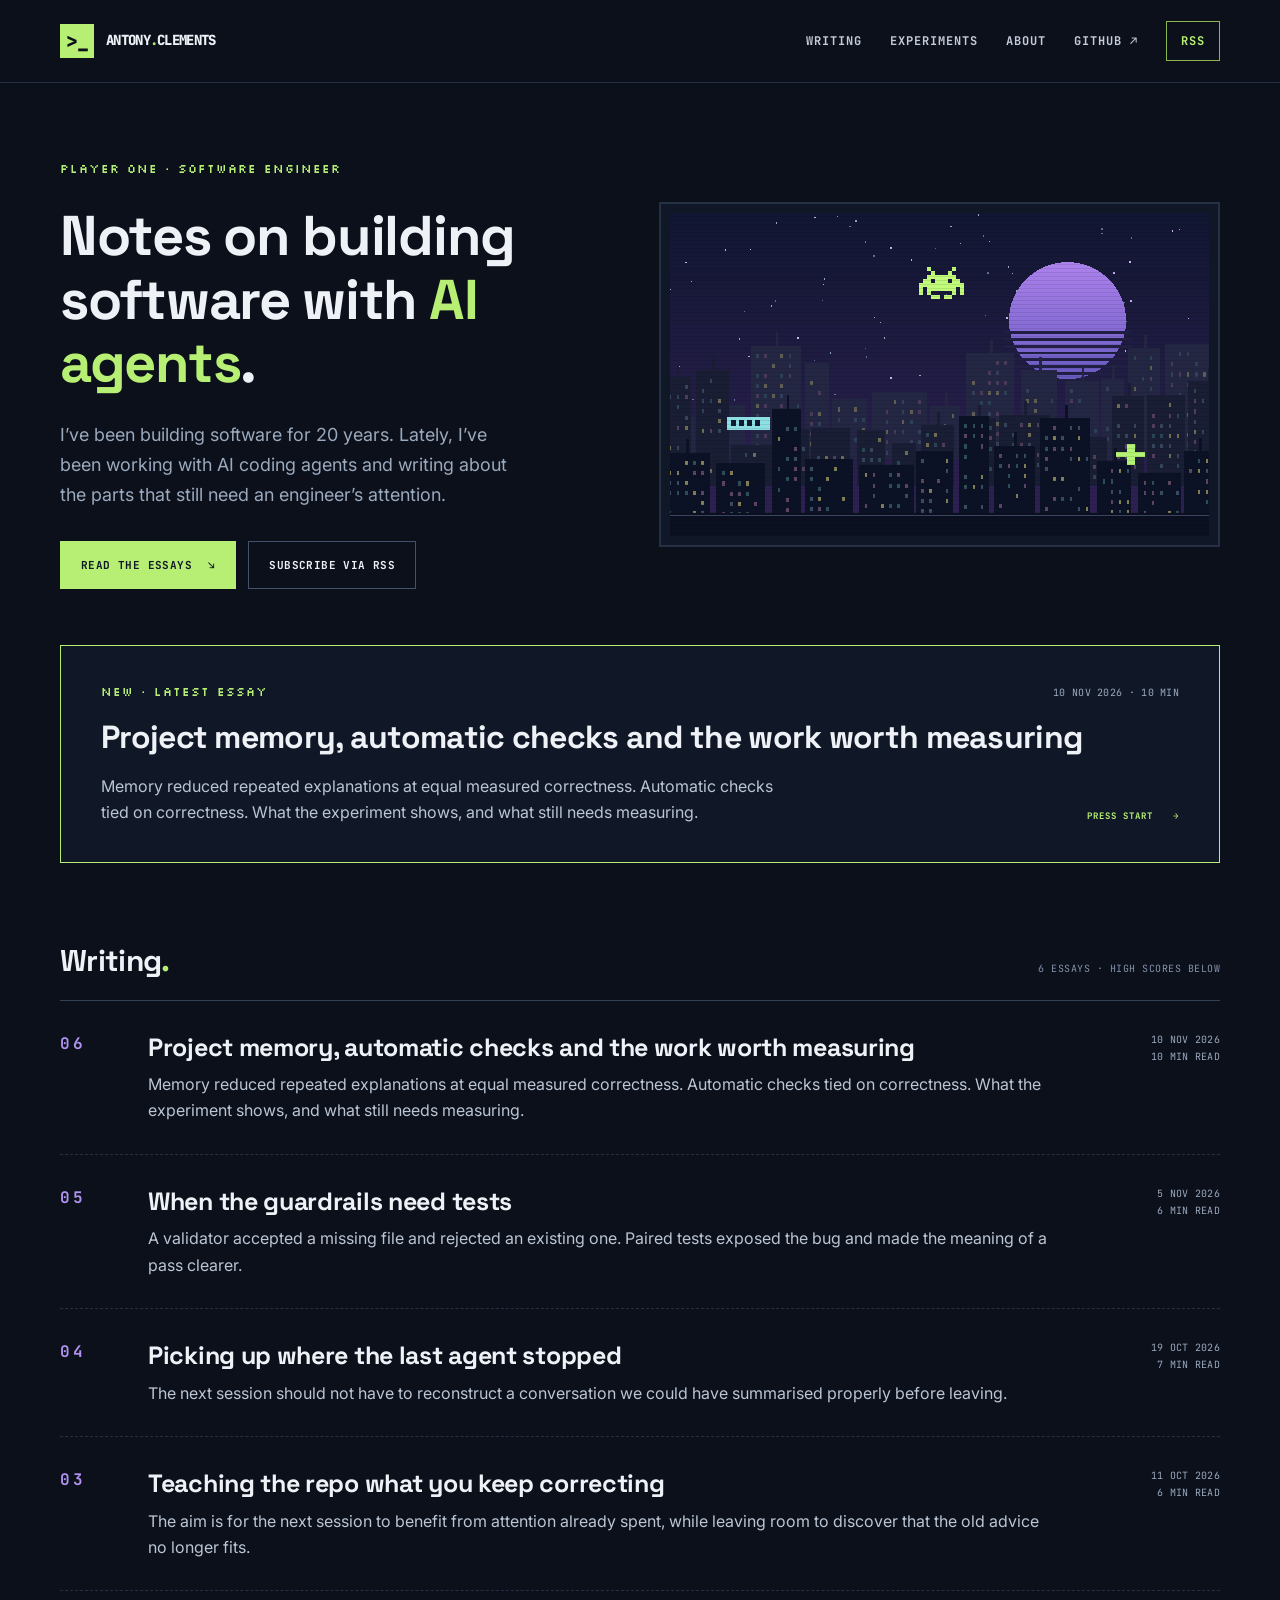
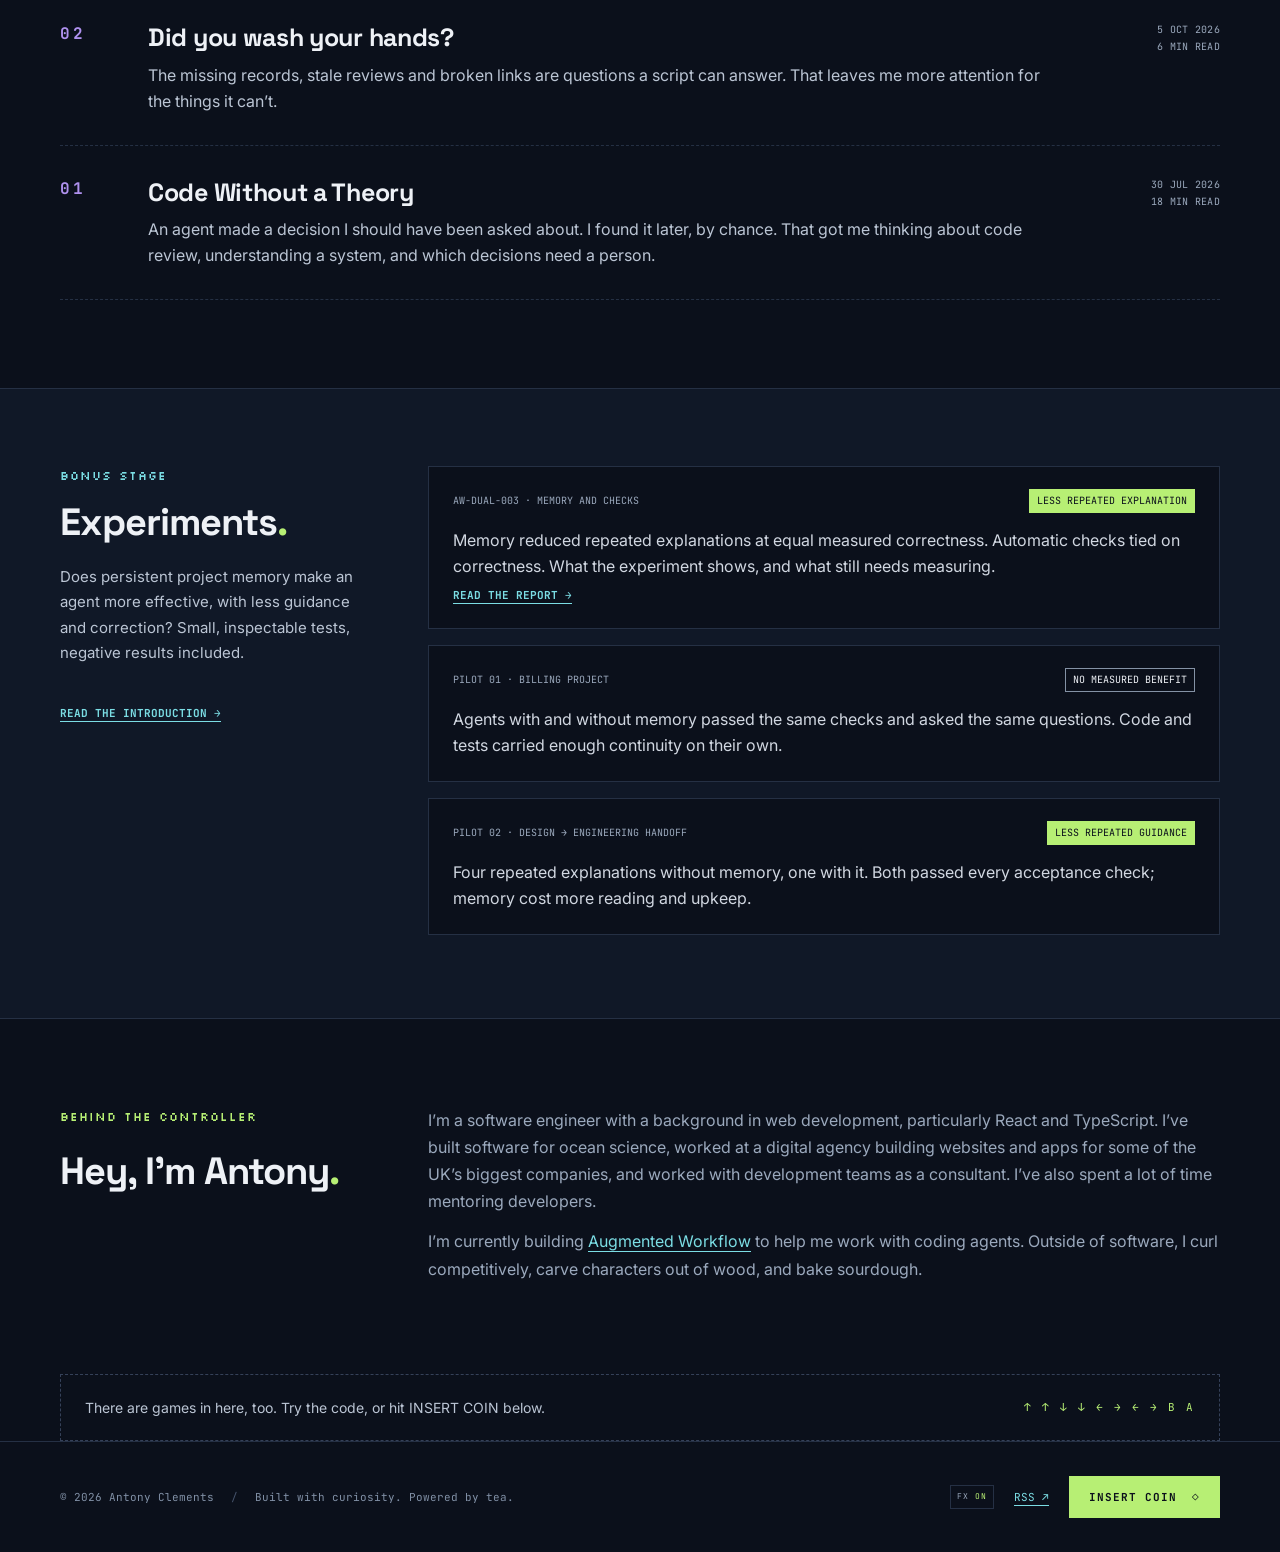
<file: index.html>
<!DOCTYPE html>
<html lang="en"><head><meta charset="utf-8"><meta name="viewport" content="width=device-width, initial-scale=1">
<title>Antony Clements — Notes on building software</title>
<link rel="canonical" href="https://antonyjclements.github.io/">
<meta name="description" content="Notes on building software by Antony Clements, a software engineer with 20 years of experience. Web development, AI coding agents, and what I learn using them.">
<meta name="theme-color" content="#0b101b"><link rel="preconnect" href="https://fonts.googleapis.com">
<link rel="preconnect" href="https://fonts.gstatic.com" crossorigin>
<link rel="stylesheet" href="https://fonts.googleapis.com/css2?family=Inter:ital,wght@0,400;0,500;0,600;0,700;0,800;1,400;1,700&amp;family=Literata:ital,opsz,wght@0,7..72,400..700;1,7..72,400..700&amp;family=JetBrains+Mono:wght@400;500;700&amp;family=Silkscreen&amp;family=Space+Grotesk:wght@400;500;600;700&amp;display=swap">
<link rel="stylesheet" href="/styles.css"><link rel="icon" href="/assets/favicon.svg" type="image/svg+xml"><link rel="alternate" type="application/rss+xml" title="Antony Clements" href="/feed.xml"><script src="/arcade.js" defer></script>  <meta property="og:type" content="website">
  <meta property="og:site_name" content="Antony Clements">
  <meta property="og:title" content="Antony Clements — Notes on building software">
  <meta property="og:description" content="Notes on building software by Antony Clements, a software engineer with 20 years of experience. Web development, AI coding agents, and what I learn using them.">
  <meta property="og:url" content="https://antonyjclements.github.io/">
  <meta property="og:image" content="https://antonyjclements.github.io/assets/social-preview.png">
  <meta property="og:image:width" content="1200">
  <meta property="og:image:height" content="630">
  <meta property="og:image:alt" content="Antony Clements — Notes on building software, in the site’s dark arcade theme.">
  <meta name="twitter:card" content="summary_large_image">
  <meta name="twitter:title" content="Antony Clements — Notes on building software">
  <meta name="twitter:description" content="Notes on building software by Antony Clements, a software engineer with 20 years of experience. Web development, AI coding agents, and what I learn using them.">
  <meta name="twitter:image" content="https://antonyjclements.github.io/assets/social-preview.png">
  <meta name="twitter:image:alt" content="Antony Clements — Notes on building software, in the site’s dark arcade theme.">
</head>
<body><a class="skip-link" href="#main">Skip to content</a><header class="site-header"><div class="inner header-row">
  <a class="brand" href="/" aria-label="Antony Clements home"><span class="brand-icon" aria-hidden="true">&gt;_</span><span>ANTONY<span class="brand-dot">.</span>CLEMENTS</span></a>
  <nav aria-label="Main navigation"><a href="/#transmissions">Writing</a><a href="/#experiments">Experiments</a><a href="/#about">About</a><a href="https://github.com/antonyjclements">GitHub <span aria-hidden="true">↗</span></a><a class="nav-rss" href="/feed.xml">RSS</a></nav>
</div></header>
<main id="main" class="home-main">
<section class="hero" aria-labelledby="hero-title"><div class="hero-copy"><p class="eyebrow"><span class="status-dot"></span> PLAYER ONE · SOFTWARE ENGINEER</p>
<h1 id="hero-title">Notes on building software with <span>AI agents</span>.</h1>
<p class="hero-description">I’ve been building software for 20 years. Lately, I’ve been working with AI coding agents and writing about the parts that still need an engineer’s attention.</p>
<div class="hero-actions"><a class="button primary" href="#transmissions">READ THE ESSAYS <span aria-hidden="true">↘</span></a><a class="button secondary" href="/feed.xml">SUBSCRIBE VIA RSS</a></div>
</div>
<div class="scene-frame"><div class="city-scene"><img src="/assets/pixel-city.svg" alt="Original pixel art: a neon city beneath a violet moon, with a green arcade invader overhead." width="800" height="480"></div></div></section>

<a class="featured-essay" href="/posts/project-memory-automatic-checks/"><div class="featured-top"><span class="eyebrow">NEW · LATEST ESSAY</span><span class="listing-date">10 NOV 2026 · 10 MIN</span></div><h2>Project memory, automatic checks and the work worth measuring</h2><div class="featured-bottom"><p>Memory reduced repeated explanations at equal measured correctness. Automatic checks tied on correctness. What the experiment shows, and what still needs measuring.</p><span class="read-link">PRESS START <span aria-hidden="true">→</span></span></div></a><section id="transmissions" class="transmissions"><div class="section-heading"><h2>Writing<span class="brand-dot">.</span></h2><span class="section-count">6 ESSAYS · HIGH SCORES BELOW</span></div><div class="writing-list"><a class="writing-row" href="/posts/project-memory-automatic-checks/"><span class="essay-number" aria-hidden="true">06</span><div class="writing-copy"><h3>Project memory, automatic checks and the work worth measuring</h3><p>Memory reduced repeated explanations at equal measured correctness. Automatic checks tied on correctness. What the experiment shows, and what still needs measuring.</p></div><div class="listing-date"><time datetime="2026-11-10">10 NOV 2026</time><span>10 MIN READ</span></div></a><a class="writing-row" href="/posts/when-the-guardrails-need-tests/"><span class="essay-number" aria-hidden="true">05</span><div class="writing-copy"><h3>When the guardrails need tests</h3><p>A validator accepted a missing file and rejected an existing one. Paired tests exposed the bug and made the meaning of a pass clearer.</p></div><div class="listing-date"><time datetime="2026-11-05">5 NOV 2026</time><span>6 MIN READ</span></div></a><a class="writing-row" href="/posts/picking-up-where-the-last-agent-stopped/"><span class="essay-number" aria-hidden="true">04</span><div class="writing-copy"><h3>Picking up where the last agent stopped</h3><p>The next session should not have to reconstruct a conversation we could have summarised properly before leaving.</p></div><div class="listing-date"><time datetime="2026-10-19">19 OCT 2026</time><span>7 MIN READ</span></div></a><a class="writing-row" href="/posts/teaching-the-repo-what-you-keep-correcting/"><span class="essay-number" aria-hidden="true">03</span><div class="writing-copy"><h3>Teaching the repo what you keep correcting</h3><p>The aim is for the next session to benefit from attention already spent, while leaving room to discover that the old advice no longer fits.</p></div><div class="listing-date"><time datetime="2026-10-11">11 OCT 2026</time><span>6 MIN READ</span></div></a><a class="writing-row" href="/posts/did-you-wash-your-hands/"><span class="essay-number" aria-hidden="true">02</span><div class="writing-copy"><h3>Did you wash your hands?</h3><p>The missing records, stale reviews and broken links are questions a script can answer. That leaves me more attention for the things it can’t.</p></div><div class="listing-date"><time datetime="2026-10-05">5 OCT 2026</time><span>6 MIN READ</span></div></a><a class="writing-row" href="/posts/code-without-a-theory/"><span class="essay-number" aria-hidden="true">01</span><div class="writing-copy"><h3>Code Without a Theory</h3><p>An agent made a decision I should have been asked about. I found it later, by chance. That got me thinking about code review, understanding a system, and which decisions need a person.</p></div><div class="listing-date"><time datetime="2026-07-30">30 JUL 2026</time><span>18 MIN READ</span></div></a></div></section><section id="experiments" class="experiments" aria-labelledby="experiments-title"><div class="experiments-inner"><div class="experiment-intro"><p class="eyebrow">BONUS STAGE</p><h2 id="experiments-title">Experiments<span class="brand-dot">.</span></h2><p>Does persistent project memory make an agent more effective, with less guidance and correction? Small, inspectable tests, negative results included.</p><a class="experiment-link" href="/experiments/">READ THE INTRODUCTION →</a></div><div class="pilot-list"><div class="pilot-card"><div class="pilot-meta"><span>AW-DUAL-003 · MEMORY AND CHECKS</span><span class="pilot-result positive">LESS REPEATED EXPLANATION</span></div><p>Memory reduced repeated explanations at equal measured correctness. Automatic checks tied on correctness. What the experiment shows, and what still needs measuring.</p><a class="experiment-link" href="/posts/project-memory-automatic-checks/">READ THE REPORT →</a></div><div class="pilot-card"><div class="pilot-meta"><span>PILOT 01 · BILLING PROJECT</span><span class="pilot-result">NO MEASURED BENEFIT</span></div><p>Agents with and without memory passed the same checks and asked the same questions. Code and tests carried enough continuity on their own.</p></div><div class="pilot-card"><div class="pilot-meta"><span>PILOT 02 · DESIGN → ENGINEERING HANDOFF</span><span class="pilot-result positive">LESS REPEATED GUIDANCE</span></div><p>Four repeated explanations without memory, one with it. Both passed every acceptance check; memory cost more reading and upkeep.</p></div></div></div></section><section id="about" class="about-panel"><div><p class="eyebrow">BEHIND THE CONTROLLER</p><h2>Hey, I’m Antony<span class="brand-dot">.</span></h2></div><div><p>I’m a software engineer with a background in web development, particularly React and TypeScript. I’ve built software for ocean science, worked at a digital agency building websites and apps for some of the UK’s biggest companies, and worked with development teams as a consultant. I’ve also spent a lot of time mentoring developers.</p><p>I’m currently building <a href="https://github.com/antonyjclements/augmented-workflow">Augmented Workflow</a> to help me work with coding agents. Outside of software, I curl competitively, carve characters out of wood, and bake sourdough.</p></div></section>
<div class="cheat-hint"><p>There are games in here, too. Try the code, or hit INSERT COIN below.</p><span class="cheat-keys" aria-label="Up, up, down, down, left, right, left, right, B, A">↑ ↑ ↓ ↓ ← → ← → B A</span></div>
</main><footer class="site-footer"><div class="inner footer-row"><p>© 2026 Antony Clements <span class="footer-divider">/</span> Built with curiosity. Powered by tea.</p><div><button class="motion-toggle" type="button" aria-pressed="false" aria-label="Pause visual animations">FX <span>ON</span></button><a href="/feed.xml">RSS ↗</a><button class="secret-trigger" type="button" aria-label="Enter the secret arcade">INSERT COIN <span aria-hidden="true">◇</span></button></div></div></footer></body></html>
</file>
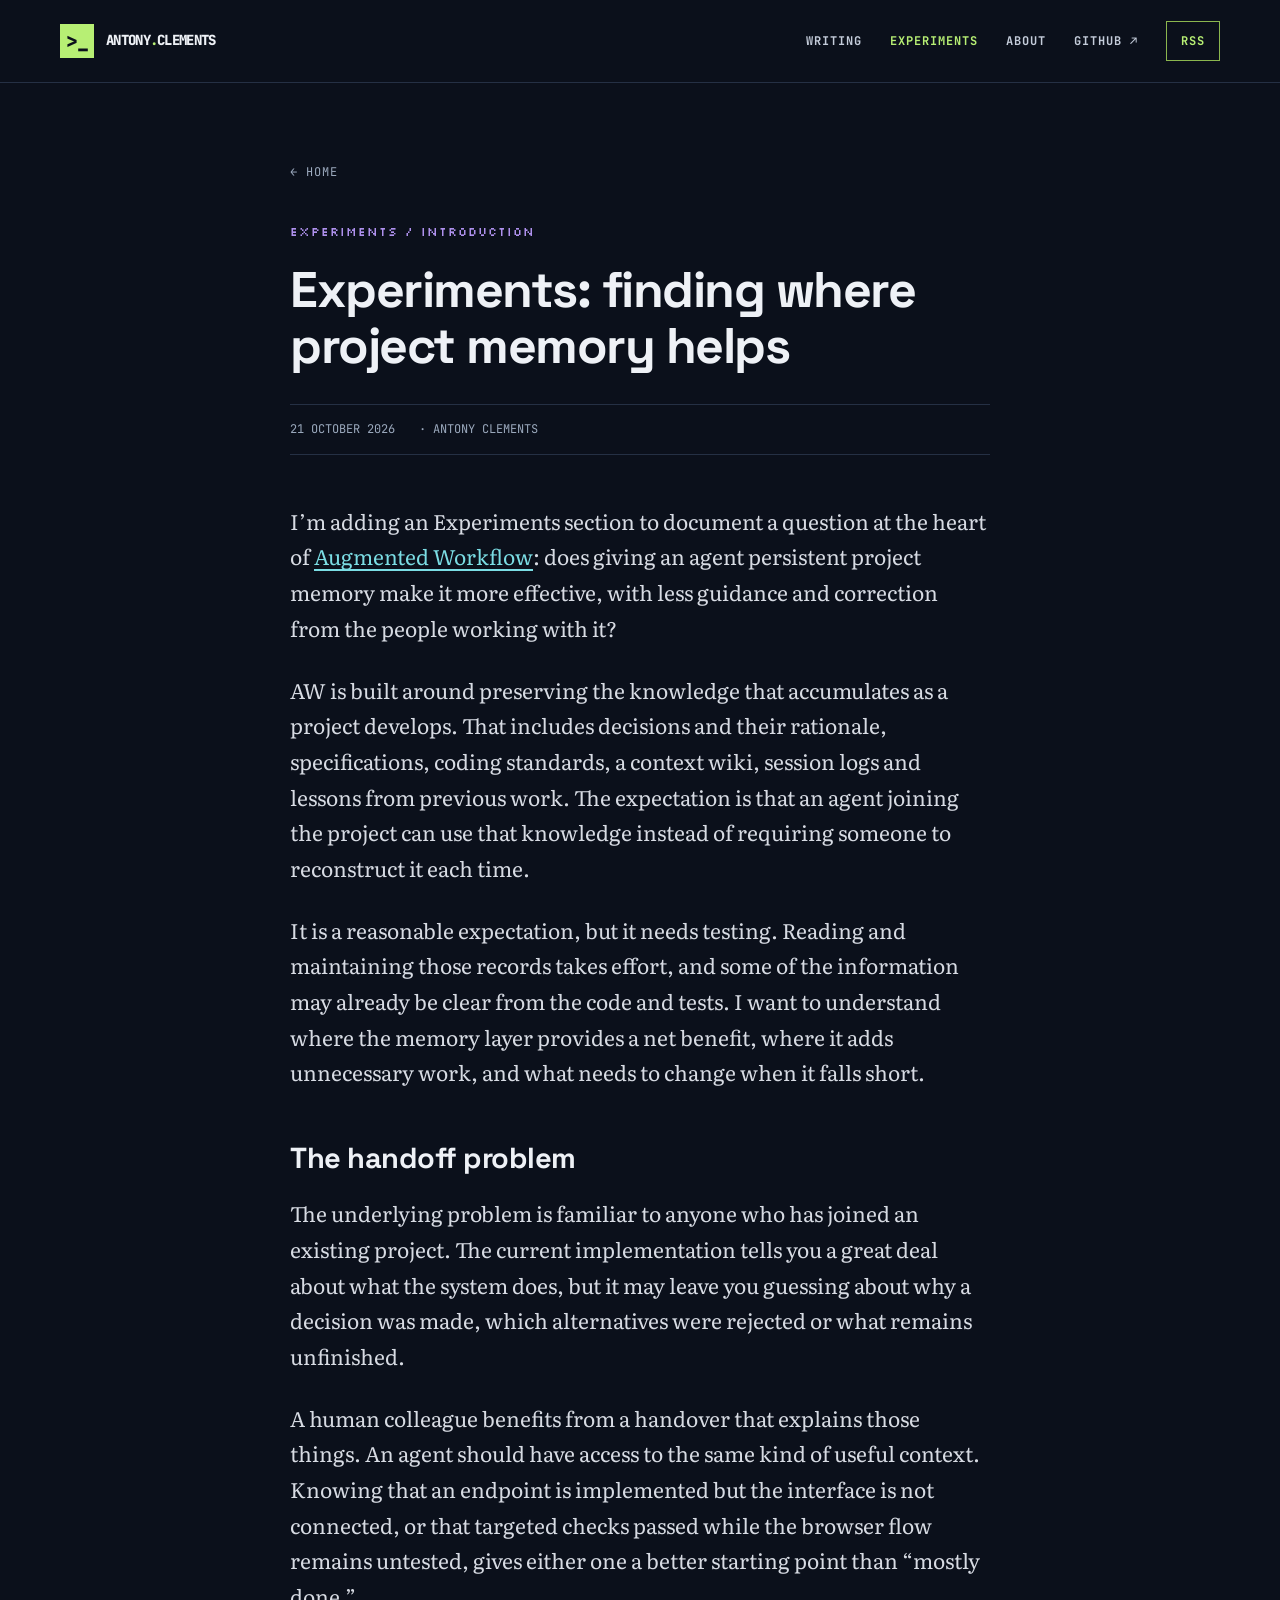
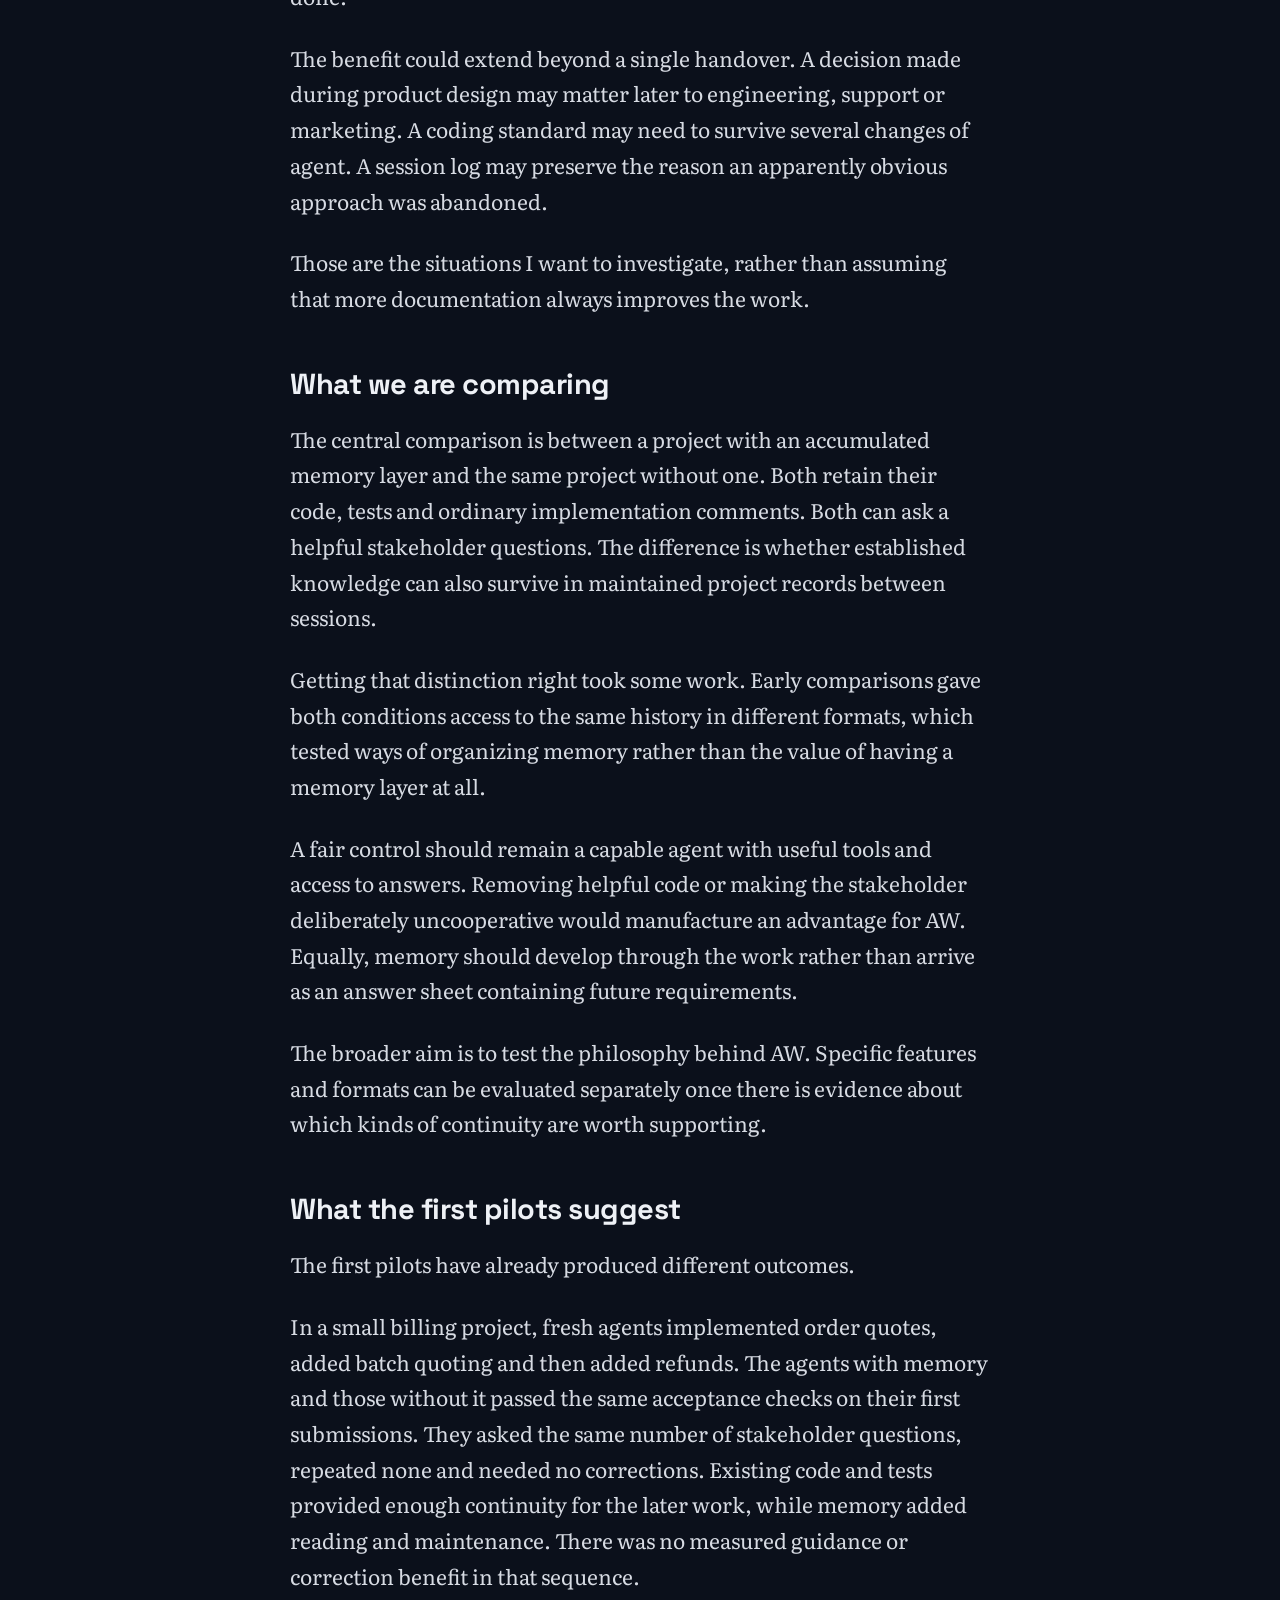
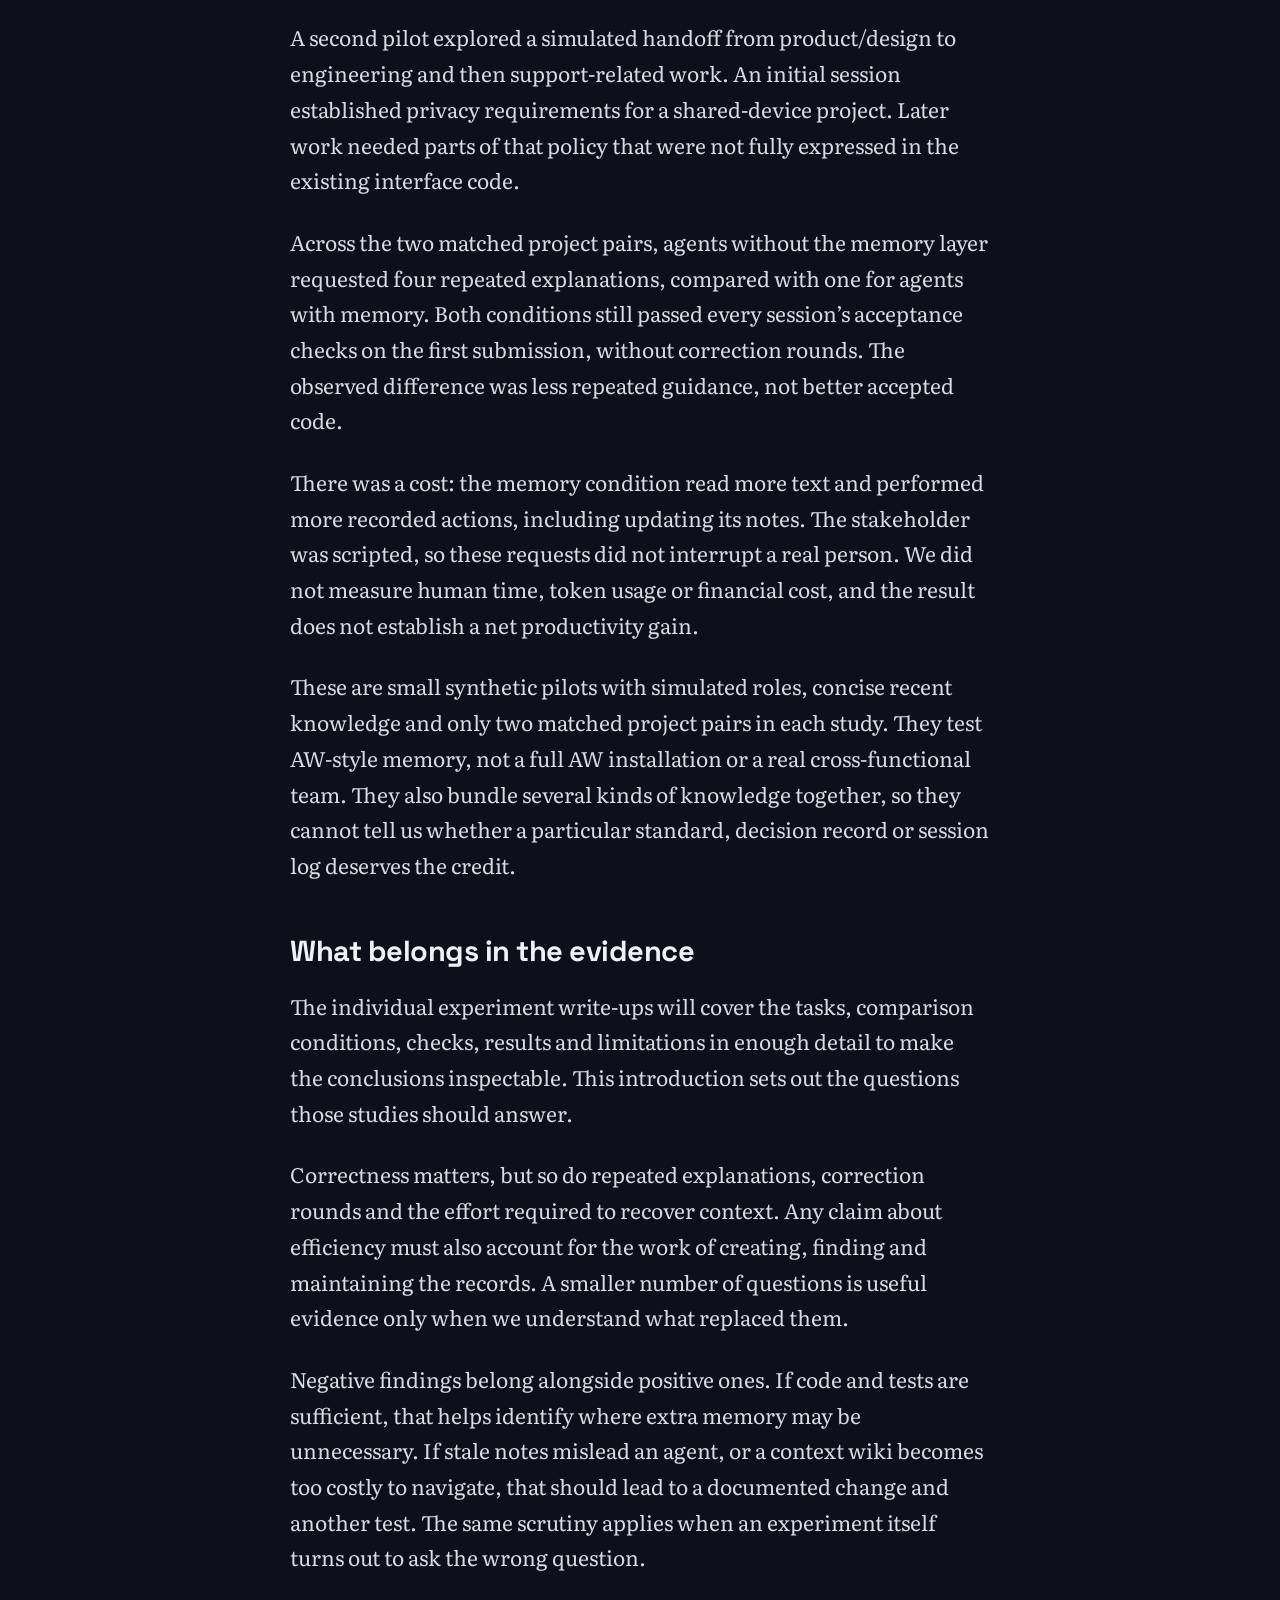
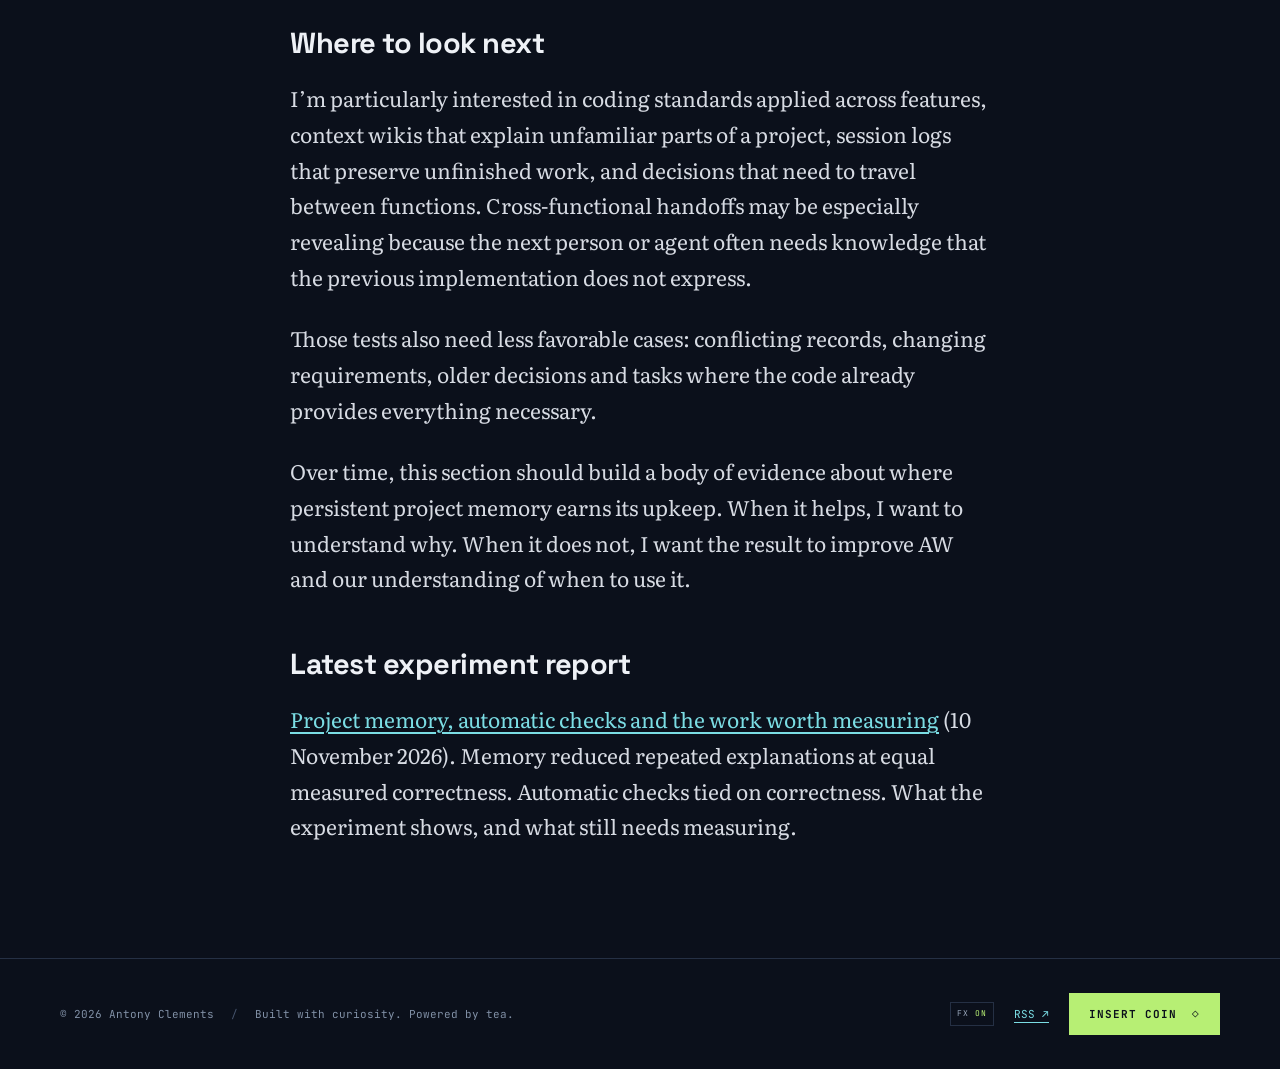
<file: experiments/index.html>
<!DOCTYPE html>
<html lang="en">
<head>
  <meta charset="utf-8">
  <meta name="viewport" content="width=device-width, initial-scale=1">
  <title>Experiments: finding where project memory helps &mdash; Antony Clements</title>
  <meta name="description" content="Testing where persistent project memory helps agents, where it adds work, and what the evidence means for Augmented Workflow.">
  <link rel="preconnect" href="https://fonts.googleapis.com">
<link rel="preconnect" href="https://fonts.gstatic.com" crossorigin>
<link rel="stylesheet" href="https://fonts.googleapis.com/css2?family=Inter:ital,wght@0,400;0,500;0,600;0,700;0,800;1,400;1,700&amp;family=Literata:ital,opsz,wght@0,7..72,400..700;1,7..72,400..700&amp;family=JetBrains+Mono:wght@400;500;700&amp;family=Silkscreen&amp;family=Space+Grotesk:wght@400;500;600;700&amp;display=swap">
<link rel="stylesheet" href="/styles.css">
  <link rel="canonical" href="https://antonyjclements.github.io/experiments/">
<meta name="theme-color" content="#0b101b"><link rel="icon" href="/assets/favicon.svg" type="image/svg+xml"><script src="/arcade.js" defer></script>
  <meta property="og:type" content="article">
  <meta property="og:site_name" content="Antony Clements">
  <meta property="og:title" content="Experiments: finding where project memory helps — Antony Clements">
  <meta property="og:description" content="Testing where persistent project memory helps agents, where it adds work, and what the evidence means for Augmented Workflow.">
  <meta property="og:url" content="https://antonyjclements.github.io/experiments/">
  <meta property="og:image" content="https://antonyjclements.github.io/assets/social-preview.png">
  <meta property="og:image:width" content="1200">
  <meta property="og:image:height" content="630">
  <meta property="og:image:alt" content="Antony Clements — Notes on building software, in the site’s dark arcade theme.">
  <meta name="twitter:card" content="summary_large_image">
  <meta name="twitter:title" content="Experiments: finding where project memory helps — Antony Clements">
  <meta name="twitter:description" content="Testing where persistent project memory helps agents, where it adds work, and what the evidence means for Augmented Workflow.">
  <meta name="twitter:image" content="https://antonyjclements.github.io/assets/social-preview.png">
  <meta name="twitter:image:alt" content="Antony Clements — Notes on building software, in the site’s dark arcade theme.">
  <meta property="article:published_time" content="2026-10-21">
</head>
<body class="article-page"><a class="skip-link" href="#main">Skip to content</a>
<header class="site-header"><div class="inner header-row">
  <a class="brand" href="/" aria-label="Antony Clements home"><span class="brand-icon" aria-hidden="true">&gt;_</span><span>ANTONY<span class="brand-dot">.</span>CLEMENTS</span></a>
  <nav aria-label="Main navigation"><a href="/#transmissions">Writing</a><a href="/experiments/" aria-current="page">Experiments</a><a href="/#about">About</a><a href="https://github.com/antonyjclements">GitHub <span aria-hidden="true">↗</span></a><a class="nav-rss" href="/feed.xml">RSS</a></nav>
</div></header>

<main id="main" class="article-main"><a class="back-link" href="/">← HOME</a>
<article><p class="eyebrow">EXPERIMENTS / INTRODUCTION</p>
<h1>Experiments: finding where project memory helps</h1>
<p class="meta"><time datetime="2026-10-21">21 October 2026</time> &middot; Antony Clements</p>
<p>I’m adding an Experiments section to document a question at the heart of <a href="https://github.com/antonyjclements/augmented-workflow">Augmented Workflow</a>: does giving an agent persistent project memory make it more effective, with less guidance and correction from the people working with it?</p>
<p>AW is built around preserving the knowledge that accumulates as a project develops. That includes decisions and their rationale, specifications, coding standards, a context wiki, session logs and lessons from previous work. The expectation is that an agent joining the project can use that knowledge instead of requiring someone to reconstruct it each time.</p>
<p>It is a reasonable expectation, but it needs testing. Reading and maintaining those records takes effort, and some of the information may already be clear from the code and tests. I want to understand where the memory layer provides a net benefit, where it adds unnecessary work, and what needs to change when it falls short.</p>
<h2>The handoff problem</h2>
<p>The underlying problem is familiar to anyone who has joined an existing project. The current implementation tells you a great deal about what the system does, but it may leave you guessing about why a decision was made, which alternatives were rejected or what remains unfinished.</p>
<p>A human colleague benefits from a handover that explains those things. An agent should have access to the same kind of useful context. Knowing that an endpoint is implemented but the interface is not connected, or that targeted checks passed while the browser flow remains untested, gives either one a better starting point than “mostly done.”</p>
<p>The benefit could extend beyond a single handover. A decision made during product design may matter later to engineering, support or marketing. A coding standard may need to survive several changes of agent. A session log may preserve the reason an apparently obvious approach was abandoned.</p>
<p>Those are the situations I want to investigate, rather than assuming that more documentation always improves the work.</p>
<h2>What we are comparing</h2>
<p>The central comparison is between a project with an accumulated memory layer and the same project without one. Both retain their code, tests and ordinary implementation comments. Both can ask a helpful stakeholder questions. The difference is whether established knowledge can also survive in maintained project records between sessions.</p>
<p>Getting that distinction right took some work. Early comparisons gave both conditions access to the same history in different formats, which tested ways of organizing memory rather than the value of having a memory layer at all.</p>
<p>A fair control should remain a capable agent with useful tools and access to answers. Removing helpful code or making the stakeholder deliberately uncooperative would manufacture an advantage for AW. Equally, memory should develop through the work rather than arrive as an answer sheet containing future requirements.</p>
<p>The broader aim is to test the philosophy behind AW. Specific features and formats can be evaluated separately once there is evidence about which kinds of continuity are worth supporting.</p>
<h2>What the first pilots suggest</h2>
<p>The first pilots have already produced different outcomes.</p>
<p>In a small billing project, fresh agents implemented order quotes, added batch quoting and then added refunds. The agents with memory and those without it passed the same acceptance checks on their first submissions. They asked the same number of stakeholder questions, repeated none and needed no corrections. Existing code and tests provided enough continuity for the later work, while memory added reading and maintenance. There was no measured guidance or correction benefit in that sequence.</p>
<p>A second pilot explored a simulated handoff from product/design to engineering and then support-related work. An initial session established privacy requirements for a shared-device project. Later work needed parts of that policy that were not fully expressed in the existing interface code.</p>
<p>Across the two matched project pairs, agents without the memory layer requested four repeated explanations, compared with one for agents with memory. Both conditions still passed every session’s acceptance checks on the first submission, without correction rounds. The observed difference was less repeated guidance, not better accepted code.</p>
<p>There was a cost: the memory condition read more text and performed more recorded actions, including updating its notes. The stakeholder was scripted, so these requests did not interrupt a real person. We did not measure human time, token usage or financial cost, and the result does not establish a net productivity gain.</p>
<p>These are small synthetic pilots with simulated roles, concise recent knowledge and only two matched project pairs in each study. They test AW-style memory, not a full AW installation or a real cross-functional team. They also bundle several kinds of knowledge together, so they cannot tell us whether a particular standard, decision record or session log deserves the credit.</p>
<h2>What belongs in the evidence</h2>
<p>The individual experiment write-ups will cover the tasks, comparison conditions, checks, results and limitations in enough detail to make the conclusions inspectable. This introduction sets out the questions those studies should answer.</p>
<p>Correctness matters, but so do repeated explanations, correction rounds and the effort required to recover context. Any claim about efficiency must also account for the work of creating, finding and maintaining the records. A smaller number of questions is useful evidence only when we understand what replaced them.</p>
<p>Negative findings belong alongside positive ones. If code and tests are sufficient, that helps identify where extra memory may be unnecessary. If stale notes mislead an agent, or a context wiki becomes too costly to navigate, that should lead to a documented change and another test. The same scrutiny applies when an experiment itself turns out to ask the wrong question.</p>
<h2>Where to look next</h2>
<p>I’m particularly interested in coding standards applied across features, context wikis that explain unfamiliar parts of a project, session logs that preserve unfinished work, and decisions that need to travel between functions. Cross-functional handoffs may be especially revealing because the next person or agent often needs knowledge that the previous implementation does not express.</p>
<p>Those tests also need less favorable cases: conflicting records, changing requirements, older decisions and tasks where the code already provides everything necessary.</p>
<p>Over time, this section should build a body of evidence about where persistent project memory earns its upkeep. When it helps, I want to understand why. When it does not, I want the result to improve AW and our understanding of when to use it.</p>
<h2>Latest experiment report</h2><p><a href="/posts/project-memory-automatic-checks/">Project memory, automatic checks and the work worth measuring</a> (10 November 2026). Memory reduced repeated explanations at equal measured correctness. Automatic checks tied on correctness. What the experiment shows, and what still needs measuring.</p>
</article></main>
<footer class="site-footer"><div class="inner footer-row"><p>© 2026 Antony Clements <span class="footer-divider">/</span> Built with curiosity. Powered by tea.</p><div><button class="motion-toggle" type="button" aria-pressed="false" aria-label="Pause visual animations">FX <span>ON</span></button><a href="/feed.xml">RSS ↗</a><button class="secret-trigger" type="button" aria-label="Enter the secret arcade">INSERT COIN <span aria-hidden="true">◇</span></button></div></div></footer>

</body>
</html>
</file>
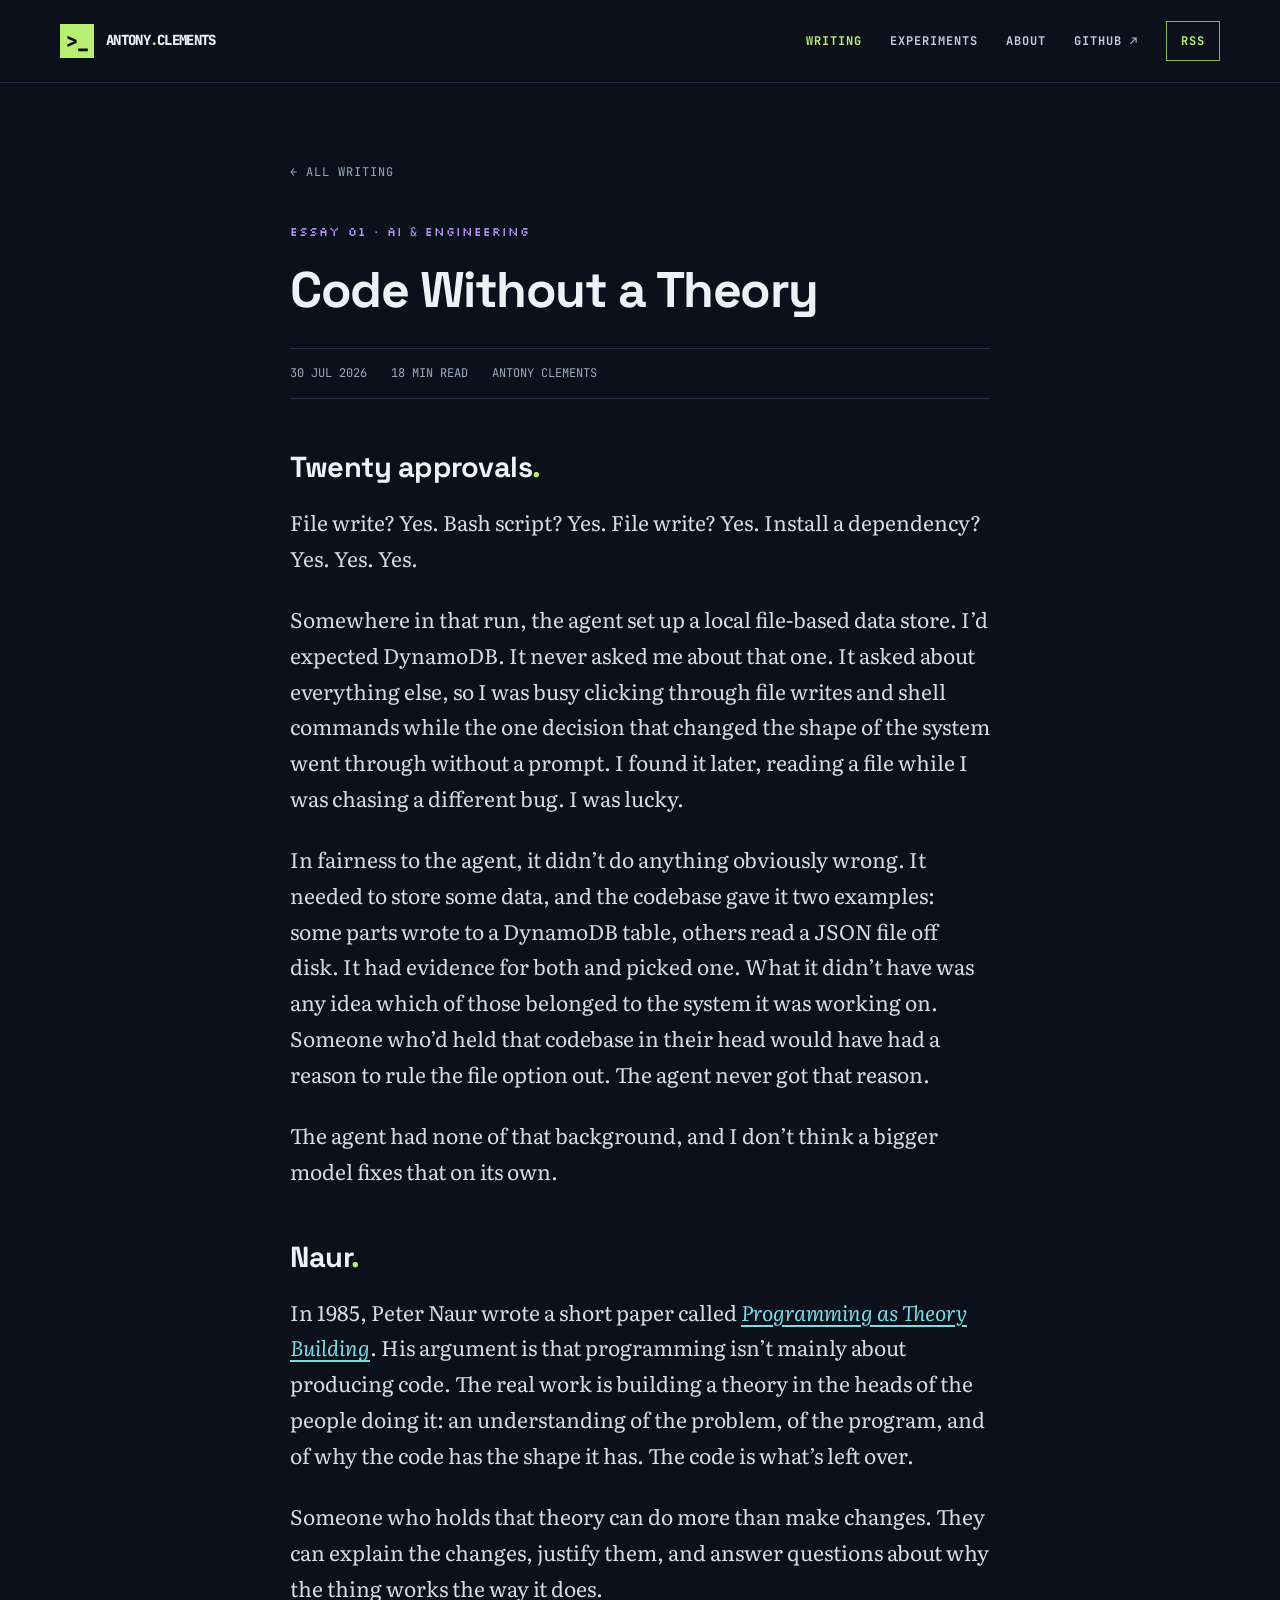
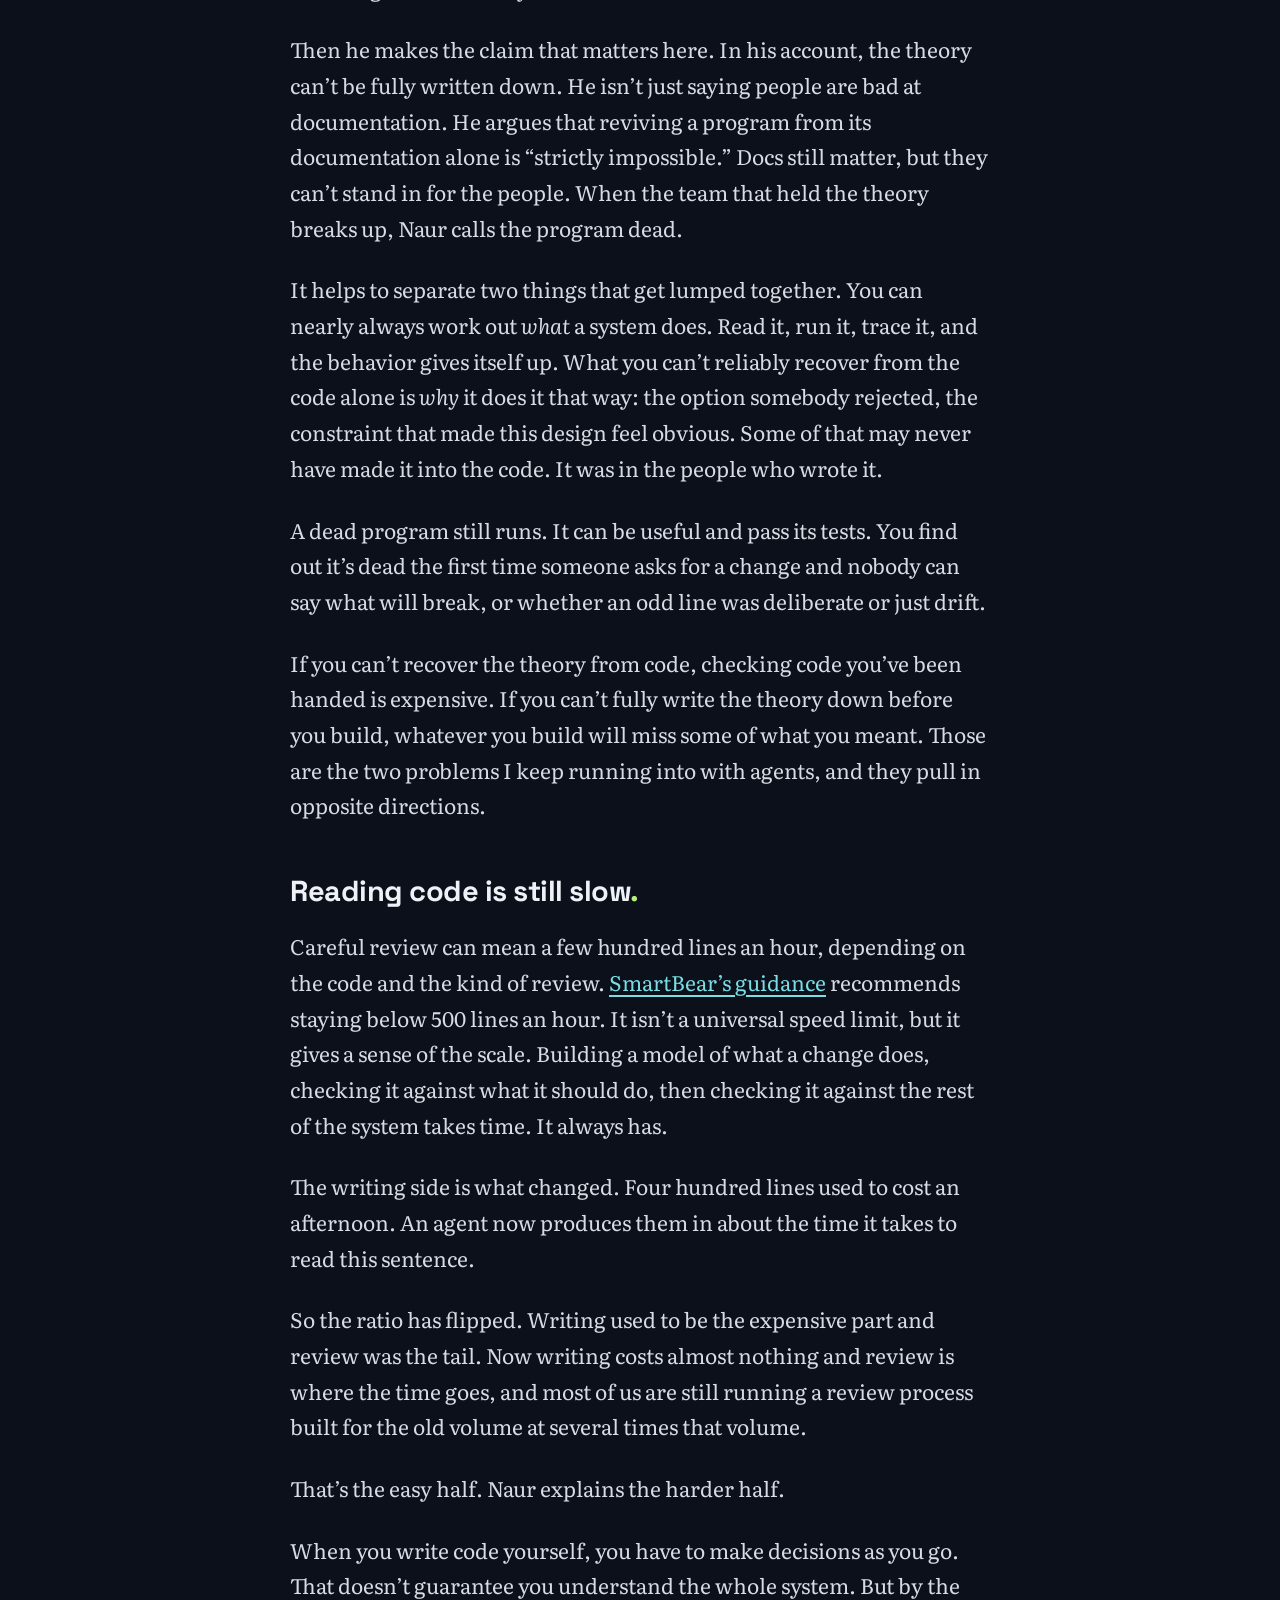
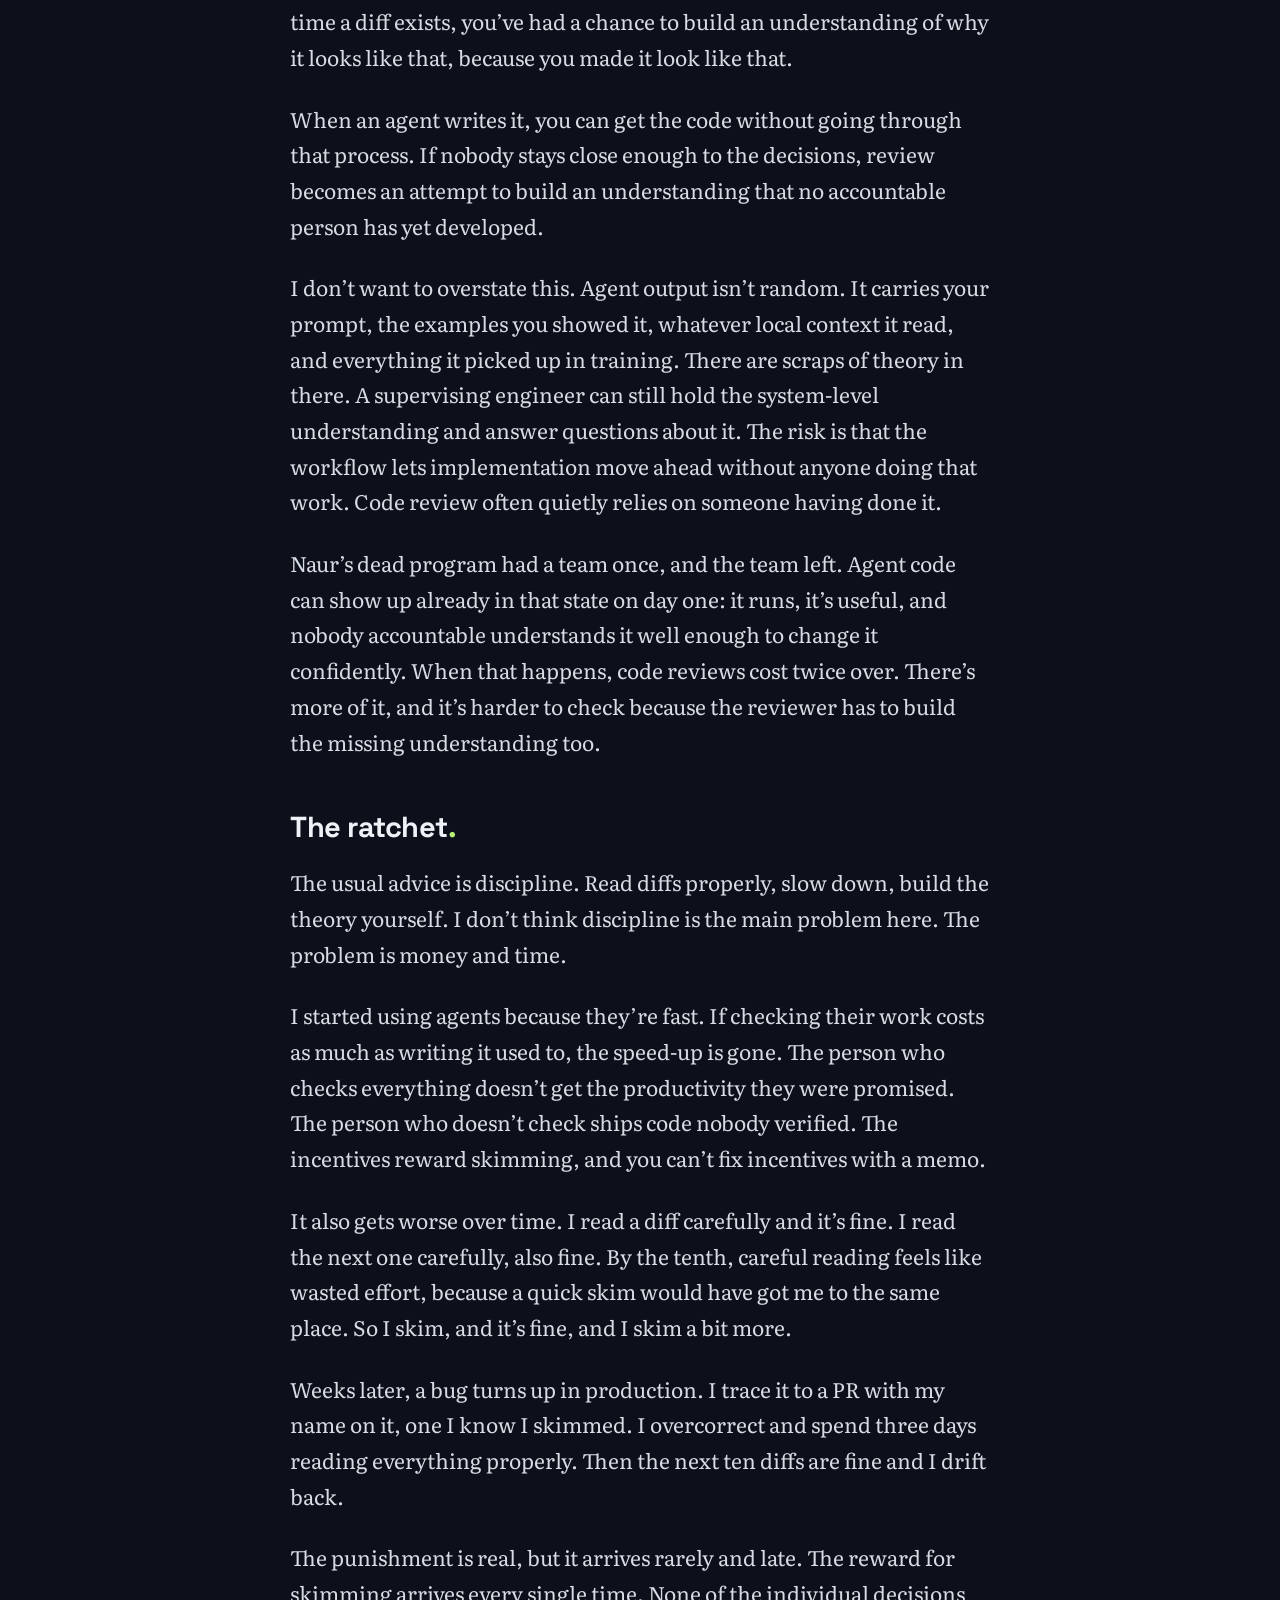
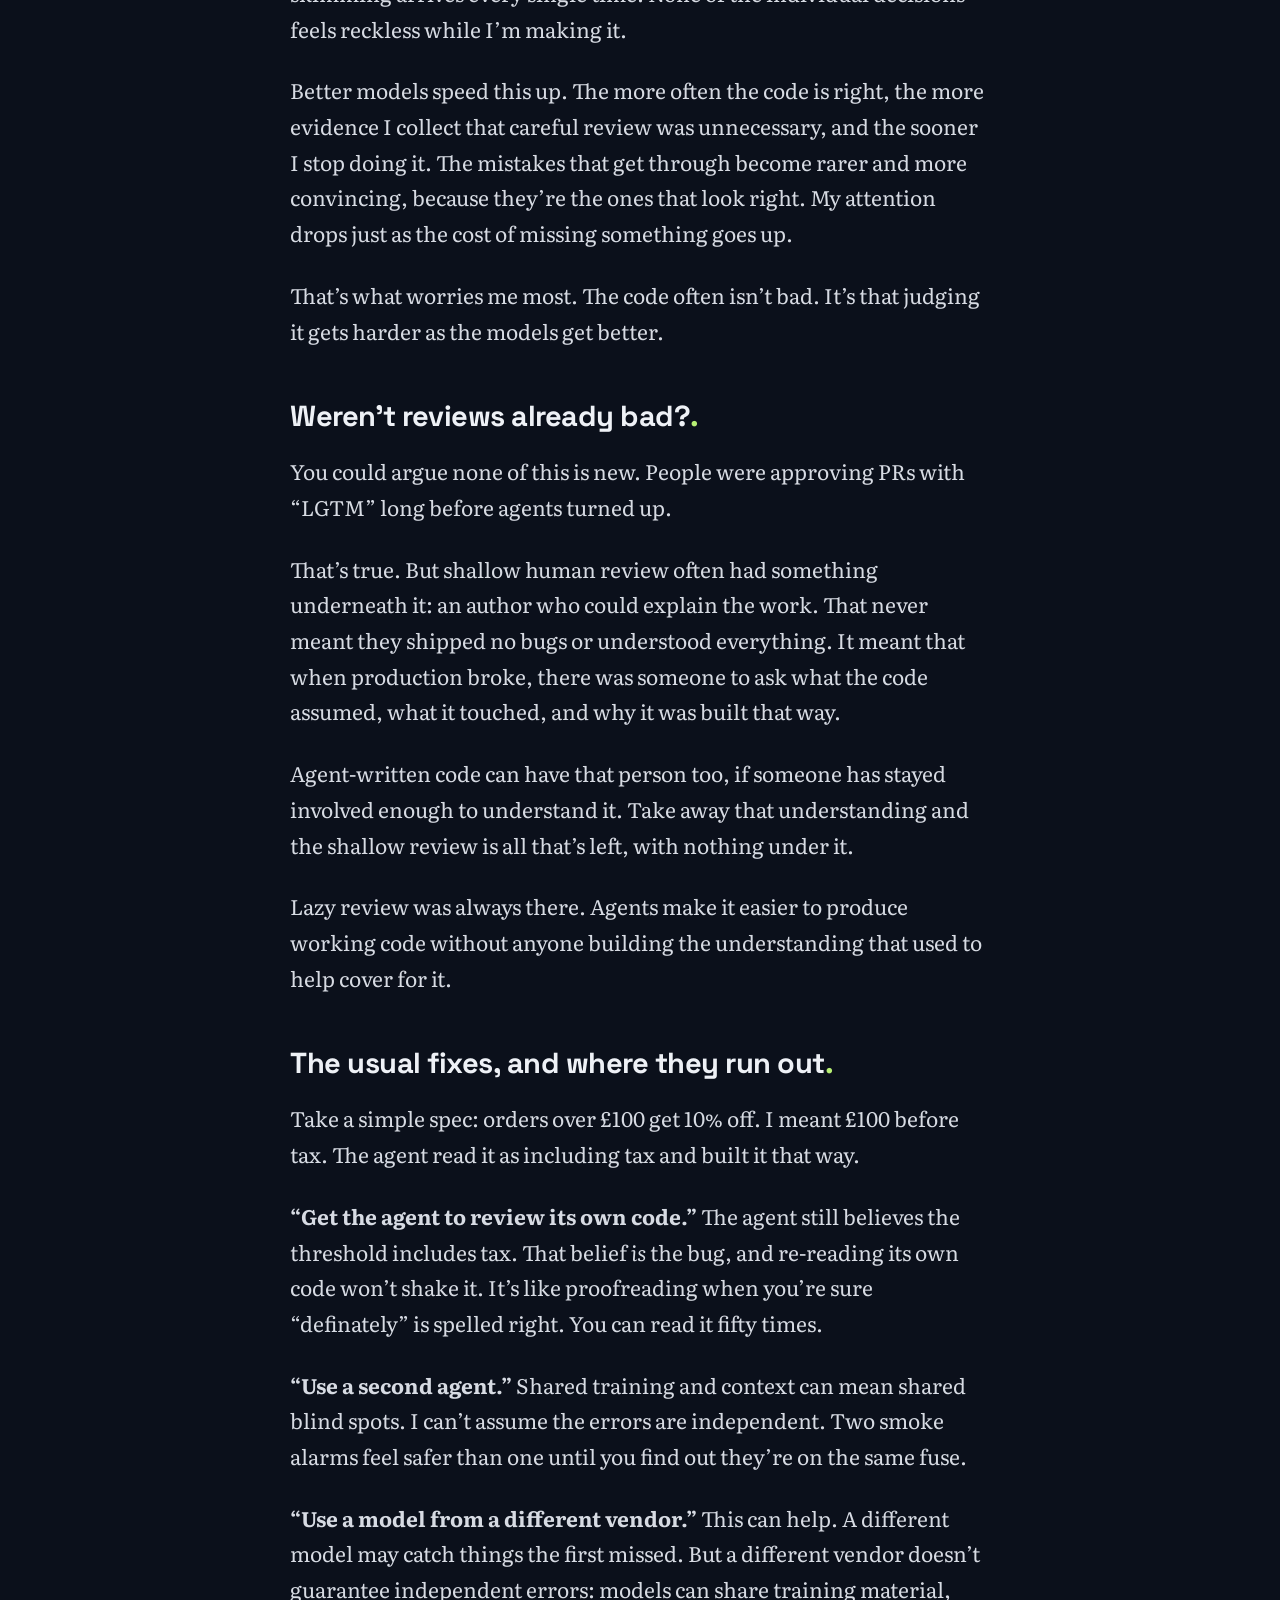
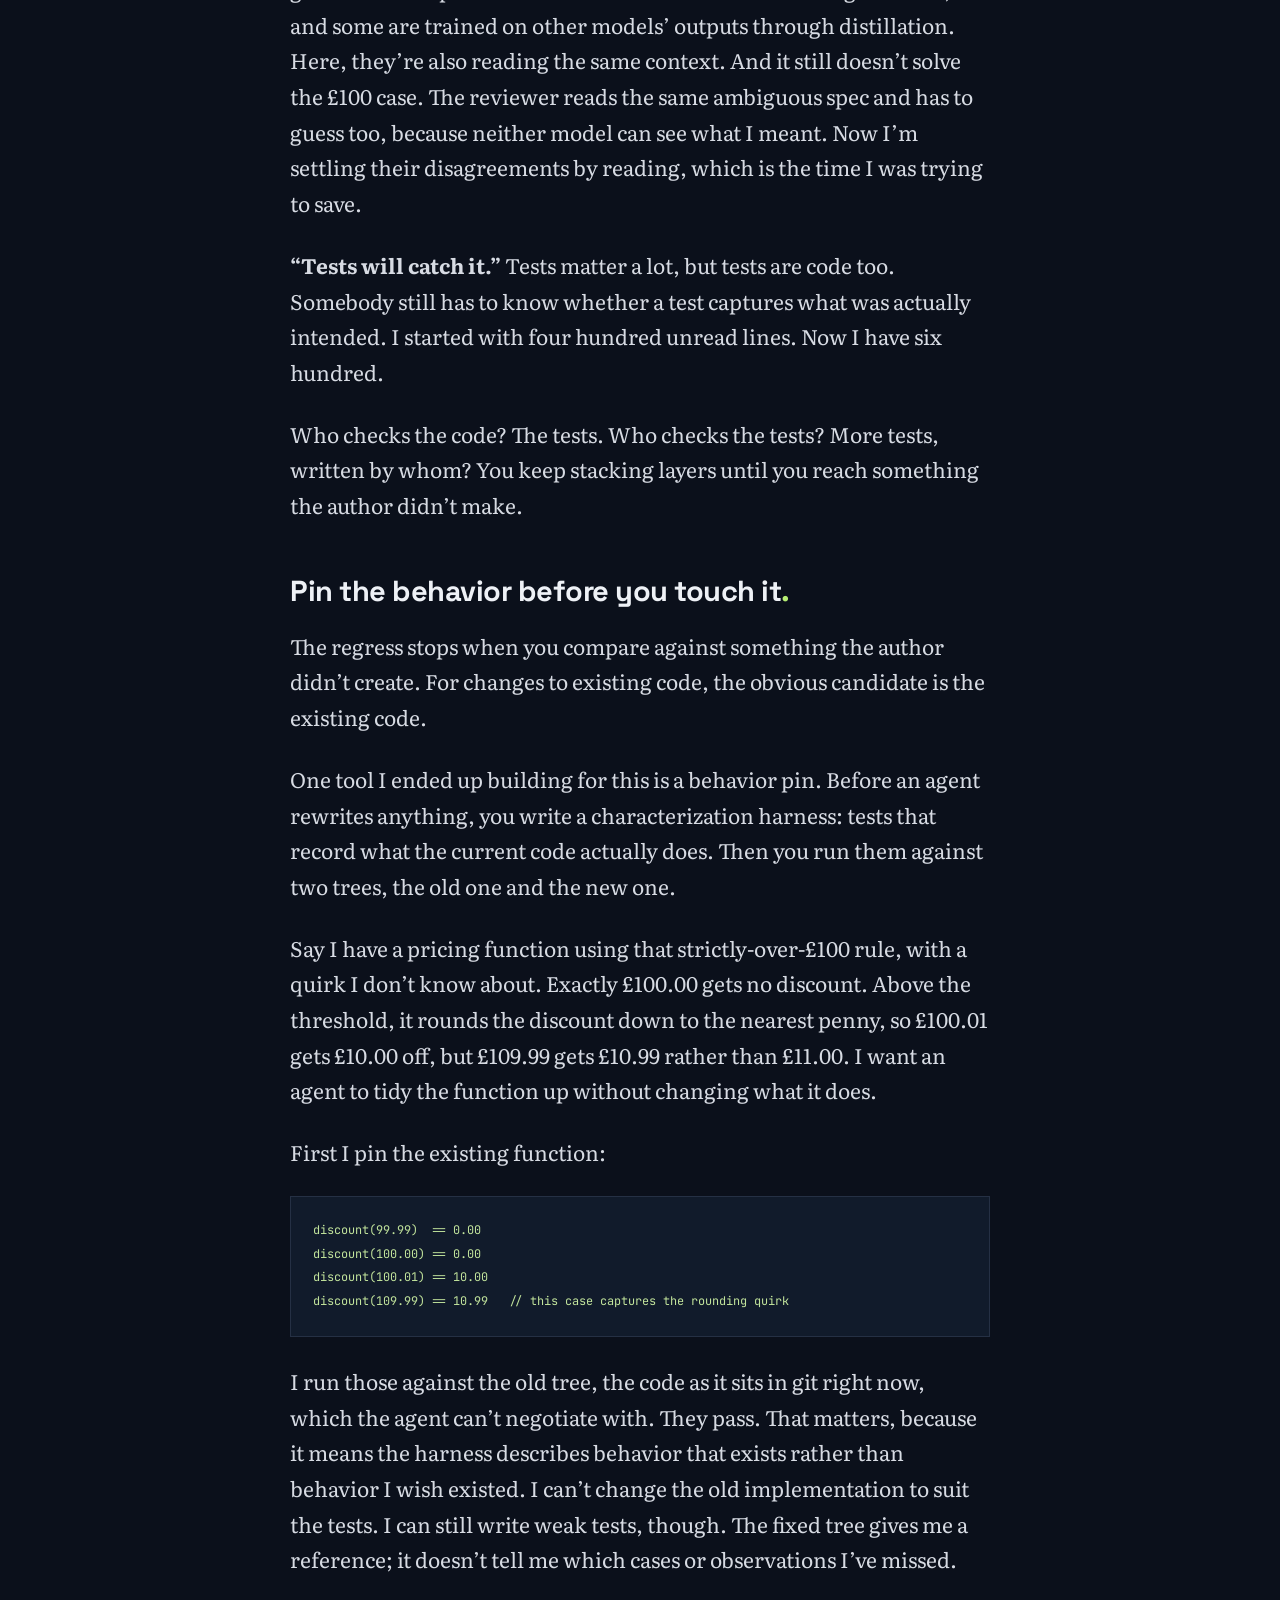
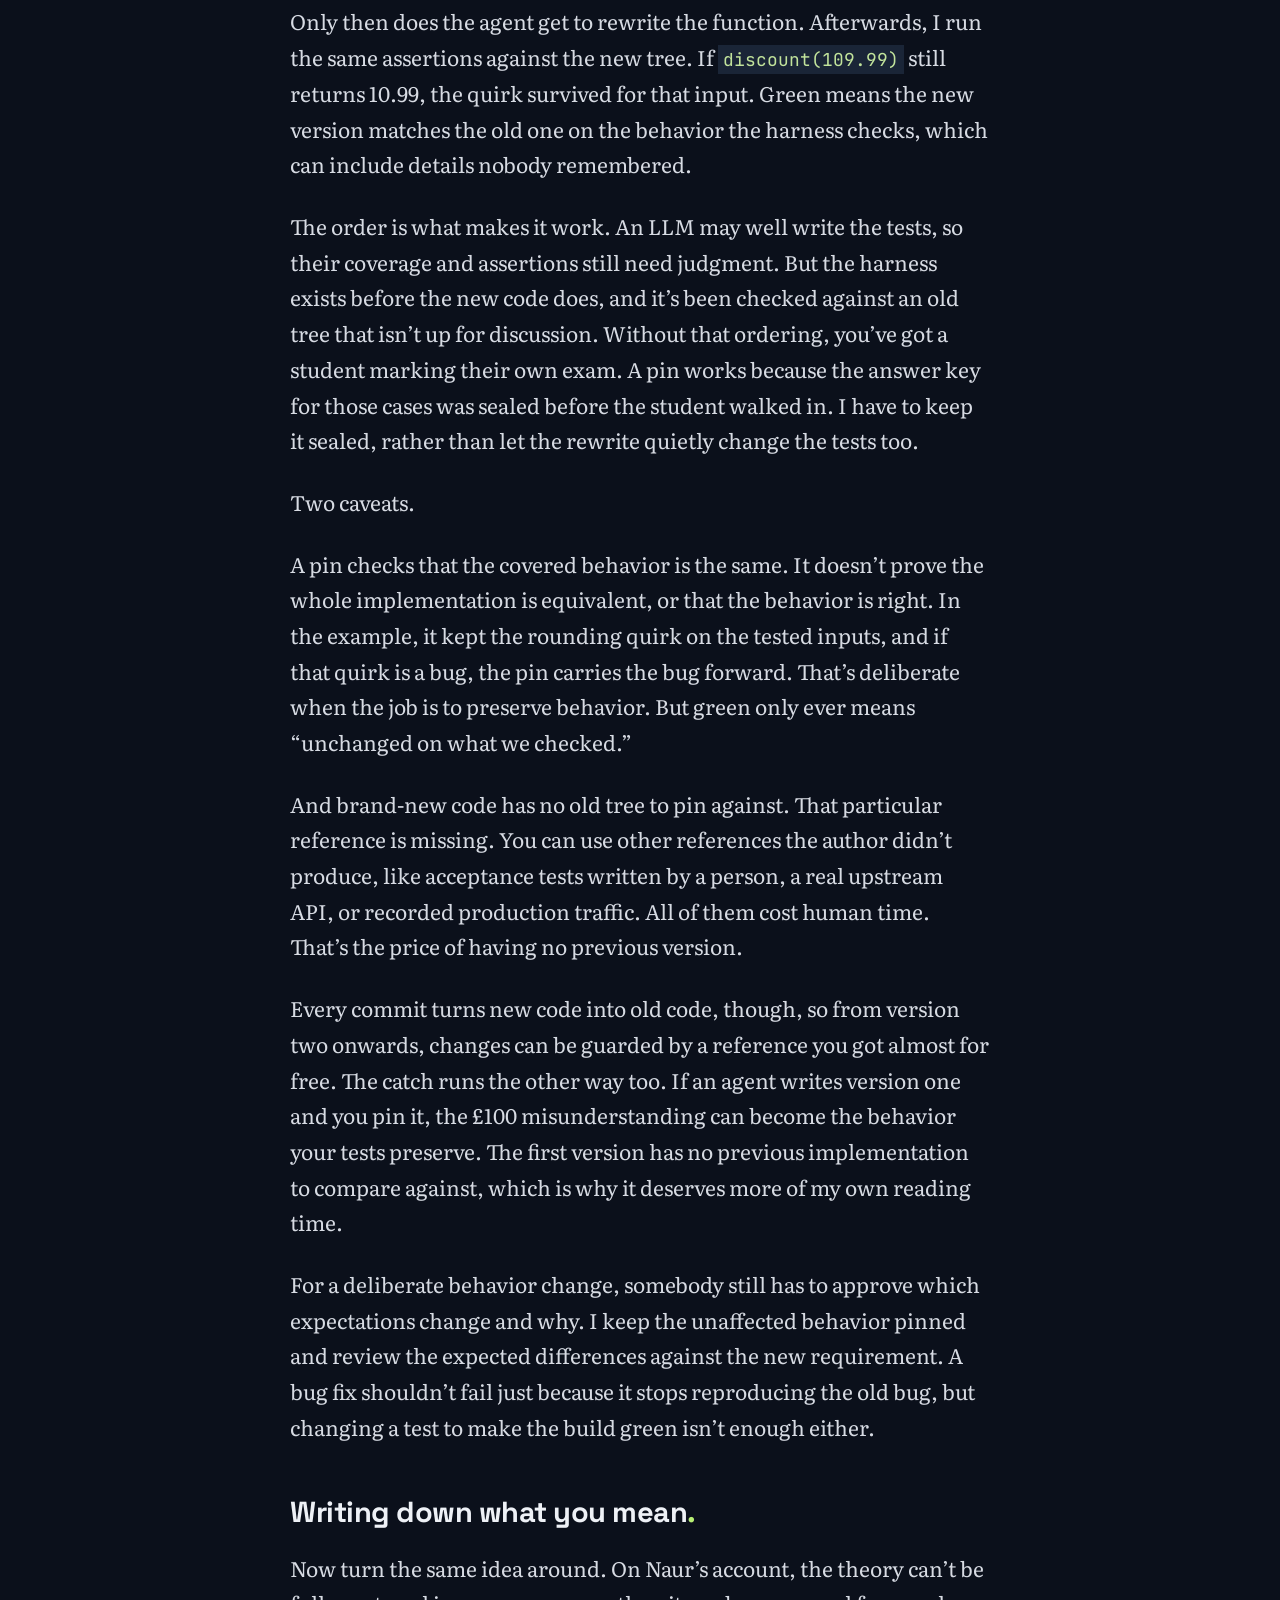
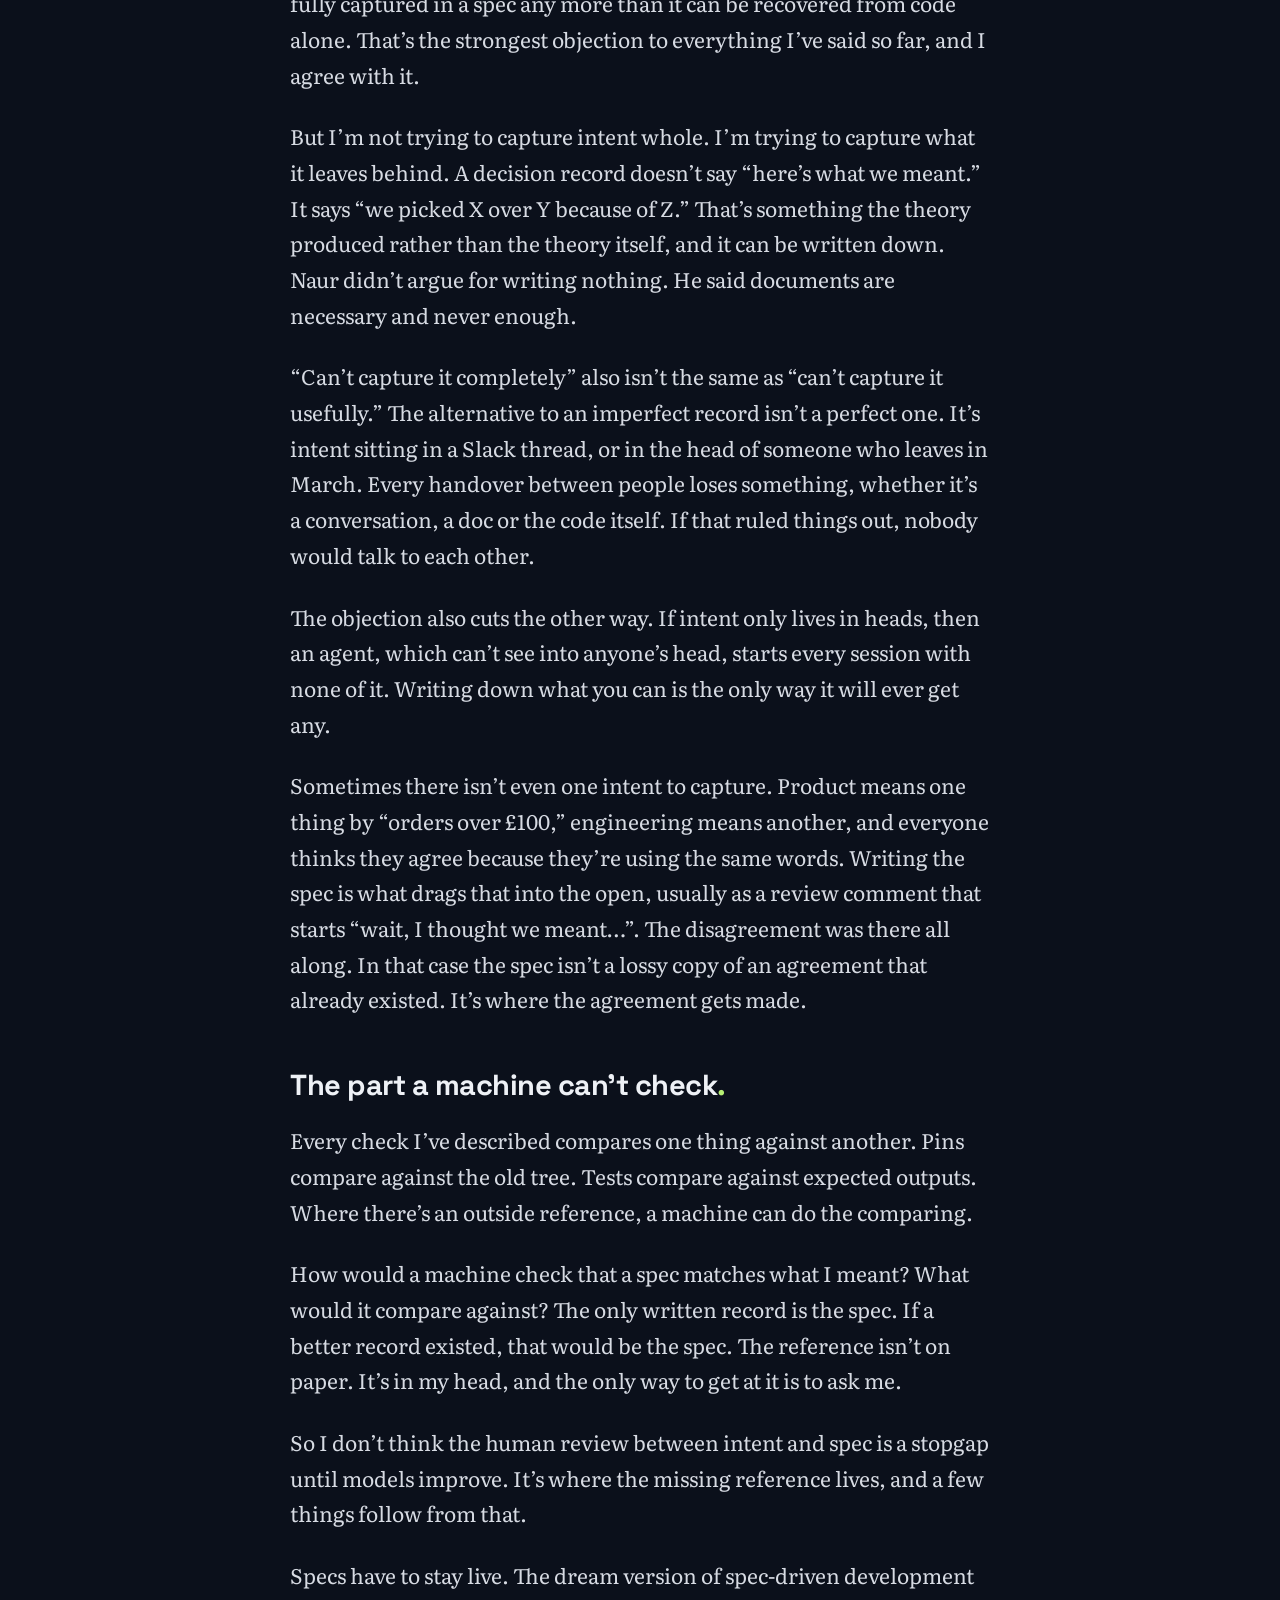
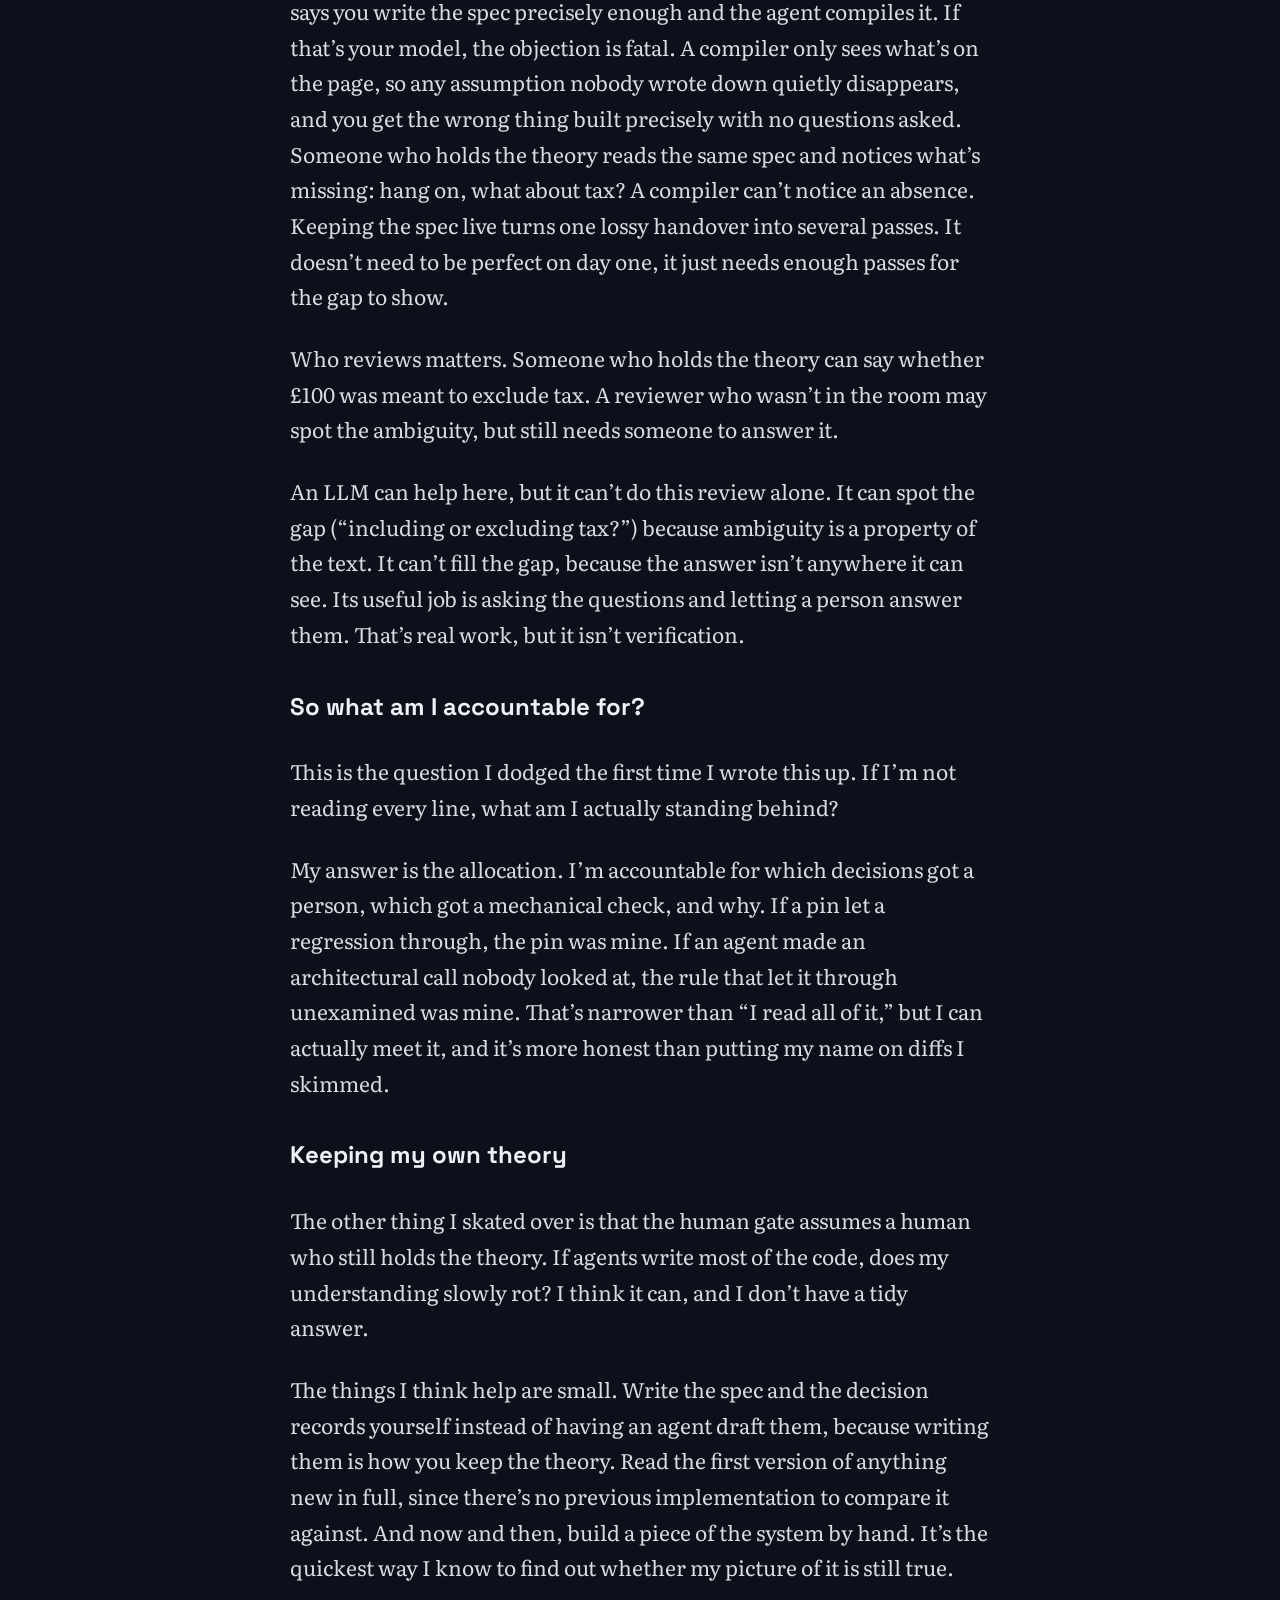
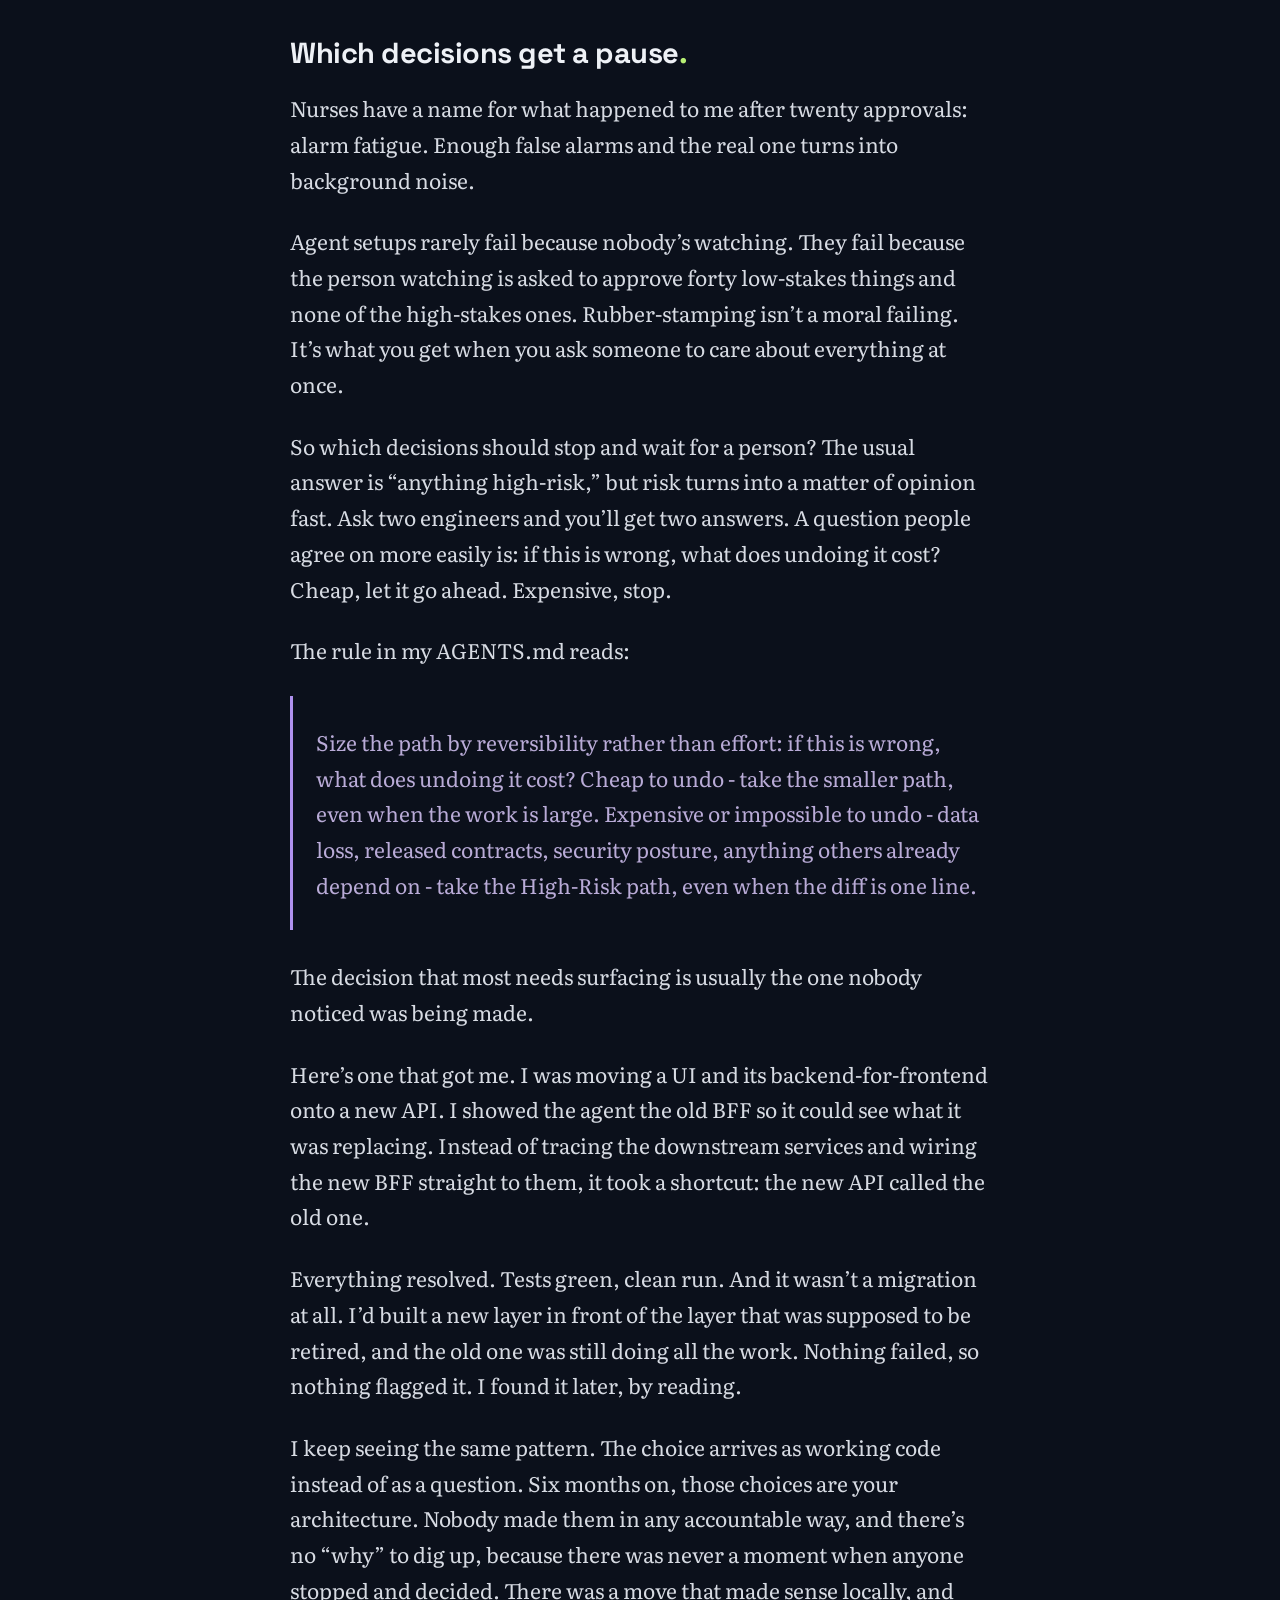
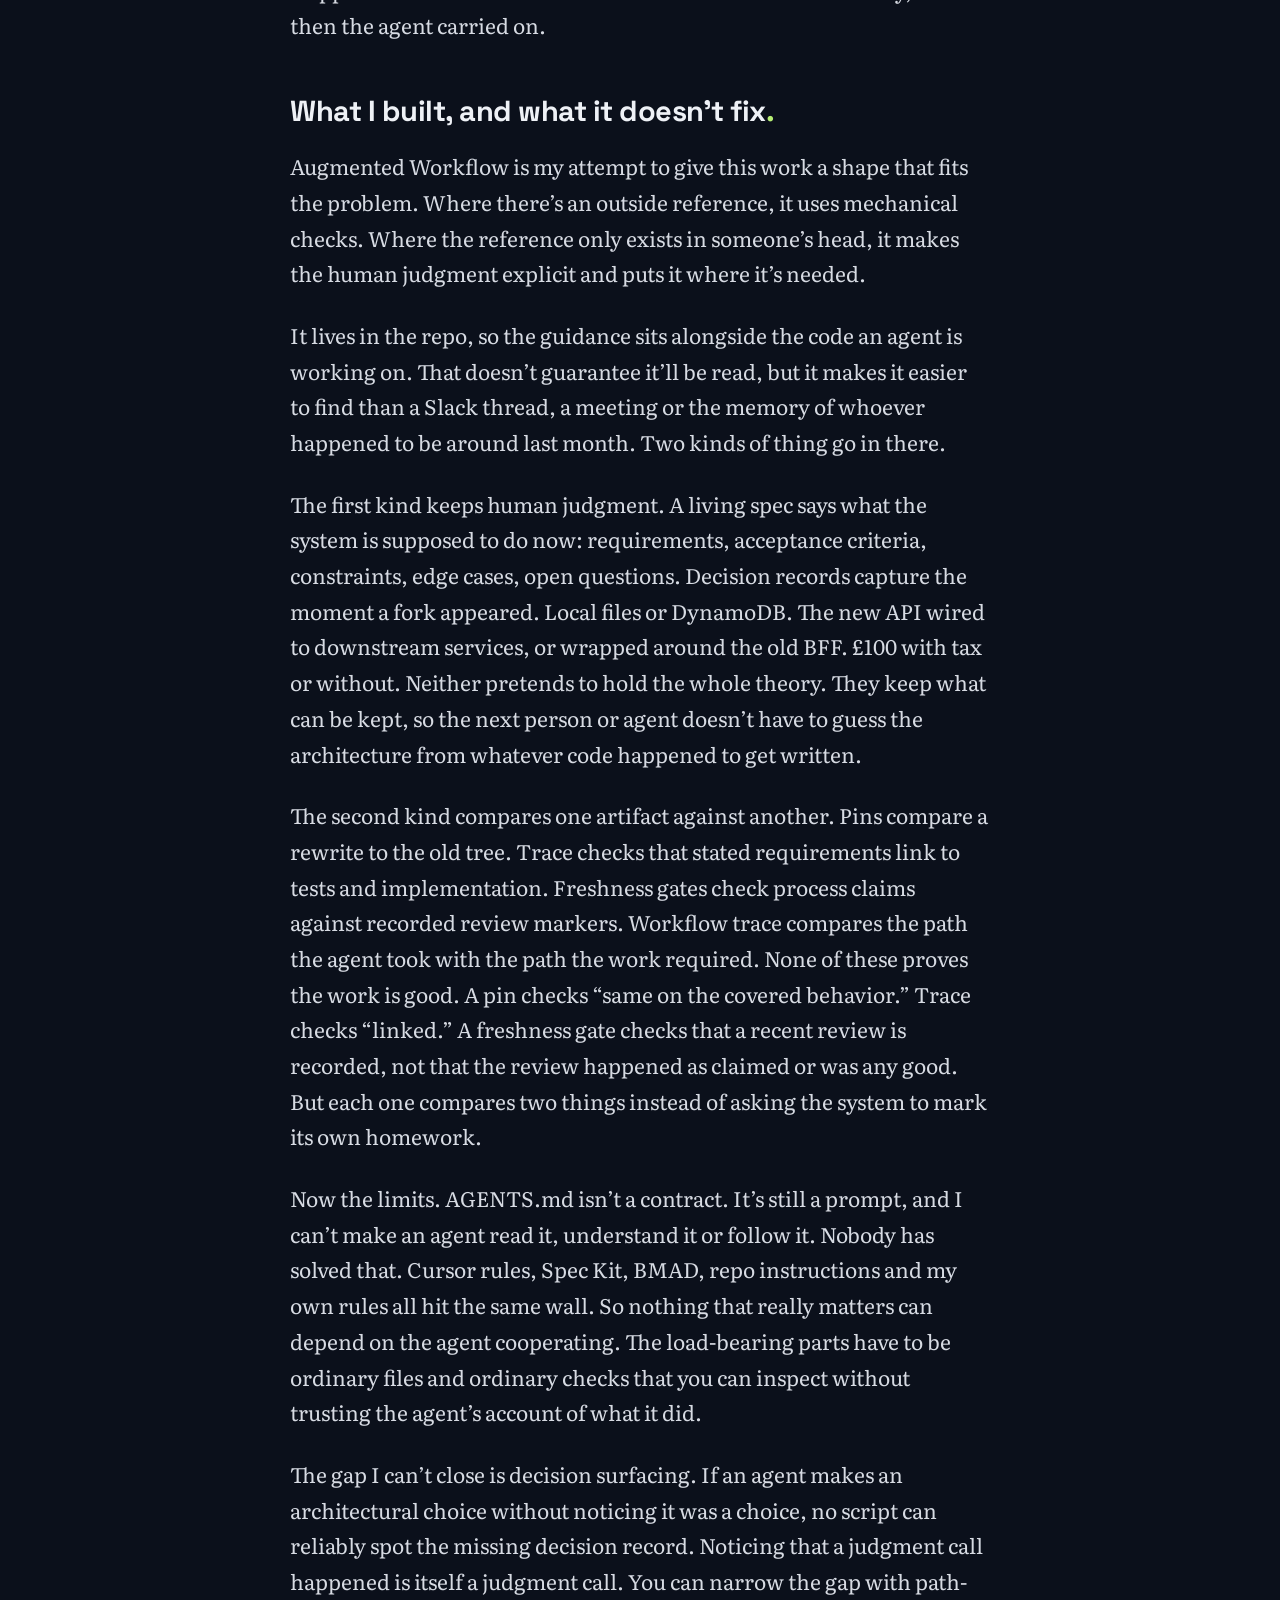
<file: posts/code-without-a-theory/index.html>
<!DOCTYPE html>
<html lang="en">
<head>
  <meta charset="utf-8">
  <meta name="viewport" content="width=device-width, initial-scale=1">
  <title>Code Without a Theory &mdash; Antony Clements</title>
  <meta name="description" content="An essay on AI agents, code review, and Peter Naur's theory building.">
  <link rel="preconnect" href="https://fonts.googleapis.com">
<link rel="preconnect" href="https://fonts.gstatic.com" crossorigin>
<link rel="stylesheet" href="https://fonts.googleapis.com/css2?family=Inter:ital,wght@0,400;0,500;0,600;0,700;0,800;1,400;1,700&amp;family=Literata:ital,opsz,wght@0,7..72,400..700;1,7..72,400..700&amp;family=JetBrains+Mono:wght@400;500;700&amp;family=Silkscreen&amp;family=Space+Grotesk:wght@400;500;600;700&amp;display=swap">
<link rel="stylesheet" href="/styles.css">
  <link rel="canonical" href="https://antonyjclements.github.io/posts/code-without-a-theory/">
<meta name="theme-color" content="#0b101b"><link rel="icon" href="/assets/favicon.svg" type="image/svg+xml"><script src="/arcade.js" defer></script>
  <meta property="og:type" content="article">
  <meta property="og:site_name" content="Antony Clements">
  <meta property="og:title" content="Code Without a Theory — Antony Clements">
  <meta property="og:description" content="An essay on AI agents, code review, and Peter Naur&#x27;s theory building.">
  <meta property="og:url" content="https://antonyjclements.github.io/posts/code-without-a-theory/">
  <meta property="og:image" content="https://antonyjclements.github.io/assets/social-preview.png">
  <meta property="og:image:width" content="1200">
  <meta property="og:image:height" content="630">
  <meta property="og:image:alt" content="Antony Clements — Notes on building software, in the site’s dark arcade theme.">
  <meta name="twitter:card" content="summary_large_image">
  <meta name="twitter:title" content="Code Without a Theory — Antony Clements">
  <meta name="twitter:description" content="An essay on AI agents, code review, and Peter Naur&#x27;s theory building.">
  <meta name="twitter:image" content="https://antonyjclements.github.io/assets/social-preview.png">
  <meta name="twitter:image:alt" content="Antony Clements — Notes on building software, in the site’s dark arcade theme.">
  <meta property="article:published_time" content="2026-07-30">
</head>
<body class="article-page"><a class="skip-link" href="#main">Skip to content</a>
<header class="site-header"><div class="inner header-row">
  <a class="brand" href="/" aria-label="Antony Clements home"><span class="brand-icon" aria-hidden="true">&gt;_</span><span>ANTONY<span class="brand-dot">.</span>CLEMENTS</span></a>
  <nav aria-label="Main navigation"><a href="/#transmissions" aria-current="location">Writing</a><a href="/experiments/">Experiments</a><a href="/#about">About</a><a href="https://github.com/antonyjclements">GitHub <span aria-hidden="true">↗</span></a><a class="nav-rss" href="/feed.xml">RSS</a></nav>
</div></header>

<main id="main" class="article-main"><a class="back-link" href="/#transmissions">← ALL WRITING</a>
  <article><p class="eyebrow">ESSAY 01 · AI <span class="mono-amp">&amp;</span> ENGINEERING</p>
    <h1>Code Without a Theory</h1>
    <p class="meta"><time datetime="2026-07-30">30 JUL 2026</time><span>18 MIN READ</span><span>ANTONY CLEMENTS</span></p>
<h2>Twenty approvals<span class="brand-dot">.</span></h2>
<p>File write? Yes. Bash script? Yes. File write? Yes. Install a dependency? Yes. Yes. Yes.</p>
<p>Somewhere in that run, the agent set up a local file-based data store. I&rsquo;d expected DynamoDB. It never asked me about that one. It asked about everything else, so I was busy clicking through file writes and shell commands while the one decision that changed the shape of the system went through without a prompt. I found it later, reading a file while I was chasing a different bug. I was lucky.</p>
<p>In fairness to the agent, it didn&rsquo;t do anything obviously wrong. It needed to store some data, and the codebase gave it two examples: some parts wrote to a DynamoDB table, others read a JSON file off disk. It had evidence for both and picked one. What it didn&rsquo;t have was any idea which of those belonged to the system it was working on. Someone who&rsquo;d held that codebase in their head would have had a reason to rule the file option out. The agent never got that reason.</p>
<p>The agent had none of that background, and I don&rsquo;t think a bigger model fixes that on its own.</p>
<h2>Naur<span class="brand-dot">.</span></h2>
<p>In 1985, Peter Naur wrote a short paper called <a href="https://ingenieria-de-software-i.github.io/assets/bibliografia/programming-as-theory-building.pdf"><em>Programming as Theory Building</em></a>. His argument is that programming isn&rsquo;t mainly about producing code. The real work is building a theory in the heads of the people doing it: an understanding of the problem, of the program, and of why the code has the shape it has. The code is what&rsquo;s left over.</p>
<p>Someone who holds that theory can do more than make changes. They can explain the changes, justify them, and answer questions about why the thing works the way it does.</p>
<p>Then he makes the claim that matters here. In his account, the theory can&rsquo;t be fully written down. He isn&rsquo;t just saying people are bad at documentation. He argues that reviving a program from its documentation alone is &ldquo;strictly impossible.&rdquo; Docs still matter, but they can&rsquo;t stand in for the people. When the team that held the theory breaks up, Naur calls the program dead.</p>
<p>It helps to separate two things that get lumped together. You can nearly always work out <em>what</em> a system does. Read it, run it, trace it, and the behavior gives itself up. What you can&rsquo;t reliably recover from the code alone is <em>why</em> it does it that way: the option somebody rejected, the constraint that made this design feel obvious. Some of that may never have made it into the code. It was in the people who wrote it.</p>
<p>A dead program still runs. It can be useful and pass its tests. You find out it&rsquo;s dead the first time someone asks for a change and nobody can say what will break, or whether an odd line was deliberate or just drift.</p>
<p>If you can&rsquo;t recover the theory from code, checking code you&rsquo;ve been handed is expensive. If you can&rsquo;t fully write the theory down before you build, whatever you build will miss some of what you meant. Those are the two problems I keep running into with agents, and they pull in opposite directions.</p>
<h2>Reading code is still slow<span class="brand-dot">.</span></h2>
<p>Careful review can mean a few hundred lines an hour, depending on the code and the kind of review. <a href="https://smartbear.com/learn/code-review/best-practices-for-peer-code-review/">SmartBear&rsquo;s guidance</a> recommends staying below 500 lines an hour. It isn&rsquo;t a universal speed limit, but it gives a sense of the scale. Building a model of what a change does, checking it against what it should do, then checking it against the rest of the system takes time. It always has.</p>
<p>The writing side is what changed. Four hundred lines used to cost an afternoon. An agent now produces them in about the time it takes to read this sentence.</p>
<p>So the ratio has flipped. Writing used to be the expensive part and review was the tail. Now writing costs almost nothing and review is where the time goes, and most of us are still running a review process built for the old volume at several times that volume.</p>
<p>That&rsquo;s the easy half. Naur explains the harder half.</p>
<p>When you write code yourself, you have to make decisions as you go. That doesn&rsquo;t guarantee you understand the whole system. But by the time a diff exists, you&rsquo;ve had a chance to build an understanding of why it looks like that, because you made it look like that.</p>
<p>When an agent writes it, you can get the code without going through that process. If nobody stays close enough to the decisions, review becomes an attempt to build an understanding that no accountable person has yet developed.</p>
<p>I don&rsquo;t want to overstate this. Agent output isn&rsquo;t random. It carries your prompt, the examples you showed it, whatever local context it read, and everything it picked up in training. There are scraps of theory in there. A supervising engineer can still hold the system-level understanding and answer questions about it. The risk is that the workflow lets implementation move ahead without anyone doing that work. Code review often quietly relies on someone having done it.</p>
<p>Naur&rsquo;s dead program had a team once, and the team left. Agent code can show up already in that state on day one: it runs, it&rsquo;s useful, and nobody accountable understands it well enough to change it confidently. When that happens, code reviews cost twice over. There&rsquo;s more of it, and it&rsquo;s harder to check because the reviewer has to build the missing understanding too.</p>
<h2>The ratchet<span class="brand-dot">.</span></h2>
<p>The usual advice is discipline. Read diffs properly, slow down, build the theory yourself. I don&rsquo;t think discipline is the main problem here. The problem is money and time.</p>
<p>I started using agents because they&rsquo;re fast. If checking their work costs as much as writing it used to, the speed-up is gone. The person who checks everything doesn&rsquo;t get the productivity they were promised. The person who doesn&rsquo;t check ships code nobody verified. The incentives reward skimming, and you can&rsquo;t fix incentives with a memo.</p>
<p>It also gets worse over time. I read a diff carefully and it&rsquo;s fine. I read the next one carefully, also fine. By the tenth, careful reading feels like wasted effort, because a quick skim would have got me to the same place. So I skim, and it&rsquo;s fine, and I skim a bit more.</p>
<p>Weeks later, a bug turns up in production. I trace it to a PR with my name on it, one I know I skimmed. I overcorrect and spend three days reading everything properly. Then the next ten diffs are fine and I drift back.</p>
<p>The punishment is real, but it arrives rarely and late. The reward for skimming arrives every single time. None of the individual decisions feels reckless while I&rsquo;m making it.</p>
<p>Better models speed this up. The more often the code is right, the more evidence I collect that careful review was unnecessary, and the sooner I stop doing it. The mistakes that get through become rarer and more convincing, because they&rsquo;re the ones that look right. My attention drops just as the cost of missing something goes up.</p>
<p>That&rsquo;s what worries me most. The code often isn&rsquo;t bad. It&rsquo;s that judging it gets harder as the models get better.</p>
<h2>Weren&rsquo;t reviews already bad?<span class="brand-dot">.</span></h2>
<p>You could argue none of this is new. People were approving PRs with &ldquo;LGTM&rdquo; long before agents turned up.</p>
<p>That&rsquo;s true. But shallow human review often had something underneath it: an author who could explain the work. That never meant they shipped no bugs or understood everything. It meant that when production broke, there was someone to ask what the code assumed, what it touched, and why it was built that way.</p>
<p>Agent-written code can have that person too, if someone has stayed involved enough to understand it. Take away that understanding and the shallow review is all that&rsquo;s left, with nothing under it.</p>
<p>Lazy review was always there. Agents make it easier to produce working code without anyone building the understanding that used to help cover for it.</p>
<h2>The usual fixes, and where they run out<span class="brand-dot">.</span></h2>
<p>Take a simple spec: orders over £100 get 10% off. I meant £100 before tax. The agent read it as including tax and built it that way.</p>
<p><strong>&ldquo;Get the agent to review its own code.&rdquo;</strong> The agent still believes the threshold includes tax. That belief <em>is</em> the bug, and re-reading its own code won&rsquo;t shake it. It&rsquo;s like proofreading when you&rsquo;re sure &ldquo;definately&rdquo; is spelled right. You can read it fifty times.</p>
<p><strong>&ldquo;Use a second agent.&rdquo;</strong> Shared training and context can mean shared blind spots. I can&rsquo;t assume the errors are independent. Two smoke alarms feel safer than one until you find out they&rsquo;re on the same fuse.</p>
<p><strong>&ldquo;Use a model from a different vendor.&rdquo;</strong> This can help. A different model may catch things the first missed. But a different vendor doesn&rsquo;t guarantee independent errors: models can share training material, and some are trained on other models&rsquo; outputs through distillation. Here, they&rsquo;re also reading the same context. And it still doesn&rsquo;t solve the £100 case. The reviewer reads the same ambiguous spec and has to guess too, because neither model can see what I meant. Now I&rsquo;m settling their disagreements by reading, which is the time I was trying to save.</p>
<p><strong>&ldquo;Tests will catch it.&rdquo;</strong> Tests matter a lot, but tests are code too. Somebody still has to know whether a test captures what was actually intended. I started with four hundred unread lines. Now I have six hundred.</p>
<p>Who checks the code? The tests. Who checks the tests? More tests, written by whom? You keep stacking layers until you reach something the author didn&rsquo;t make.</p>
<h2>Pin the behavior before you touch it<span class="brand-dot">.</span></h2>
<p>The regress stops when you compare against something the author didn&rsquo;t create. For changes to existing code, the obvious candidate is the existing code.</p>
<p>One tool I ended up building for this is a behavior pin. Before an agent rewrites anything, you write a characterization harness: tests that record what the current code actually does. Then you run them against two trees, the old one and the new one.</p>
<p>Say I have a pricing function using that strictly-over-£100 rule, with a quirk I don&rsquo;t know about. Exactly £100.00 gets no discount. Above the threshold, it rounds the discount down to the nearest penny, so £100.01 gets £10.00 off, but £109.99 gets £10.99 rather than £11.00. I want an agent to tidy the function up without changing what it does.</p>
<p>First I pin the existing function:</p>
<pre><code>discount(99.99)  == 0.00
discount(100.00) == 0.00
discount(100.01) == 10.00
discount(109.99) == 10.99   // this case captures the rounding quirk
</code></pre>
<p>I run those against the old tree, the code as it sits in git right now, which the agent can&rsquo;t negotiate with. They pass. That matters, because it means the harness describes behavior that exists rather than behavior I wish existed. I can&rsquo;t change the old implementation to suit the tests. I can still write weak tests, though. The fixed tree gives me a reference; it doesn&rsquo;t tell me which cases or observations I&rsquo;ve missed.</p>
<p>Only then does the agent get to rewrite the function. Afterwards, I run the same assertions against the new tree. If <code>discount(109.99)</code> still returns 10.99, the quirk survived for that input. Green means the new version matches the old one on the behavior the harness checks, which can include details nobody remembered.</p>
<p>The order is what makes it work. An LLM may well write the tests, so their coverage and assertions still need judgment. But the harness exists before the new code does, and it&rsquo;s been checked against an old tree that isn&rsquo;t up for discussion. Without that ordering, you&rsquo;ve got a student marking their own exam. A pin works because the answer key for those cases was sealed before the student walked in. I have to keep it sealed, rather than let the rewrite quietly change the tests too.</p>
<p>Two caveats.</p>
<p>A pin checks that the covered behavior is the same. It doesn&rsquo;t prove the whole implementation is equivalent, or that the behavior is right. In the example, it kept the rounding quirk on the tested inputs, and if that quirk is a bug, the pin carries the bug forward. That&rsquo;s deliberate when the job is to preserve behavior. But green only ever means &ldquo;unchanged on what we checked.&rdquo;</p>
<p>And brand-new code has no old tree to pin against. That particular reference is missing. You can use other references the author didn&rsquo;t produce, like acceptance tests written by a person, a real upstream API, or recorded production traffic. All of them cost human time. That&rsquo;s the price of having no previous version.</p>
<p>Every commit turns new code into old code, though, so from version two onwards, changes can be guarded by a reference you got almost for free. The catch runs the other way too. If an agent writes version one and you pin it, the £100 misunderstanding can become the behavior your tests preserve. The first version has no previous implementation to compare against, which is why it deserves more of my own reading time.</p>
<p>For a deliberate behavior change, somebody still has to approve which expectations change and why. I keep the unaffected behavior pinned and review the expected differences against the new requirement. A bug fix shouldn&rsquo;t fail just because it stops reproducing the old bug, but changing a test to make the build green isn&rsquo;t enough either.</p>
<h2>Writing down what you mean<span class="brand-dot">.</span></h2>
<p>Now turn the same idea around. On Naur&rsquo;s account, the theory can&rsquo;t be fully captured in a spec any more than it can be recovered from code alone. That&rsquo;s the strongest objection to everything I&rsquo;ve said so far, and I agree with it.</p>
<p>But I&rsquo;m not trying to capture intent whole. I&rsquo;m trying to capture what it leaves behind. A decision record doesn&rsquo;t say &ldquo;here&rsquo;s what we meant.&rdquo; It says &ldquo;we picked X over Y because of Z.&rdquo; That&rsquo;s something the theory produced rather than the theory itself, and it can be written down. Naur didn&rsquo;t argue for writing nothing. He said documents are necessary and never enough.</p>
<p>&ldquo;Can&rsquo;t capture it completely&rdquo; also isn&rsquo;t the same as &ldquo;can&rsquo;t capture it usefully.&rdquo; The alternative to an imperfect record isn&rsquo;t a perfect one. It&rsquo;s intent sitting in a Slack thread, or in the head of someone who leaves in March. Every handover between people loses something, whether it&rsquo;s a conversation, a doc or the code itself. If that ruled things out, nobody would talk to each other.</p>
<p>The objection also cuts the other way. If intent only lives in heads, then an agent, which can&rsquo;t see into anyone&rsquo;s head, starts every session with none of it. Writing down what you can is the only way it will ever get any.</p>
<p>Sometimes there isn&rsquo;t even one intent to capture. Product means one thing by &ldquo;orders over £100,&rdquo; engineering means another, and everyone thinks they agree because they&rsquo;re using the same words. Writing the spec is what drags that into the open, usually as a review comment that starts &ldquo;wait, I thought we meant…&rdquo;. The disagreement was there all along. In that case the spec isn&rsquo;t a lossy copy of an agreement that already existed. It&rsquo;s where the agreement gets made.</p>
<h2>The part a machine can&rsquo;t check<span class="brand-dot">.</span></h2>
<p>Every check I&rsquo;ve described compares one thing against another. Pins compare against the old tree. Tests compare against expected outputs. Where there&rsquo;s an outside reference, a machine can do the comparing.</p>
<p>How would a machine check that a spec matches what I meant? What would it compare against? The only written record is the spec. If a better record existed, that would be the spec. The reference isn&rsquo;t on paper. It&rsquo;s in my head, and the only way to get at it is to ask me.</p>
<p>So I don&rsquo;t think the human review between intent and spec is a stopgap until models improve. It&rsquo;s where the missing reference lives, and a few things follow from that.</p>
<p>Specs have to stay live. The dream version of spec-driven development says you write the spec precisely enough and the agent compiles it. If that&rsquo;s your model, the objection is fatal. A compiler only sees what&rsquo;s on the page, so any assumption nobody wrote down quietly disappears, and you get the wrong thing built precisely with no questions asked. Someone who holds the theory reads the same spec and notices what&rsquo;s missing: hang on, what about tax? A compiler can&rsquo;t notice an absence. Keeping the spec live turns one lossy handover into several passes. It doesn&rsquo;t need to be perfect on day one, it just needs enough passes for the gap to show.</p>
<p>Who reviews matters. Someone who holds the theory can say whether £100 was meant to exclude tax. A reviewer who wasn&rsquo;t in the room may spot the ambiguity, but still needs someone to answer it.</p>
<p>An LLM can help here, but it can&rsquo;t do this review alone. It can spot the gap (&ldquo;including or excluding tax?&rdquo;) because ambiguity is a property of the text. It can&rsquo;t fill the gap, because the answer isn&rsquo;t anywhere it can see. Its useful job is asking the questions and letting a person answer them. That&rsquo;s real work, but it isn&rsquo;t verification.</p>
<h3>So what am I accountable for?</h3>
<p>This is the question I dodged the first time I wrote this up. If I&rsquo;m not reading every line, what am I actually standing behind?</p>
<p>My answer is the allocation. I&rsquo;m accountable for which decisions got a person, which got a mechanical check, and why. If a pin let a regression through, the pin was mine. If an agent made an architectural call nobody looked at, the rule that let it through unexamined was mine. That&rsquo;s narrower than &ldquo;I read all of it,&rdquo; but I can actually meet it, and it&rsquo;s more honest than putting my name on diffs I skimmed.</p>
<h3>Keeping my own theory</h3>
<p>The other thing I skated over is that the human gate assumes a human who still holds the theory. If agents write most of the code, does my understanding slowly rot? I think it can, and I don&rsquo;t have a tidy answer.</p>
<p>The things I think help are small. Write the spec and the decision records yourself instead of having an agent draft them, because writing them is how you keep the theory. Read the first version of anything new in full, since there&rsquo;s no previous implementation to compare it against. And now and then, build a piece of the system by hand. It&rsquo;s the quickest way I know to find out whether my picture of it is still true.</p>
<h2>Which decisions get a pause<span class="brand-dot">.</span></h2>
<p>Nurses have a name for what happened to me after twenty approvals: alarm fatigue. Enough false alarms and the real one turns into background noise.</p>
<p>Agent setups rarely fail because nobody&rsquo;s watching. They fail because the person watching is asked to approve forty low-stakes things and none of the high-stakes ones. Rubber-stamping isn&rsquo;t a moral failing. It&rsquo;s what you get when you ask someone to care about everything at once.</p>
<p>So which decisions should stop and wait for a person? The usual answer is &ldquo;anything high-risk,&rdquo; but risk turns into a matter of opinion fast. Ask two engineers and you&rsquo;ll get two answers. A question people agree on more easily is: if this is wrong, what does undoing it cost? Cheap, let it go ahead. Expensive, stop.</p>
<p>The rule in my AGENTS.md reads:</p>
<blockquote>
<p>Size the path by reversibility rather than effort: if this is wrong, what does undoing it cost? Cheap to undo - take the smaller path, even when the work is large. Expensive or impossible to undo - data loss, released contracts, security posture, anything others already depend on - take the High-Risk path, even when the diff is one line.</p>
</blockquote>
<p>The decision that most needs surfacing is usually the one nobody noticed was being made.</p>
<p>Here&rsquo;s one that got me. I was moving a UI and its backend-for-frontend onto a new API. I showed the agent the old BFF so it could see what it was replacing. Instead of tracing the downstream services and wiring the new BFF straight to them, it took a shortcut: the new API called the old one.</p>
<p>Everything resolved. Tests green, clean run. And it wasn&rsquo;t a migration at all. I&rsquo;d built a new layer in front of the layer that was supposed to be retired, and the old one was still doing all the work. Nothing failed, so nothing flagged it. I found it later, by reading.</p>
<p>I keep seeing the same pattern. The choice arrives as working code instead of as a question. Six months on, those choices are your architecture. Nobody made them in any accountable way, and there&rsquo;s no &ldquo;why&rdquo; to dig up, because there was never a moment when anyone stopped and decided. There was a move that made sense locally, and then the agent carried on.</p>
<h2>What I built, and what it doesn&rsquo;t fix<span class="brand-dot">.</span></h2>
<p>Augmented Workflow is my attempt to give this work a shape that fits the problem. Where there&rsquo;s an outside reference, it uses mechanical checks. Where the reference only exists in someone&rsquo;s head, it makes the human judgment explicit and puts it where it&rsquo;s needed.</p>
<p>It lives in the repo, so the guidance sits alongside the code an agent is working on. That doesn&rsquo;t guarantee it&rsquo;ll be read, but it makes it easier to find than a Slack thread, a meeting or the memory of whoever happened to be around last month. Two kinds of thing go in there.</p>
<p>The first kind keeps human judgment. A living spec says what the system is supposed to do now: requirements, acceptance criteria, constraints, edge cases, open questions. Decision records capture the moment a fork appeared. Local files or DynamoDB. The new API wired to downstream services, or wrapped around the old BFF. £100 with tax or without. Neither pretends to hold the whole theory. They keep what can be kept, so the next person or agent doesn&rsquo;t have to guess the architecture from whatever code happened to get written.</p>
<p>The second kind compares one artifact against another. Pins compare a rewrite to the old tree. Trace checks that stated requirements link to tests and implementation. Freshness gates check process claims against recorded review markers. Workflow trace compares the path the agent took with the path the work required. None of these proves the work is good. A pin checks &ldquo;same on the covered behavior.&rdquo; Trace checks &ldquo;linked.&rdquo; A freshness gate checks that a recent review is recorded, not that the review happened as claimed or was any good. But each one compares two things instead of asking the system to mark its own homework.</p>
<p>Now the limits. AGENTS.md isn&rsquo;t a contract. It&rsquo;s still a prompt, and I can&rsquo;t make an agent read it, understand it or follow it. Nobody has solved that. Cursor rules, Spec Kit, BMAD, repo instructions and my own rules all hit the same wall. So nothing that really matters can depend on the agent cooperating. The load-bearing parts have to be ordinary files and ordinary checks that you can inspect without trusting the agent&rsquo;s account of what it did.</p>
<p>The gap I can&rsquo;t close is decision surfacing. If an agent makes an architectural choice without noticing it was a choice, no script can reliably spot the missing decision record. Noticing that a judgment call happened is itself a judgment call. You can narrow the gap with path-based rules, like requiring a decision record whenever auth, billing, persistence, security posture or public contracts change. You can&rsquo;t close it. That&rsquo;s why the reversibility rule matters so much: the workflow can&rsquo;t see every decision, so it needs a simple test for which ones get a person.</p>
<h2>So<span class="brand-dot">.</span></h2>
<p>I caught the data store problem because I happened to read the file. That&rsquo;s the exact habit I&rsquo;ve spent this whole piece saying I can&rsquo;t count on any more. The ones I didn&rsquo;t catch are, by definition, in the files I didn&rsquo;t read.</p>
<p>You&rsquo;re not going to read all of it again. Arithmetic settled that some time last year. What&rsquo;s still up to you is what you choose to read, and what watches the rest.</p>
<p>Naur said a program dies when the team holding its theory breaks up. We can now produce code without anyone building that theory in the first place. Everything above is my attempt to keep an accountable person involved: mechanical checks where there&rsquo;s something to compare against, and a person paying attention where there never will be.</p>
<p><a href="https://github.com/antonyjclements/augmented-workflow">Augmented Workflow is on GitHub</a>.</p>
  </article><nav class="article-pagination" aria-label="More writing"><a href="/#transmissions"><span>← ALL WRITING</span><strong>Browse the essays</strong></a><a href="/posts/did-you-wash-your-hands/"><span>NEXT LEVEL →</span><strong>Did you wash your hands?</strong></a></nav>
</main>
<footer class="site-footer"><div class="inner footer-row"><p>© 2026 Antony Clements <span class="footer-divider">/</span> Built with curiosity. Powered by tea.</p><div><button class="motion-toggle" type="button" aria-pressed="false" aria-label="Pause visual animations">FX <span>ON</span></button><a href="/feed.xml">RSS ↗</a><button class="secret-trigger" type="button" aria-label="Enter the secret arcade">INSERT COIN <span aria-hidden="true">◇</span></button></div></div></footer>

</body>
</html>
</file>
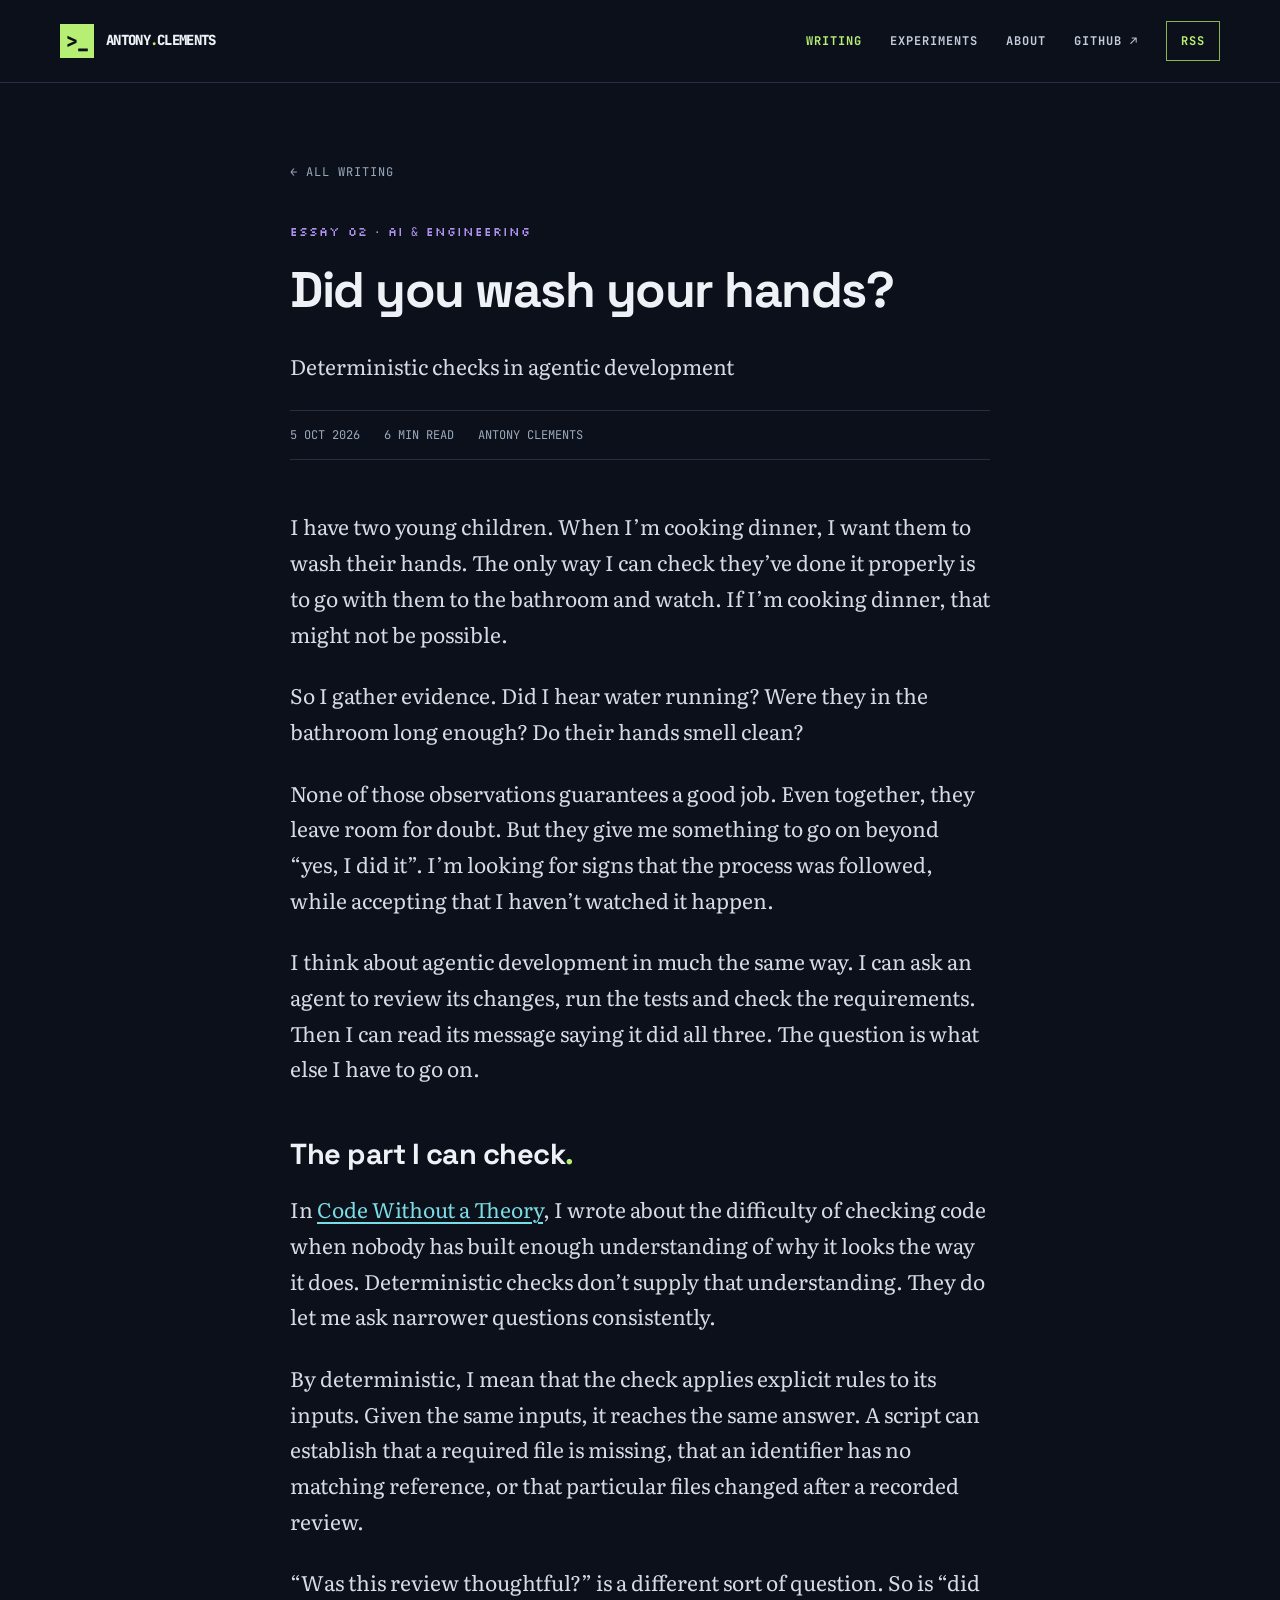
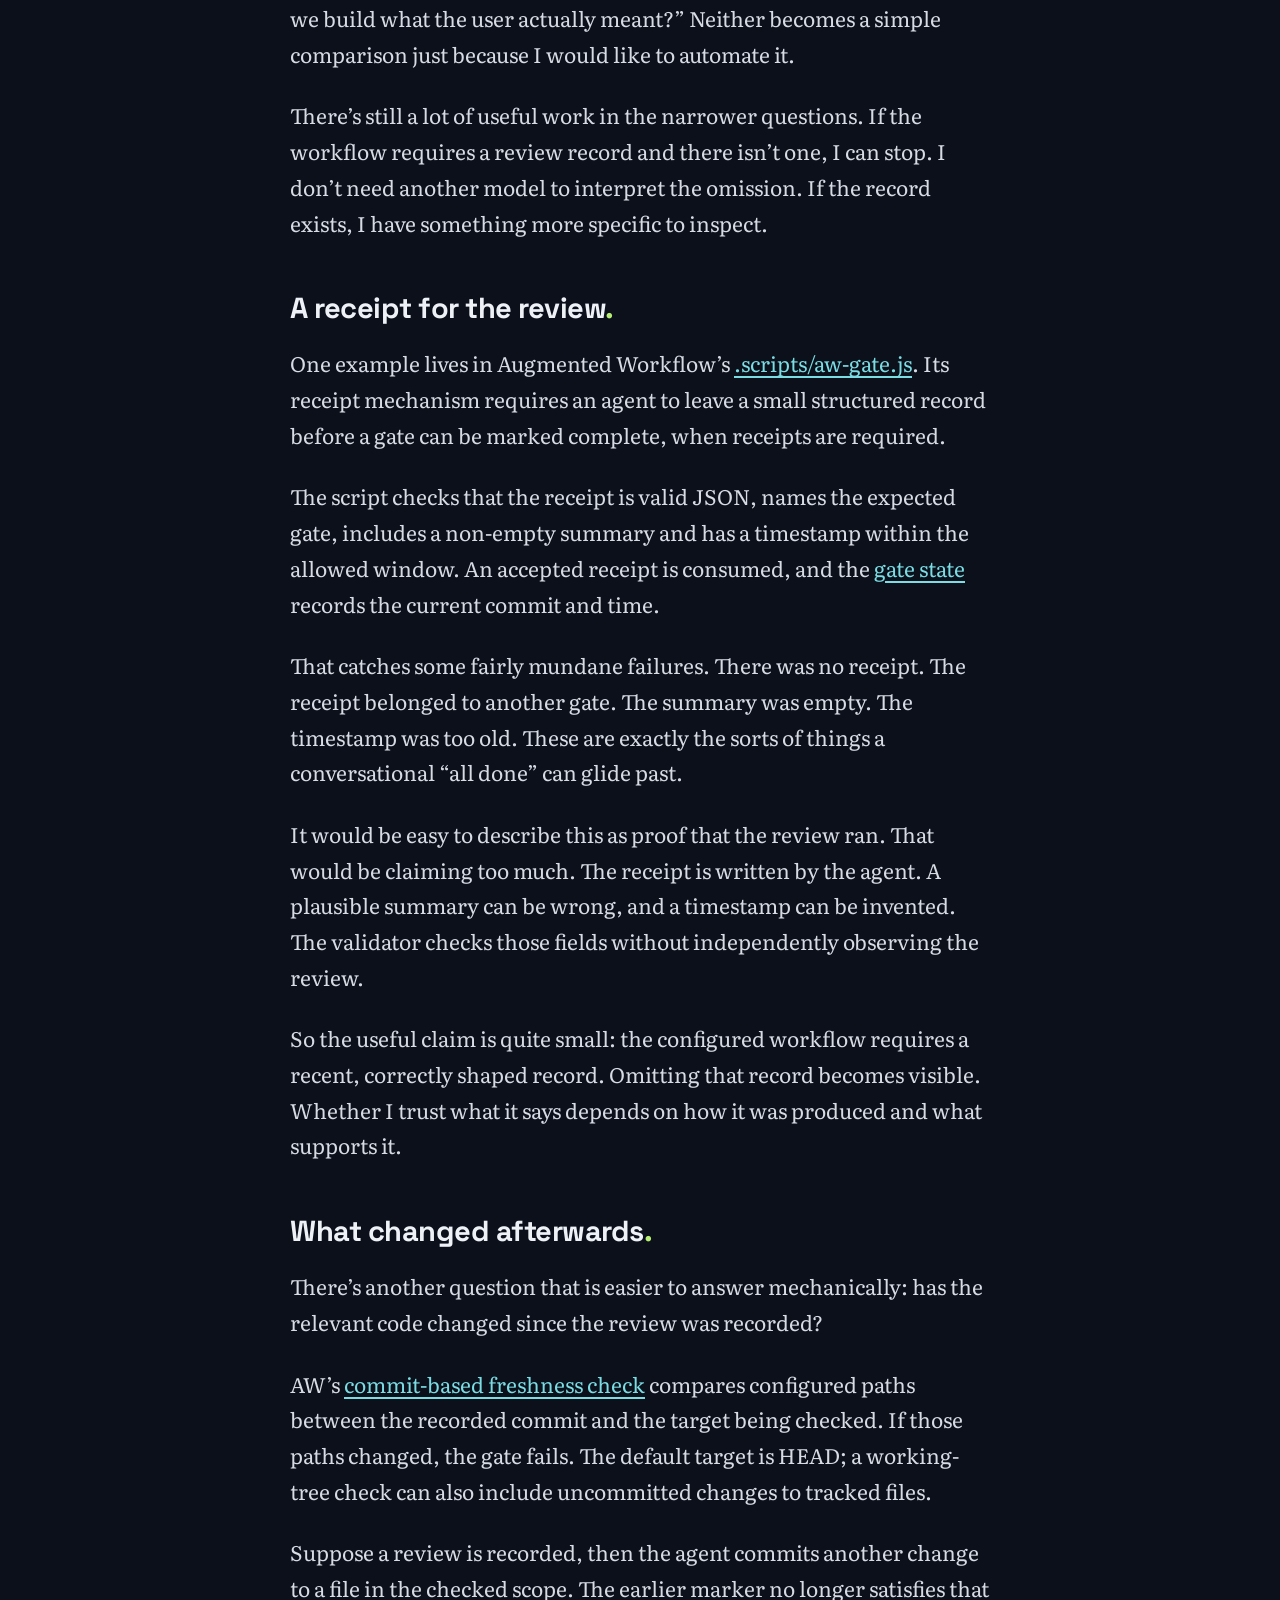
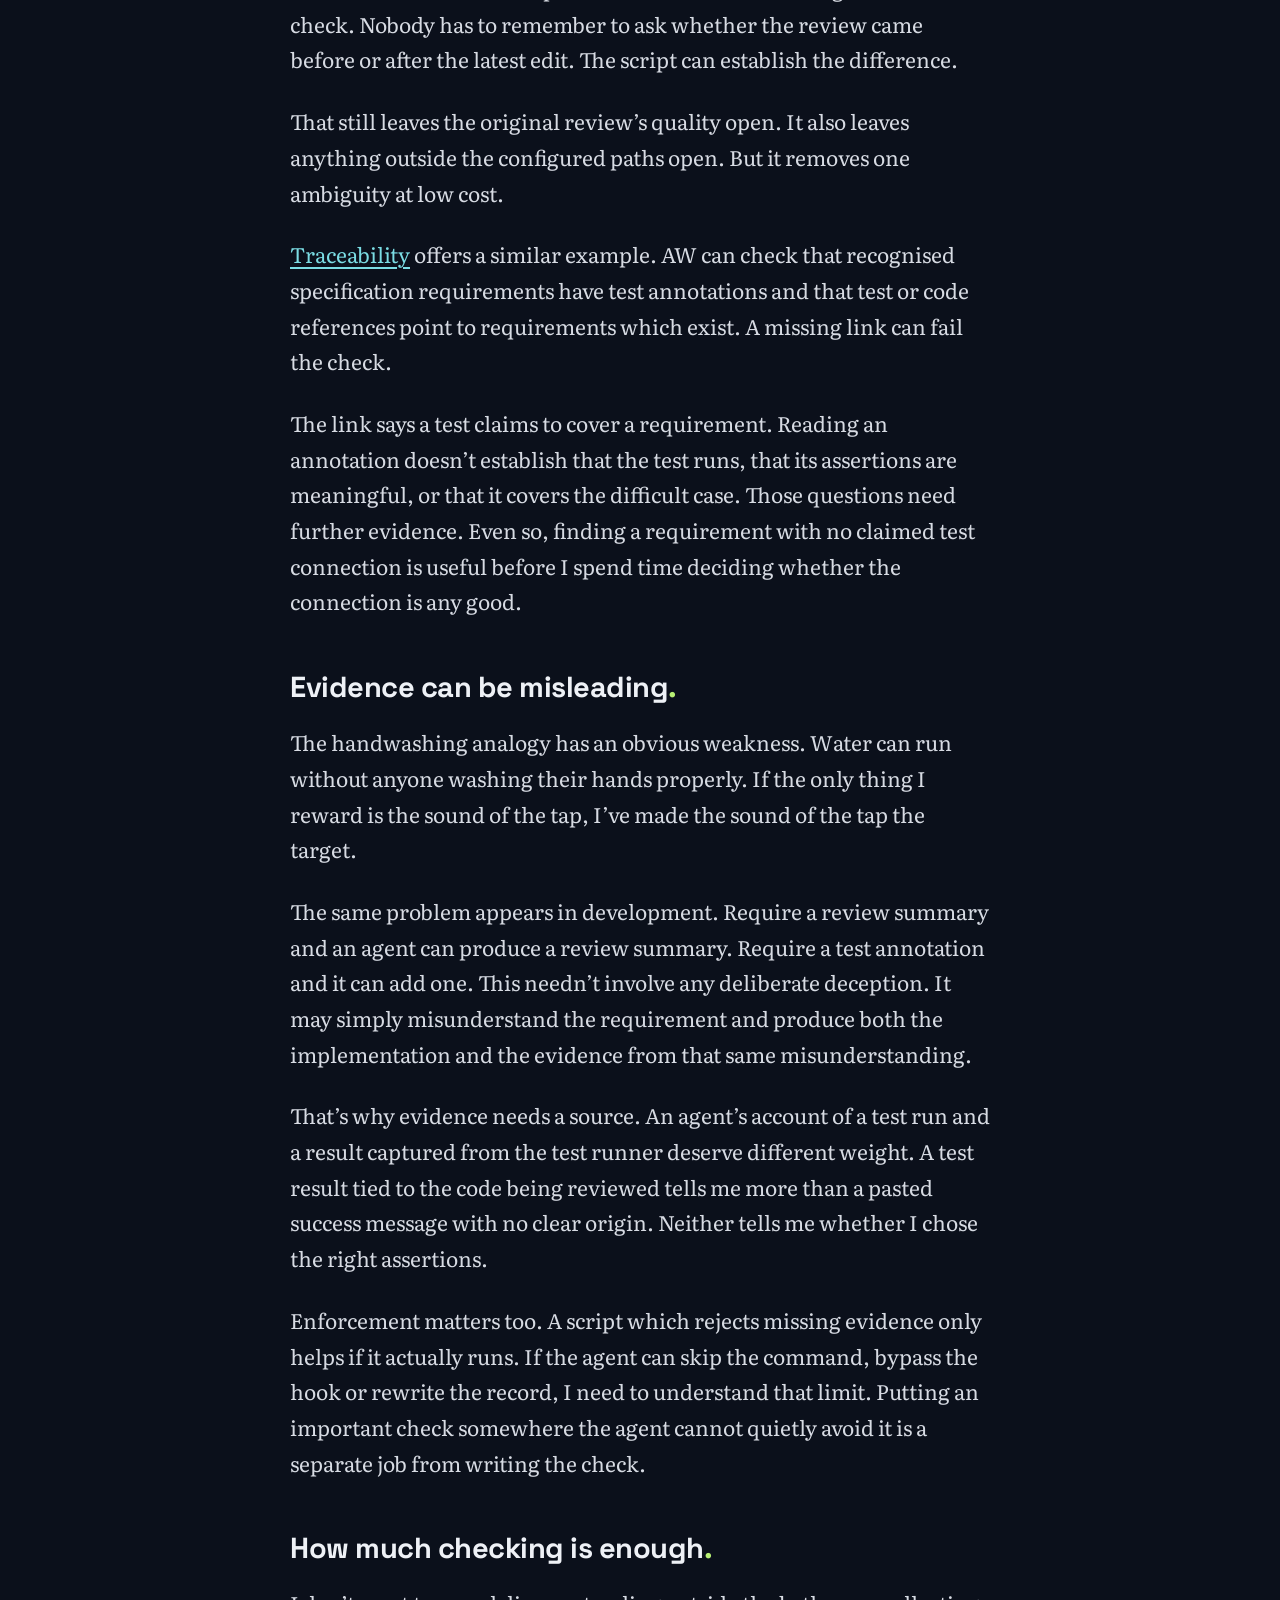
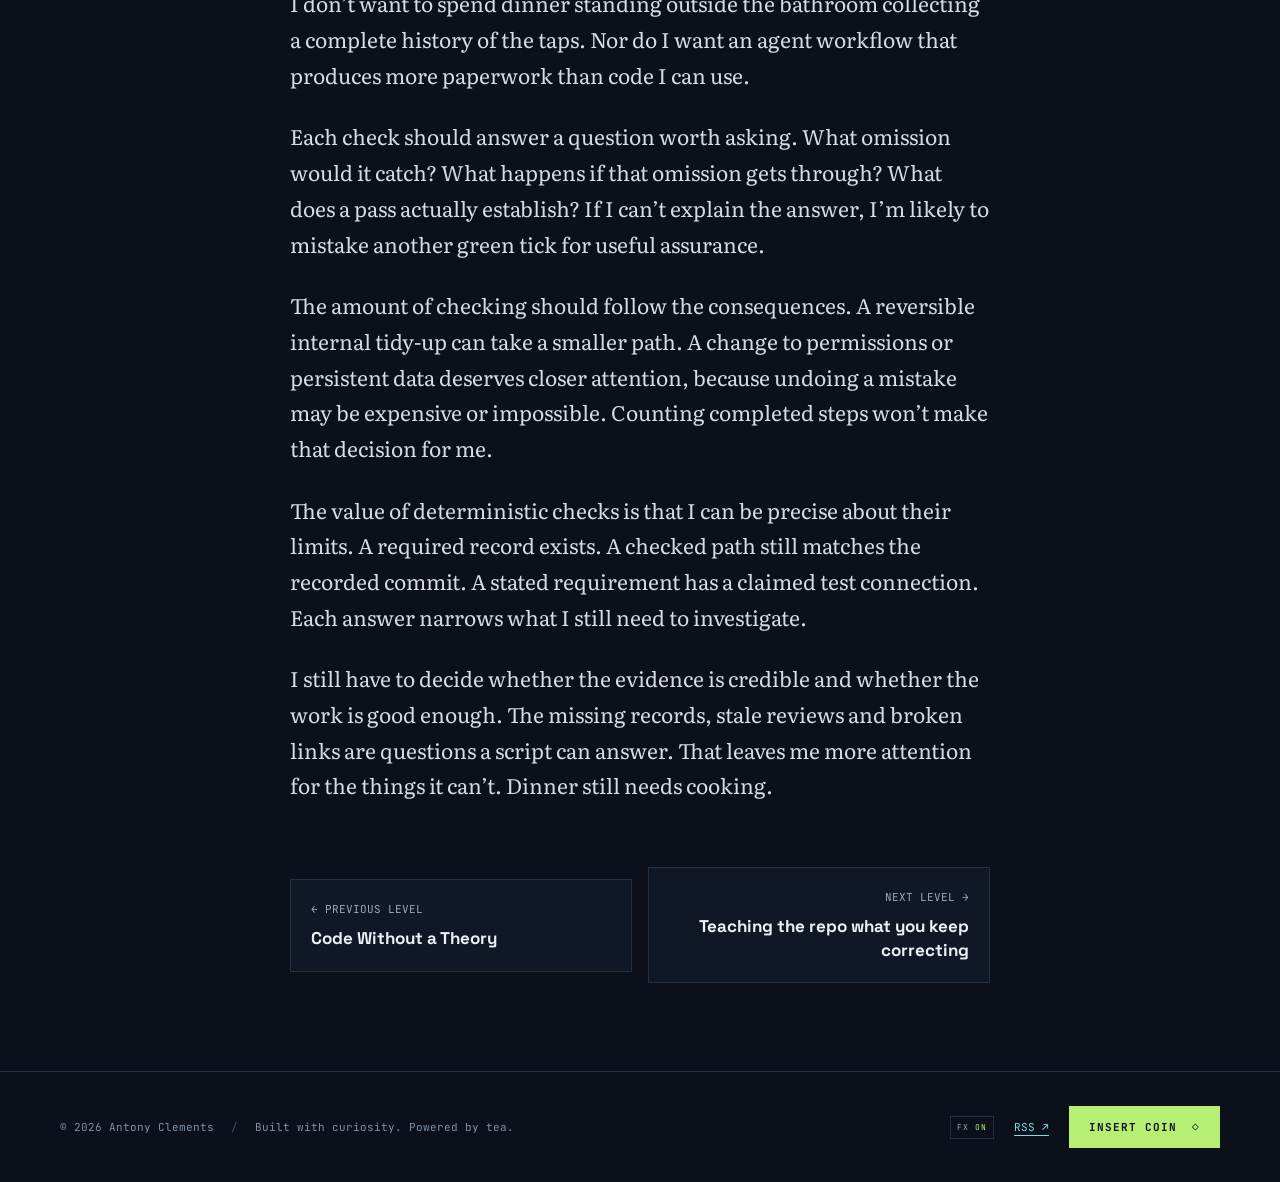
<file: posts/did-you-wash-your-hands/index.html>
<!DOCTYPE html>
<html lang="en">
<head>
  <meta charset="utf-8">
  <meta name="viewport" content="width=device-width, initial-scale=1">
  <title>Did you wash your hands? &mdash; Antony Clements</title>
  <meta name="description" content="Deterministic checks in agentic development.">
  <link rel="preconnect" href="https://fonts.googleapis.com">
<link rel="preconnect" href="https://fonts.gstatic.com" crossorigin>
<link rel="stylesheet" href="https://fonts.googleapis.com/css2?family=Inter:ital,wght@0,400;0,500;0,600;0,700;0,800;1,400;1,700&amp;family=Literata:ital,opsz,wght@0,7..72,400..700;1,7..72,400..700&amp;family=JetBrains+Mono:wght@400;500;700&amp;family=Silkscreen&amp;family=Space+Grotesk:wght@400;500;600;700&amp;display=swap">
<link rel="stylesheet" href="/styles.css">
  <link rel="canonical" href="https://antonyjclements.github.io/posts/did-you-wash-your-hands/">
<meta name="theme-color" content="#0b101b"><link rel="icon" href="/assets/favicon.svg" type="image/svg+xml"><script src="/arcade.js" defer></script>
  <meta property="og:type" content="article">
  <meta property="og:site_name" content="Antony Clements">
  <meta property="og:title" content="Did you wash your hands? — Antony Clements">
  <meta property="og:description" content="Deterministic checks in agentic development.">
  <meta property="og:url" content="https://antonyjclements.github.io/posts/did-you-wash-your-hands/">
  <meta property="og:image" content="https://antonyjclements.github.io/assets/social-preview.png">
  <meta property="og:image:width" content="1200">
  <meta property="og:image:height" content="630">
  <meta property="og:image:alt" content="Antony Clements — Notes on building software, in the site’s dark arcade theme.">
  <meta name="twitter:card" content="summary_large_image">
  <meta name="twitter:title" content="Did you wash your hands? — Antony Clements">
  <meta name="twitter:description" content="Deterministic checks in agentic development.">
  <meta name="twitter:image" content="https://antonyjclements.github.io/assets/social-preview.png">
  <meta name="twitter:image:alt" content="Antony Clements — Notes on building software, in the site’s dark arcade theme.">
  <meta property="article:published_time" content="2026-10-05">
</head>
<body class="article-page"><a class="skip-link" href="#main">Skip to content</a>
<header class="site-header"><div class="inner header-row">
  <a class="brand" href="/" aria-label="Antony Clements home"><span class="brand-icon" aria-hidden="true">&gt;_</span><span>ANTONY<span class="brand-dot">.</span>CLEMENTS</span></a>
  <nav aria-label="Main navigation"><a href="/#transmissions" aria-current="location">Writing</a><a href="/experiments/">Experiments</a><a href="/#about">About</a><a href="https://github.com/antonyjclements">GitHub <span aria-hidden="true">↗</span></a><a class="nav-rss" href="/feed.xml">RSS</a></nav>
</div></header>

<main id="main" class="article-main"><a class="back-link" href="/#transmissions">← ALL WRITING</a>
  <article><p class="eyebrow">ESSAY 02 · AI <span class="mono-amp">&amp;</span> ENGINEERING</p>
    <h1>Did you wash your hands?</h1>
    <p class="subtitle">Deterministic checks in agentic development</p>
    <p class="meta"><time datetime="2026-10-05">5 OCT 2026</time><span>6 MIN READ</span><span>ANTONY CLEMENTS</span></p>
<p>I have two young children. When I’m cooking dinner, I want them to wash their hands. The only way I can check they’ve done it properly is to go with them to the bathroom and watch. If I’m cooking dinner, that might not be possible.</p>
<p>So I gather evidence. Did I hear water running? Were they in the bathroom long enough? Do their hands smell clean?</p>
<p>None of those observations guarantees a good job. Even together, they leave room for doubt. But they give me something to go on beyond “yes, I did it”. I’m looking for signs that the process was followed, while accepting that I haven’t watched it happen.</p>
<p>I think about agentic development in much the same way. I can ask an agent to review its changes, run the tests and check the requirements. Then I can read its message saying it did all three. The question is what else I have to go on.</p>
<h2>The part I can check<span class="brand-dot">.</span></h2>
<p>In <a href="/posts/code-without-a-theory/">Code Without a Theory</a>, I wrote about the difficulty of checking code when nobody has built enough understanding of why it looks the way it does. Deterministic checks don’t supply that understanding. They do let me ask narrower questions consistently.</p>
<p>By deterministic, I mean that the check applies explicit rules to its inputs. Given the same inputs, it reaches the same answer. A script can establish that a required file is missing, that an identifier has no matching reference, or that particular files changed after a recorded review.</p>
<p>“Was this review thoughtful?” is a different sort of question. So is “did we build what the user actually meant?” Neither becomes a simple comparison just because I would like to automate it.</p>
<p>There’s still a lot of useful work in the narrower questions. If the workflow requires a review record and there isn’t one, I can stop. I don’t need another model to interpret the omission. If the record exists, I have something more specific to inspect.</p>
<h2>A receipt for the review<span class="brand-dot">.</span></h2>
<p>One example lives in Augmented Workflow’s <a href="https://github.com/antonyjclements/augmented-workflow/blob/3dfcf486d1068d2a0d4a27ebb436612592051799/.scripts/aw-gate.js#L283-L378">.scripts/aw-gate.js</a>. Its receipt mechanism requires an agent to leave a small structured record before a gate can be marked complete, when receipts are required.</p>
<p>The script checks that the receipt is valid JSON, names the expected gate, includes a non-empty summary and has a timestamp within the allowed window. An accepted receipt is consumed, and the <a href="https://github.com/antonyjclements/augmented-workflow/blob/3dfcf486d1068d2a0d4a27ebb436612592051799/.scripts/aw-gate.js#L751-L786">gate state</a> records the current commit and time.</p>
<p>That catches some fairly mundane failures. There was no receipt. The receipt belonged to another gate. The summary was empty. The timestamp was too old. These are exactly the sorts of things a conversational “all done” can glide past.</p>
<p>It would be easy to describe this as proof that the review ran. That would be claiming too much. The receipt is written by the agent. A plausible summary can be wrong, and a timestamp can be invented. The validator checks those fields without independently observing the review.</p>
<p>So the useful claim is quite small: the configured workflow requires a recent, correctly shaped record. Omitting that record becomes visible. Whether I trust what it says depends on how it was produced and what supports it.</p>
<h2>What changed afterwards<span class="brand-dot">.</span></h2>
<p>There’s another question that is easier to answer mechanically: has the relevant code changed since the review was recorded?</p>
<p>AW’s <a href="https://github.com/antonyjclements/augmented-workflow/blob/3dfcf486d1068d2a0d4a27ebb436612592051799/.scripts/aw-gate.js#L803-L847">commit-based freshness check</a> compares configured paths between the recorded commit and the target being checked. If those paths changed, the gate fails. The default target is HEAD; a working-tree check can also include uncommitted changes to tracked files.</p>
<p>Suppose a review is recorded, then the agent commits another change to a file in the checked scope. The earlier marker no longer satisfies that check. Nobody has to remember to ask whether the review came before or after the latest edit. The script can establish the difference.</p>
<p>That still leaves the original review’s quality open. It also leaves anything outside the configured paths open. But it removes one ambiguity at low cost.</p>
<p><a href="https://github.com/antonyjclements/augmented-workflow/blob/3dfcf486d1068d2a0d4a27ebb436612592051799/.scripts/aw-gate.js#L1653-L1691">Traceability</a> offers a similar example. AW can check that recognised specification requirements have test annotations and that test or code references point to requirements which exist. A missing link can fail the check.</p>
<p>The link says a test claims to cover a requirement. Reading an annotation doesn’t establish that the test runs, that its assertions are meaningful, or that it covers the difficult case. Those questions need further evidence. Even so, finding a requirement with no claimed test connection is useful before I spend time deciding whether the connection is any good.</p>
<h2>Evidence can be misleading<span class="brand-dot">.</span></h2>
<p>The handwashing analogy has an obvious weakness. Water can run without anyone washing their hands properly. If the only thing I reward is the sound of the tap, I’ve made the sound of the tap the target.</p>
<p>The same problem appears in development. Require a review summary and an agent can produce a review summary. Require a test annotation and it can add one. This needn’t involve any deliberate deception. It may simply misunderstand the requirement and produce both the implementation and the evidence from that same misunderstanding.</p>
<p>That’s why evidence needs a source. An agent’s account of a test run and a result captured from the test runner deserve different weight. A test result tied to the code being reviewed tells me more than a pasted success message with no clear origin. Neither tells me whether I chose the right assertions.</p>
<p>Enforcement matters too. A script which rejects missing evidence only helps if it actually runs. If the agent can skip the command, bypass the hook or rewrite the record, I need to understand that limit. Putting an important check somewhere the agent cannot quietly avoid it is a separate job from writing the check.</p>
<h2>How much checking is enough<span class="brand-dot">.</span></h2>
<p>I don’t want to spend dinner standing outside the bathroom collecting a complete history of the taps. Nor do I want an agent workflow that produces more paperwork than code I can use.</p>
<p>Each check should answer a question worth asking. What omission would it catch? What happens if that omission gets through? What does a pass actually establish? If I can’t explain the answer, I’m likely to mistake another green tick for useful assurance.</p>
<p>The amount of checking should follow the consequences. A reversible internal tidy-up can take a smaller path. A change to permissions or persistent data deserves closer attention, because undoing a mistake may be expensive or impossible. Counting completed steps won’t make that decision for me.</p>
<p>The value of deterministic checks is that I can be precise about their limits. A required record exists. A checked path still matches the recorded commit. A stated requirement has a claimed test connection. Each answer narrows what I still need to investigate.</p>
<p>I still have to decide whether the evidence is credible and whether the work is good enough. The missing records, stale reviews and broken links are questions a script can answer. That leaves me more attention for the things it can’t. Dinner still needs cooking.</p>
  </article><nav class="article-pagination" aria-label="More writing"><a href="/posts/code-without-a-theory/"><span>← PREVIOUS LEVEL</span><strong>Code Without a Theory</strong></a><a href="/posts/teaching-the-repo-what-you-keep-correcting/"><span>NEXT LEVEL →</span><strong>Teaching the repo what you keep correcting</strong></a></nav>
</main>
<footer class="site-footer"><div class="inner footer-row"><p>© 2026 Antony Clements <span class="footer-divider">/</span> Built with curiosity. Powered by tea.</p><div><button class="motion-toggle" type="button" aria-pressed="false" aria-label="Pause visual animations">FX <span>ON</span></button><a href="/feed.xml">RSS ↗</a><button class="secret-trigger" type="button" aria-label="Enter the secret arcade">INSERT COIN <span aria-hidden="true">◇</span></button></div></div></footer>

</body>
</html>
</file>
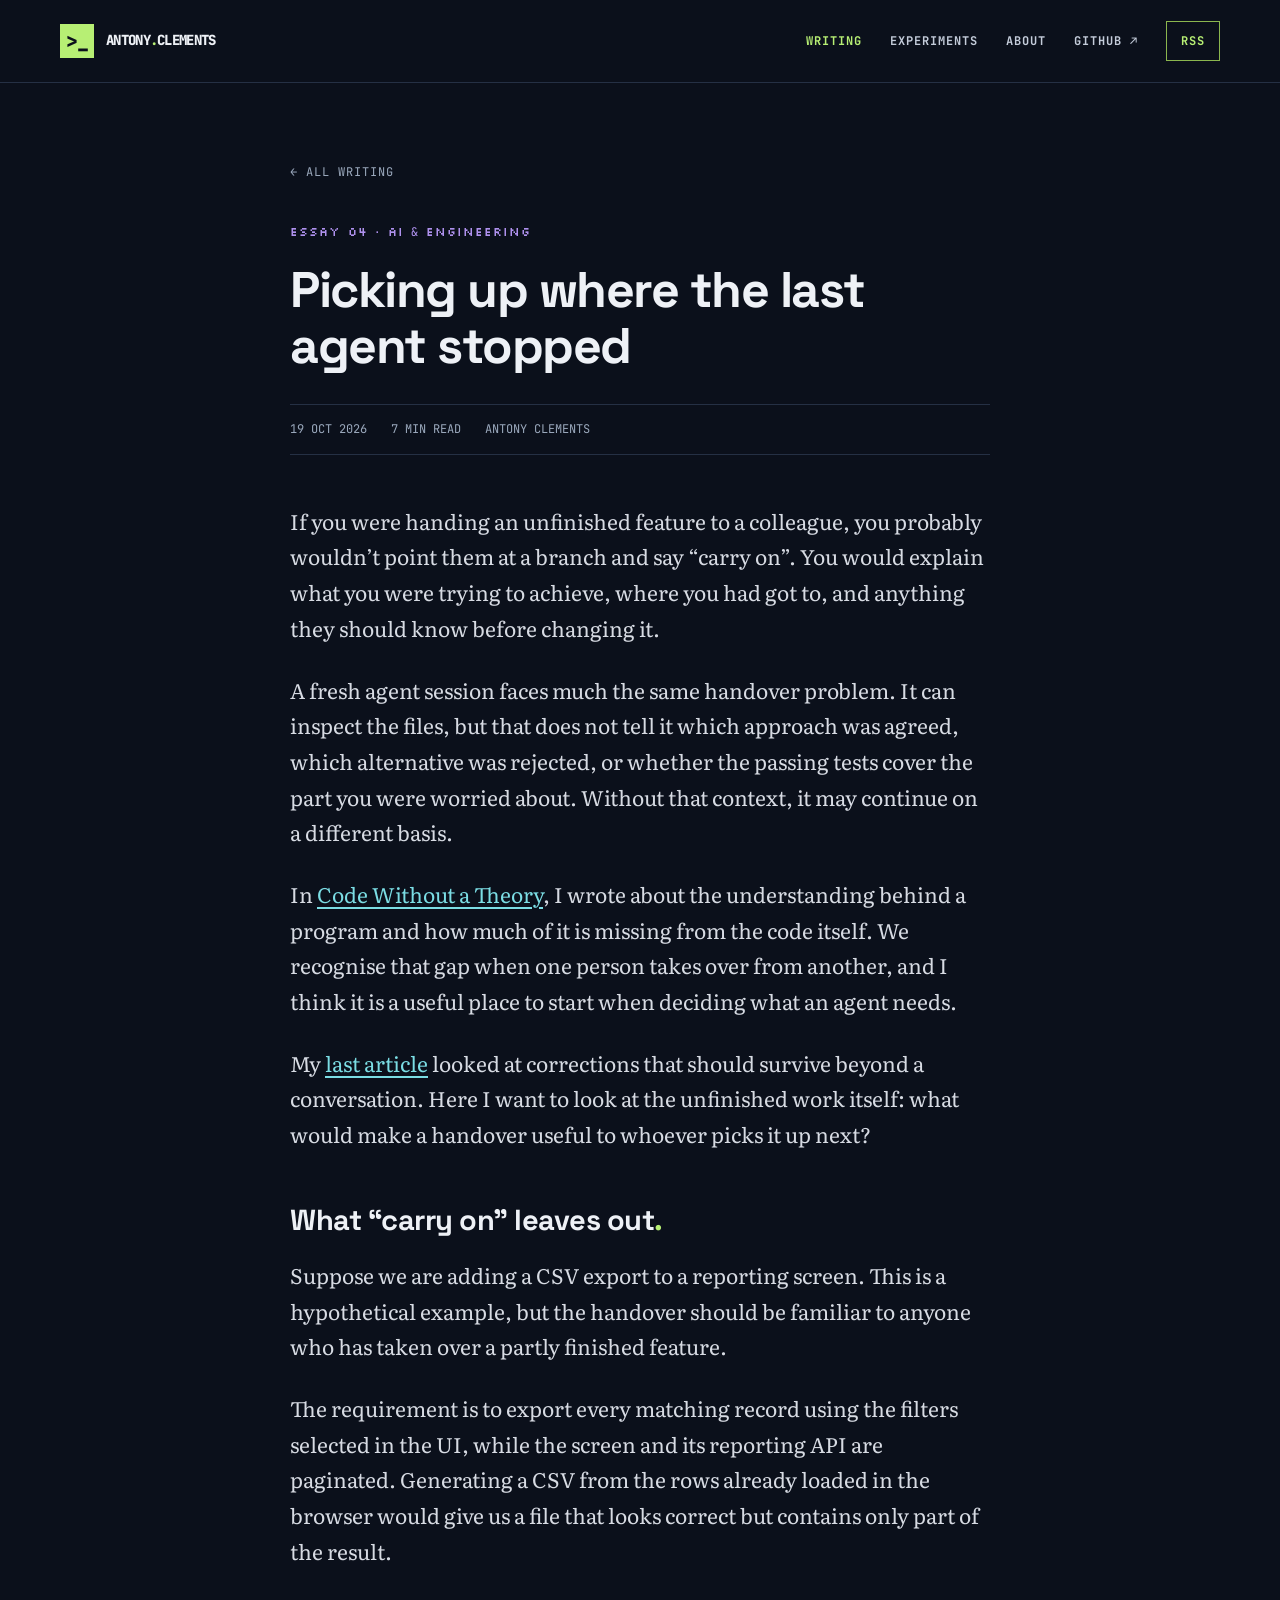
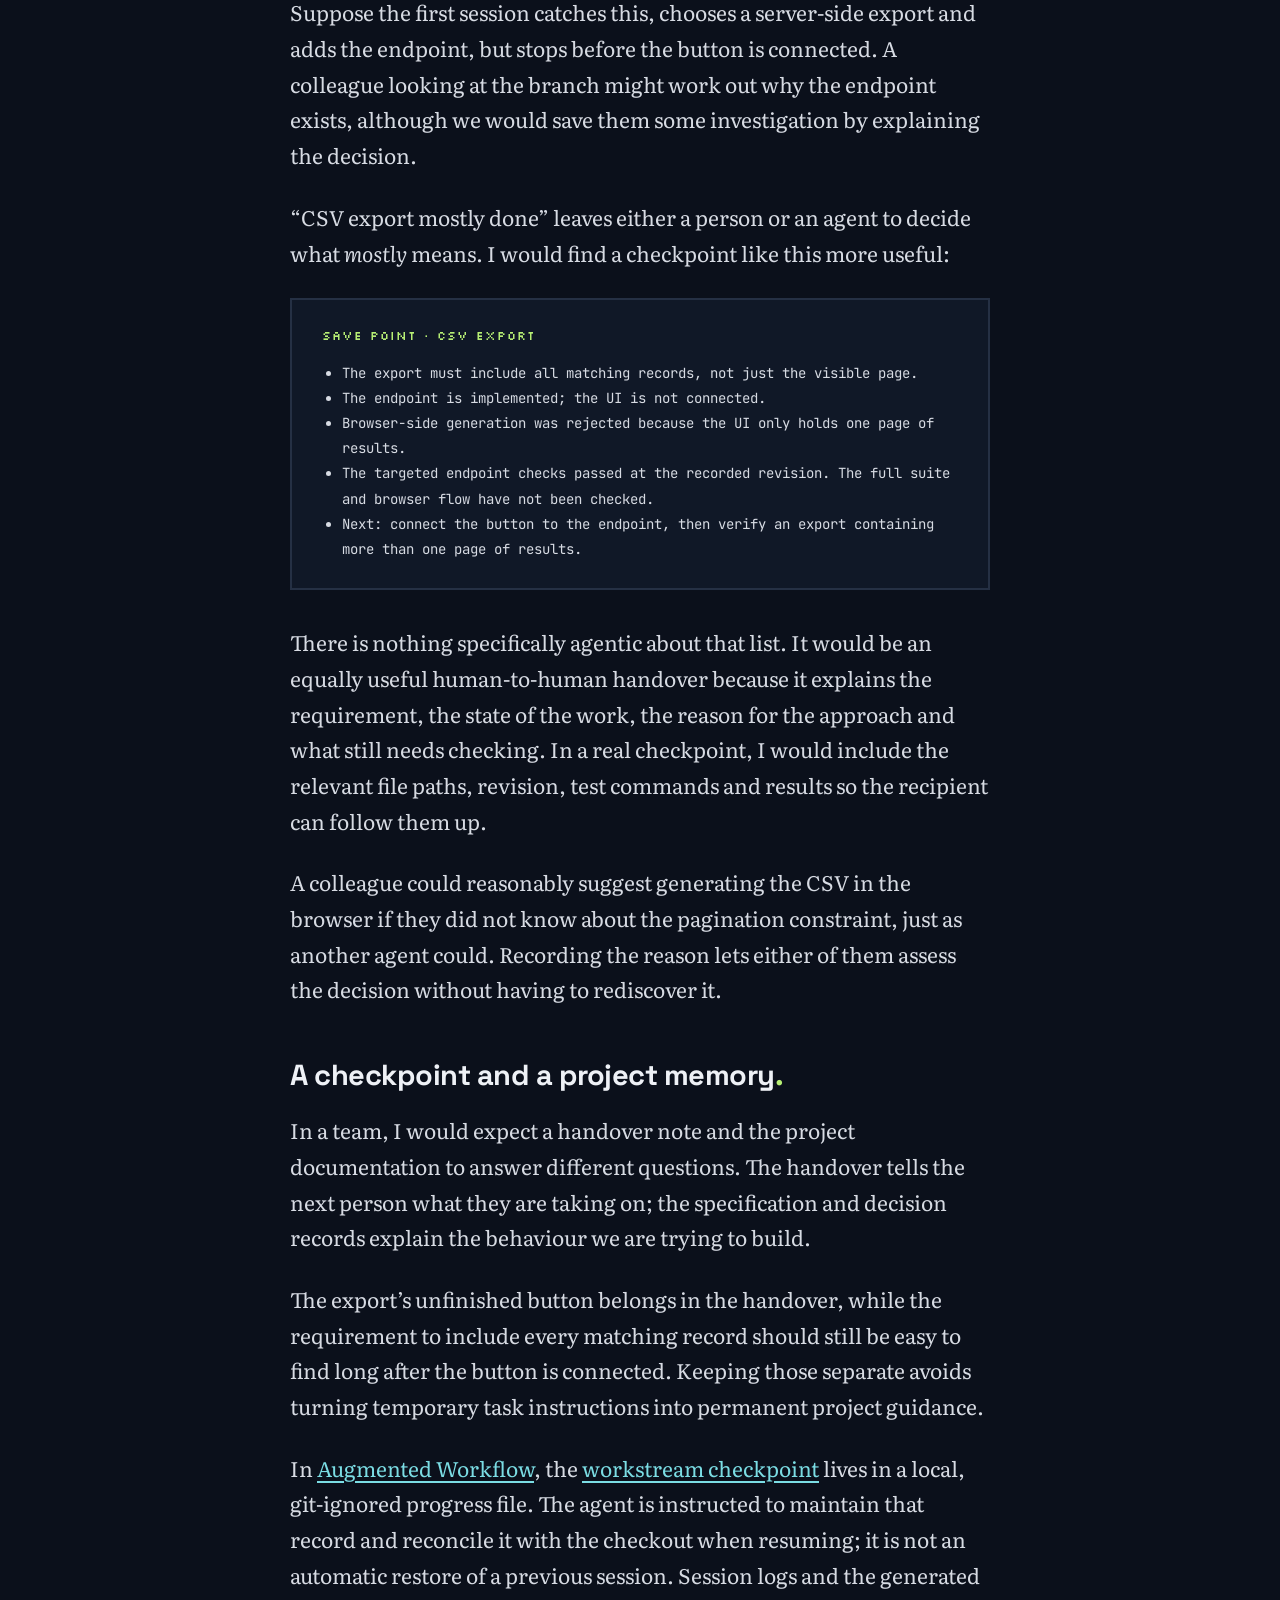
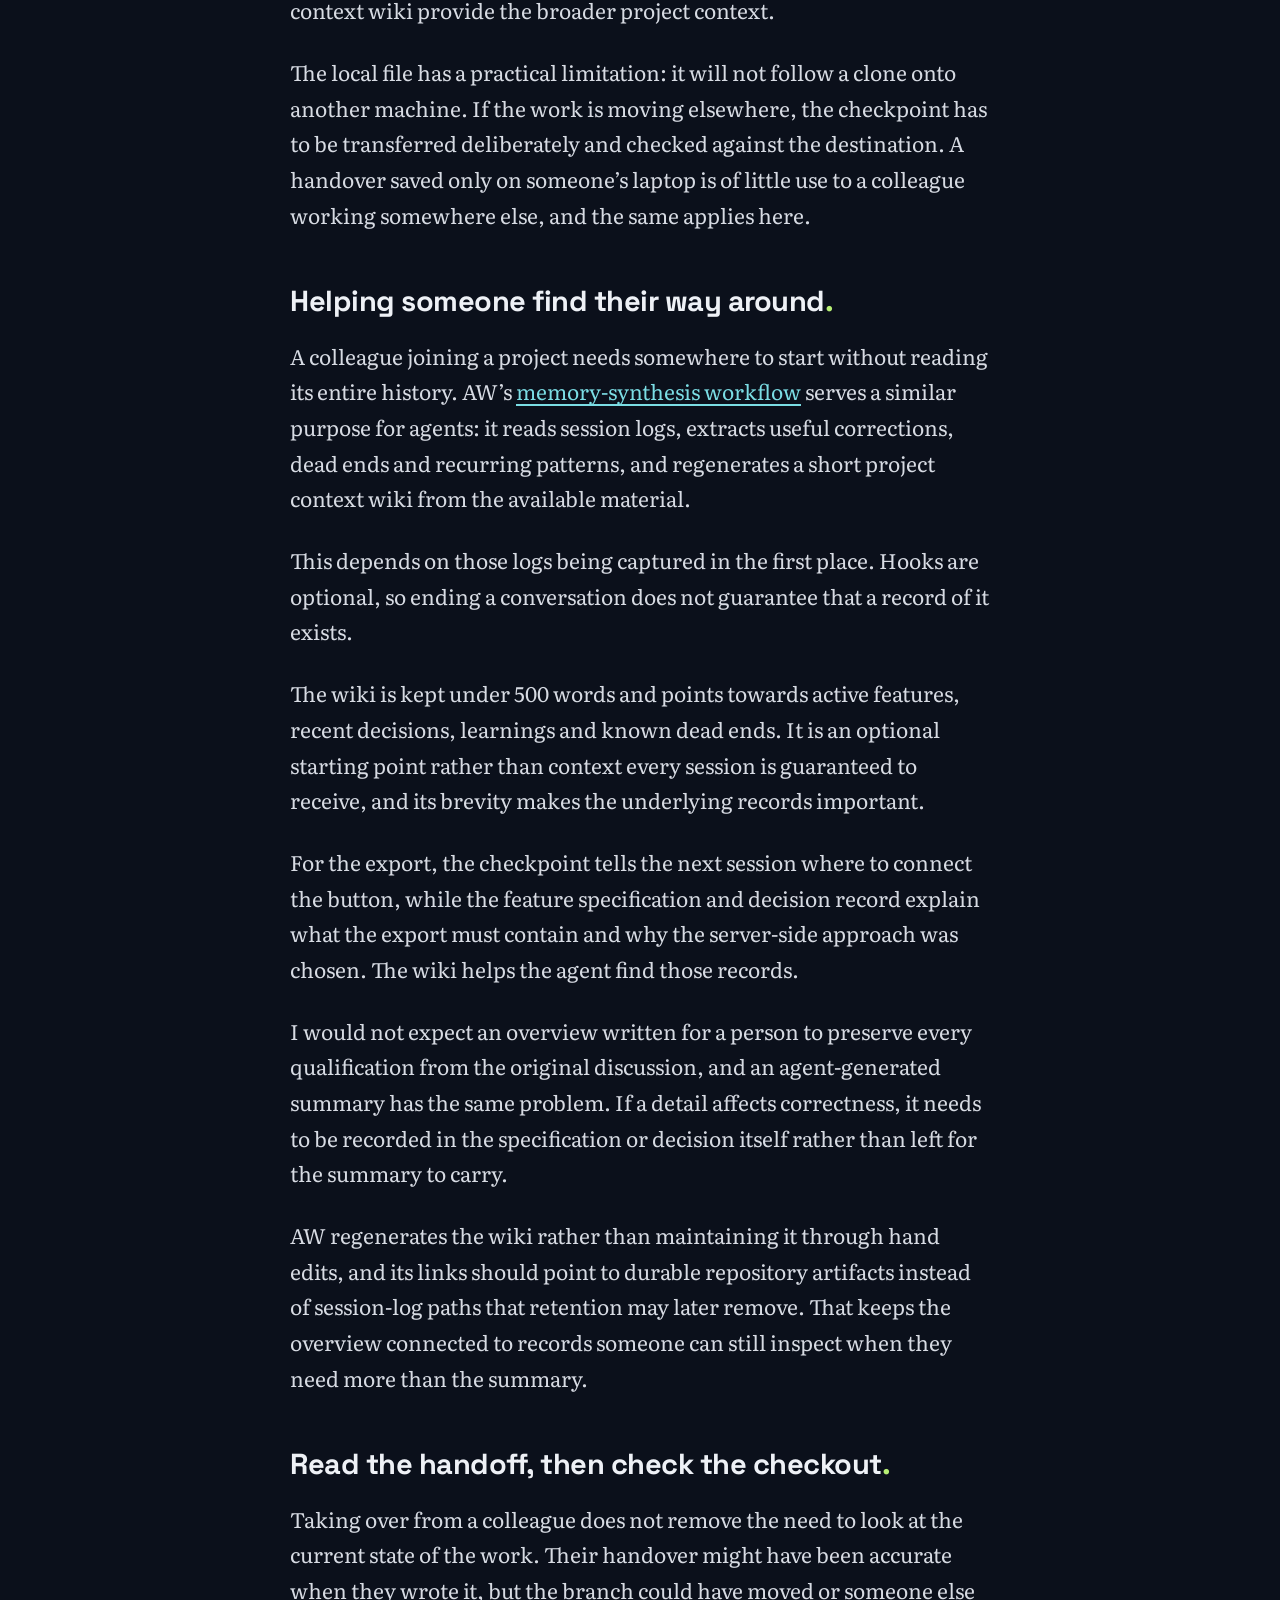
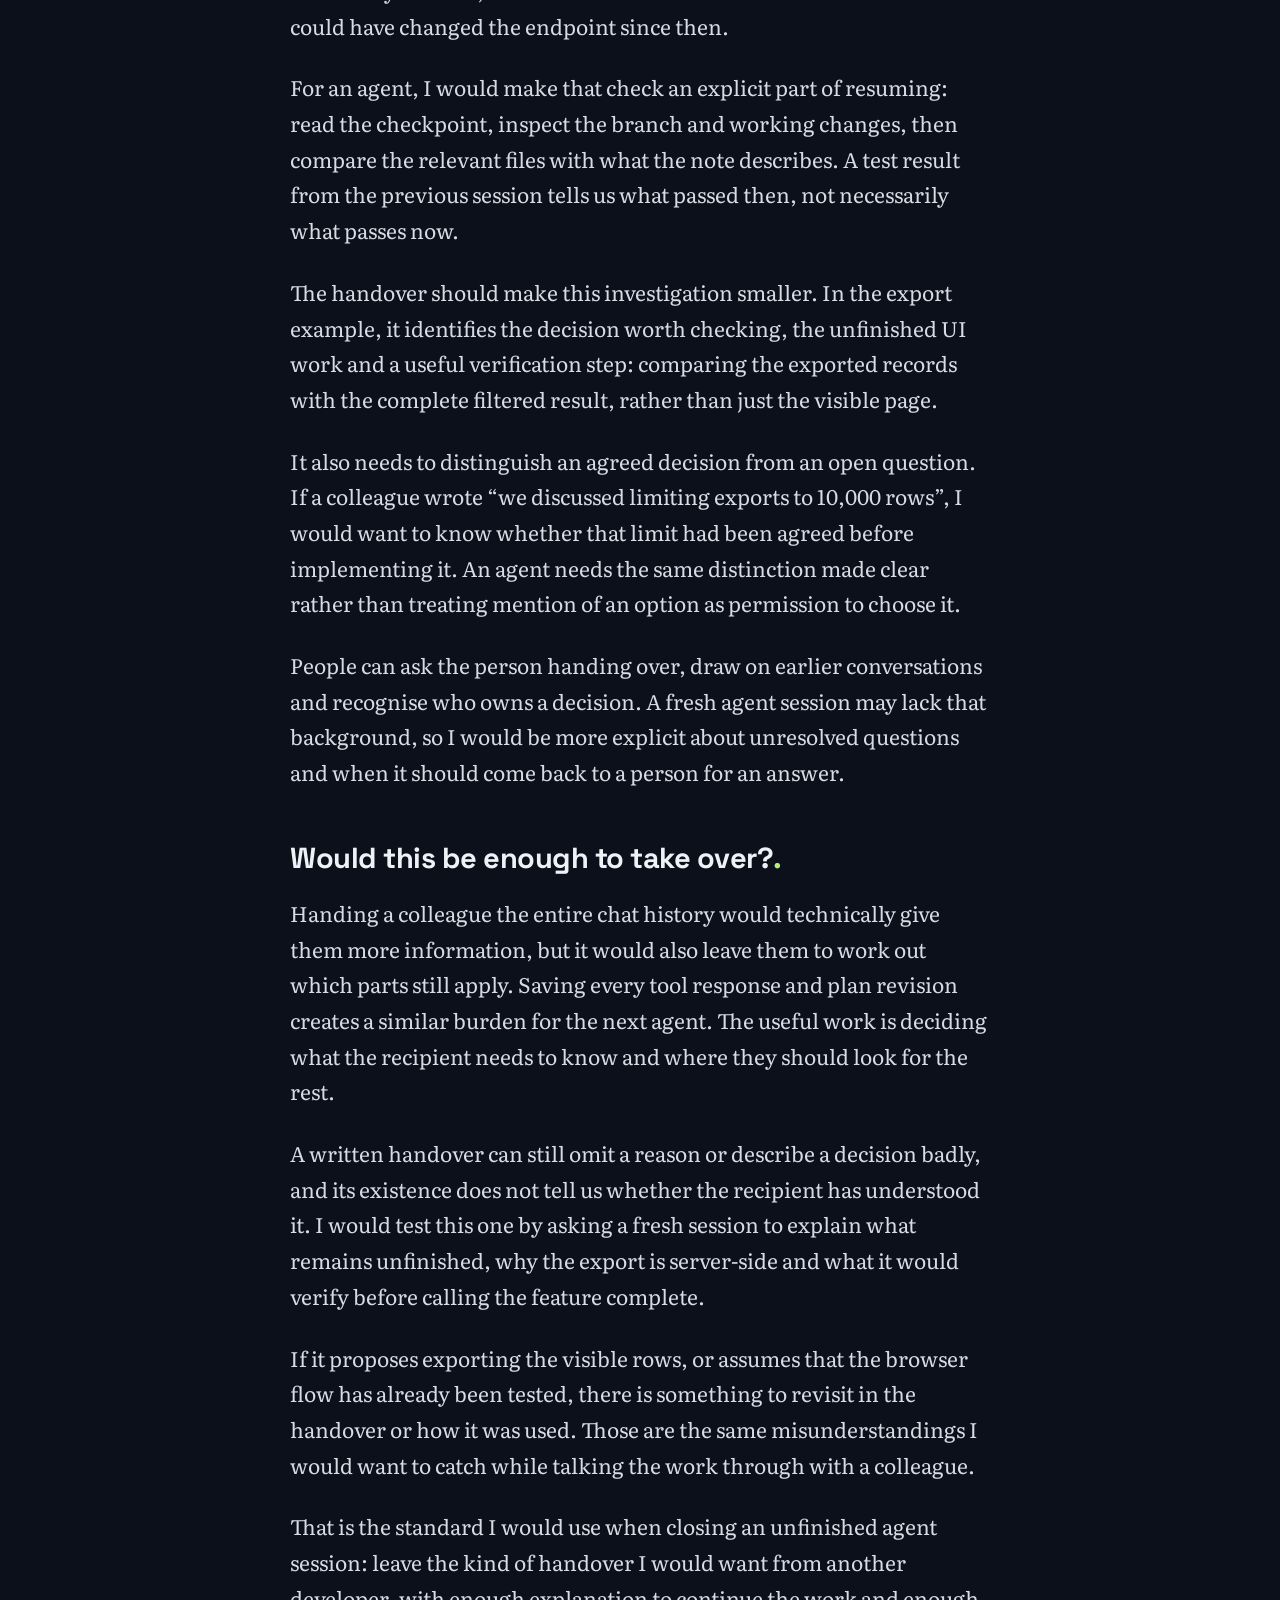
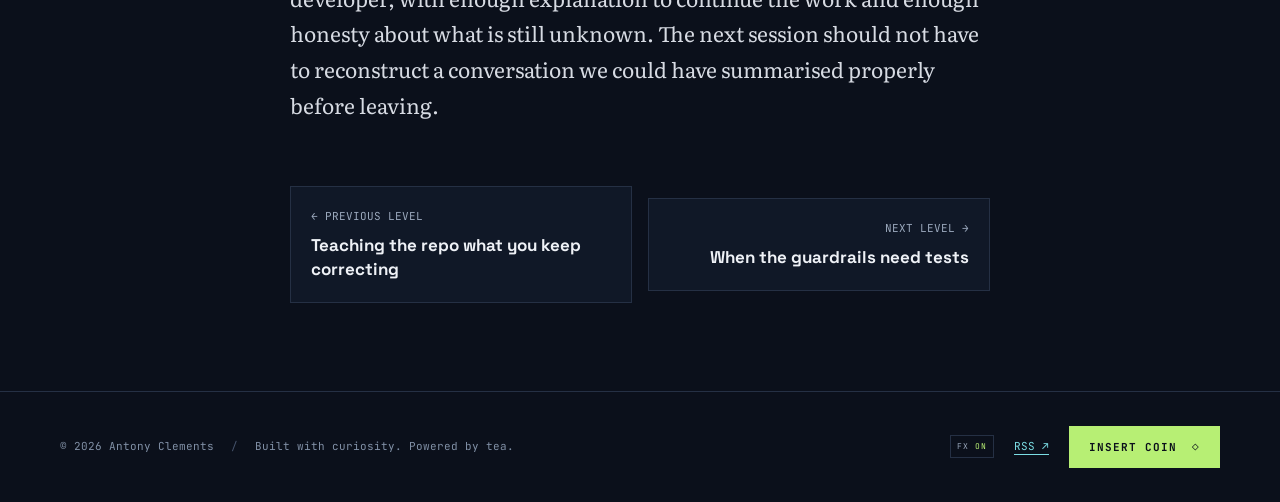
<file: posts/picking-up-where-the-last-agent-stopped/index.html>
<!DOCTYPE html>
<html lang="en">
<head>
  <meta charset="utf-8">
  <meta name="viewport" content="width=device-width, initial-scale=1">
  <title>Picking up where the last agent stopped &mdash; Antony Clements</title>
  <meta name="description" content="The next session should not have to reconstruct a conversation we could have summarised properly before leaving.">
  <link rel="preconnect" href="https://fonts.googleapis.com">
<link rel="preconnect" href="https://fonts.gstatic.com" crossorigin>
<link rel="stylesheet" href="https://fonts.googleapis.com/css2?family=Inter:ital,wght@0,400;0,500;0,600;0,700;0,800;1,400;1,700&amp;family=Literata:ital,opsz,wght@0,7..72,400..700;1,7..72,400..700&amp;family=JetBrains+Mono:wght@400;500;700&amp;family=Silkscreen&amp;family=Space+Grotesk:wght@400;500;600;700&amp;display=swap">
<link rel="stylesheet" href="/styles.css">
  <link rel="canonical" href="https://antonyjclements.github.io/posts/picking-up-where-the-last-agent-stopped/">
<meta name="theme-color" content="#0b101b"><link rel="icon" href="/assets/favicon.svg" type="image/svg+xml"><script src="/arcade.js" defer></script>
  <meta property="og:type" content="article">
  <meta property="og:site_name" content="Antony Clements">
  <meta property="og:title" content="Picking up where the last agent stopped — Antony Clements">
  <meta property="og:description" content="The next session should not have to reconstruct a conversation we could have summarised properly before leaving.">
  <meta property="og:url" content="https://antonyjclements.github.io/posts/picking-up-where-the-last-agent-stopped/">
  <meta property="og:image" content="https://antonyjclements.github.io/assets/social-preview.png">
  <meta property="og:image:width" content="1200">
  <meta property="og:image:height" content="630">
  <meta property="og:image:alt" content="Antony Clements — Notes on building software, in the site’s dark arcade theme.">
  <meta name="twitter:card" content="summary_large_image">
  <meta name="twitter:title" content="Picking up where the last agent stopped — Antony Clements">
  <meta name="twitter:description" content="The next session should not have to reconstruct a conversation we could have summarised properly before leaving.">
  <meta name="twitter:image" content="https://antonyjclements.github.io/assets/social-preview.png">
  <meta name="twitter:image:alt" content="Antony Clements — Notes on building software, in the site’s dark arcade theme.">
  <meta property="article:published_time" content="2026-10-19">
</head>
<body class="article-page"><a class="skip-link" href="#main">Skip to content</a>
<header class="site-header"><div class="inner header-row">
  <a class="brand" href="/" aria-label="Antony Clements home"><span class="brand-icon" aria-hidden="true">&gt;_</span><span>ANTONY<span class="brand-dot">.</span>CLEMENTS</span></a>
  <nav aria-label="Main navigation"><a href="/#transmissions" aria-current="location">Writing</a><a href="/experiments/">Experiments</a><a href="/#about">About</a><a href="https://github.com/antonyjclements">GitHub <span aria-hidden="true">↗</span></a><a class="nav-rss" href="/feed.xml">RSS</a></nav>
</div></header>

<main id="main" class="article-main"><a class="back-link" href="/#transmissions">← ALL WRITING</a>
  <article><p class="eyebrow">ESSAY 04 · AI <span class="mono-amp">&amp;</span> ENGINEERING</p>
    <h1>Picking up where the last agent stopped</h1>
    <p class="meta"><time datetime="2026-10-19">19 OCT 2026</time><span>7 MIN READ</span><span>ANTONY CLEMENTS</span></p>
<p>If you were handing an unfinished feature to a colleague, you probably wouldn’t point them at a branch and say “carry on”. You would explain what you were trying to achieve, where you had got to, and anything they should know before changing it.</p>
<p>A fresh agent session faces much the same handover problem. It can inspect the files, but that does not tell it which approach was agreed, which alternative was rejected, or whether the passing tests cover the part you were worried about. Without that context, it may continue on a different basis.</p>
<p>In <a href="/posts/code-without-a-theory/">Code Without a Theory</a>, I wrote about the understanding behind a program and how much of it is missing from the code itself. We recognise that gap when one person takes over from another, and I think it is a useful place to start when deciding what an agent needs.</p>
<p>My <a href="/posts/teaching-the-repo-what-you-keep-correcting/">last article</a> looked at corrections that should survive beyond a conversation. Here I want to look at the unfinished work itself: what would make a handover useful to whoever picks it up next?</p>
<h2>What “carry on” leaves out<span class="brand-dot">.</span></h2>
<p>Suppose we are adding a CSV export to a reporting screen. This is a hypothetical example, but the handover should be familiar to anyone who has taken over a partly finished feature.</p>
<p>The requirement is to export every matching record using the filters selected in the UI, while the screen and its reporting API are paginated. Generating a CSV from the rows already loaded in the browser would give us a file that looks correct but contains only part of the result.</p>
<p>Suppose the first session catches this, chooses a server-side export and adds the endpoint, but stops before the button is connected. A colleague looking at the branch might work out why the endpoint exists, although we would save them some investigation by explaining the decision.</p>
<p>“CSV export mostly done” leaves either a person or an agent to decide what <em>mostly</em> means. I would find a checkpoint like this more useful:</p>
<aside class="save-point" aria-label="Example CSV export checkpoint"><p class="eyebrow">SAVE POINT · CSV EXPORT</p><ul>
<li>The export must include all matching records, not just the visible page.</li>
<li>The endpoint is implemented; the UI is not connected.</li>
<li>Browser-side generation was rejected because the UI only holds one page of results.</li>
<li>The targeted endpoint checks passed at the recorded revision. The full suite and browser flow have not been checked.</li>
<li>Next: connect the button to the endpoint, then verify an export containing more than one page of results.</li>
</ul></aside>
<p>There is nothing specifically agentic about that list. It would be an equally useful human-to-human handover because it explains the requirement, the state of the work, the reason for the approach and what still needs checking. In a real checkpoint, I would include the relevant file paths, revision, test commands and results so the recipient can follow them up.</p>
<p>A colleague could reasonably suggest generating the CSV in the browser if they did not know about the pagination constraint, just as another agent could. Recording the reason lets either of them assess the decision without having to rediscover it.</p>
<h2>A checkpoint and a project memory<span class="brand-dot">.</span></h2>
<p>In a team, I would expect a handover note and the project documentation to answer different questions. The handover tells the next person what they are taking on; the specification and decision records explain the behaviour we are trying to build.</p>
<p>The export’s unfinished button belongs in the handover, while the requirement to include every matching record should still be easy to find long after the button is connected. Keeping those separate avoids turning temporary task instructions into permanent project guidance.</p>
<p>In <a href="https://github.com/antonyjclements/augmented-workflow">Augmented Workflow</a>, the <a href="https://github.com/antonyjclements/augmented-workflow/blob/main/skills/aw-work/references/progress-tracking.md">workstream checkpoint</a> lives in a local, git-ignored progress file. The agent is instructed to maintain that record and reconcile it with the checkout when resuming; it is not an automatic restore of a previous session. Session logs and the generated context wiki provide the broader project context.</p>
<p>The local file has a practical limitation: it will not follow a clone onto another machine. If the work is moving elsewhere, the checkpoint has to be transferred deliberately and checked against the destination. A handover saved only on someone’s laptop is of little use to a colleague working somewhere else, and the same applies here.</p>
<h2>Helping someone find their way around<span class="brand-dot">.</span></h2>
<p>A colleague joining a project needs somewhere to start without reading its entire history. AW’s <a href="https://github.com/antonyjclements/augmented-workflow/blob/main/skills/aw-synthesize-memory/SKILL.md">memory-synthesis workflow</a> serves a similar purpose for agents: it reads session logs, extracts useful corrections, dead ends and recurring patterns, and regenerates a short project context wiki from the available material.</p>
<p>This depends on those logs being captured in the first place. Hooks are optional, so ending a conversation does not guarantee that a record of it exists.</p>
<p>The wiki is kept under 500 words and points towards active features, recent decisions, learnings and known dead ends. It is an optional starting point rather than context every session is guaranteed to receive, and its brevity makes the underlying records important.</p>
<p>For the export, the checkpoint tells the next session where to connect the button, while the feature specification and decision record explain what the export must contain and why the server-side approach was chosen. The wiki helps the agent find those records.</p>
<p>I would not expect an overview written for a person to preserve every qualification from the original discussion, and an agent-generated summary has the same problem. If a detail affects correctness, it needs to be recorded in the specification or decision itself rather than left for the summary to carry.</p>
<p>AW regenerates the wiki rather than maintaining it through hand edits, and its links should point to durable repository artifacts instead of session-log paths that retention may later remove. That keeps the overview connected to records someone can still inspect when they need more than the summary.</p>
<h2>Read the handoff, then check the checkout<span class="brand-dot">.</span></h2>
<p>Taking over from a colleague does not remove the need to look at the current state of the work. Their handover might have been accurate when they wrote it, but the branch could have moved or someone else could have changed the endpoint since then.</p>
<p>For an agent, I would make that check an explicit part of resuming: read the checkpoint, inspect the branch and working changes, then compare the relevant files with what the note describes. A test result from the previous session tells us what passed then, not necessarily what passes now.</p>
<p>The handover should make this investigation smaller. In the export example, it identifies the decision worth checking, the unfinished UI work and a useful verification step: comparing the exported records with the complete filtered result, rather than just the visible page.</p>
<p>It also needs to distinguish an agreed decision from an open question. If a colleague wrote “we discussed limiting exports to 10,000 rows”, I would want to know whether that limit had been agreed before implementing it. An agent needs the same distinction made clear rather than treating mention of an option as permission to choose it.</p>
<p>People can ask the person handing over, draw on earlier conversations and recognise who owns a decision. A fresh agent session may lack that background, so I would be more explicit about unresolved questions and when it should come back to a person for an answer.</p>
<h2>Would this be enough to take over?<span class="brand-dot">.</span></h2>
<p>Handing a colleague the entire chat history would technically give them more information, but it would also leave them to work out which parts still apply. Saving every tool response and plan revision creates a similar burden for the next agent. The useful work is deciding what the recipient needs to know and where they should look for the rest.</p>
<p>A written handover can still omit a reason or describe a decision badly, and its existence does not tell us whether the recipient has understood it. I would test this one by asking a fresh session to explain what remains unfinished, why the export is server-side and what it would verify before calling the feature complete.</p>
<p>If it proposes exporting the visible rows, or assumes that the browser flow has already been tested, there is something to revisit in the handover or how it was used. Those are the same misunderstandings I would want to catch while talking the work through with a colleague.</p>
<p>That is the standard I would use when closing an unfinished agent session: leave the kind of handover I would want from another developer, with enough explanation to continue the work and enough honesty about what is still unknown. The next session should not have to reconstruct a conversation we could have summarised properly before leaving.</p>
  </article><nav class="article-pagination" aria-label="More writing"><a href="/posts/teaching-the-repo-what-you-keep-correcting/"><span>← PREVIOUS LEVEL</span><strong>Teaching the repo what you keep correcting</strong></a><a href="/posts/when-the-guardrails-need-tests/"><span>NEXT LEVEL →</span><strong>When the guardrails need tests</strong></a></nav>
</main>
<footer class="site-footer"><div class="inner footer-row"><p>© 2026 Antony Clements <span class="footer-divider">/</span> Built with curiosity. Powered by tea.</p><div><button class="motion-toggle" type="button" aria-pressed="false" aria-label="Pause visual animations">FX <span>ON</span></button><a href="/feed.xml">RSS ↗</a><button class="secret-trigger" type="button" aria-label="Enter the secret arcade">INSERT COIN <span aria-hidden="true">◇</span></button></div></div></footer>

</body>
</html>
</file>
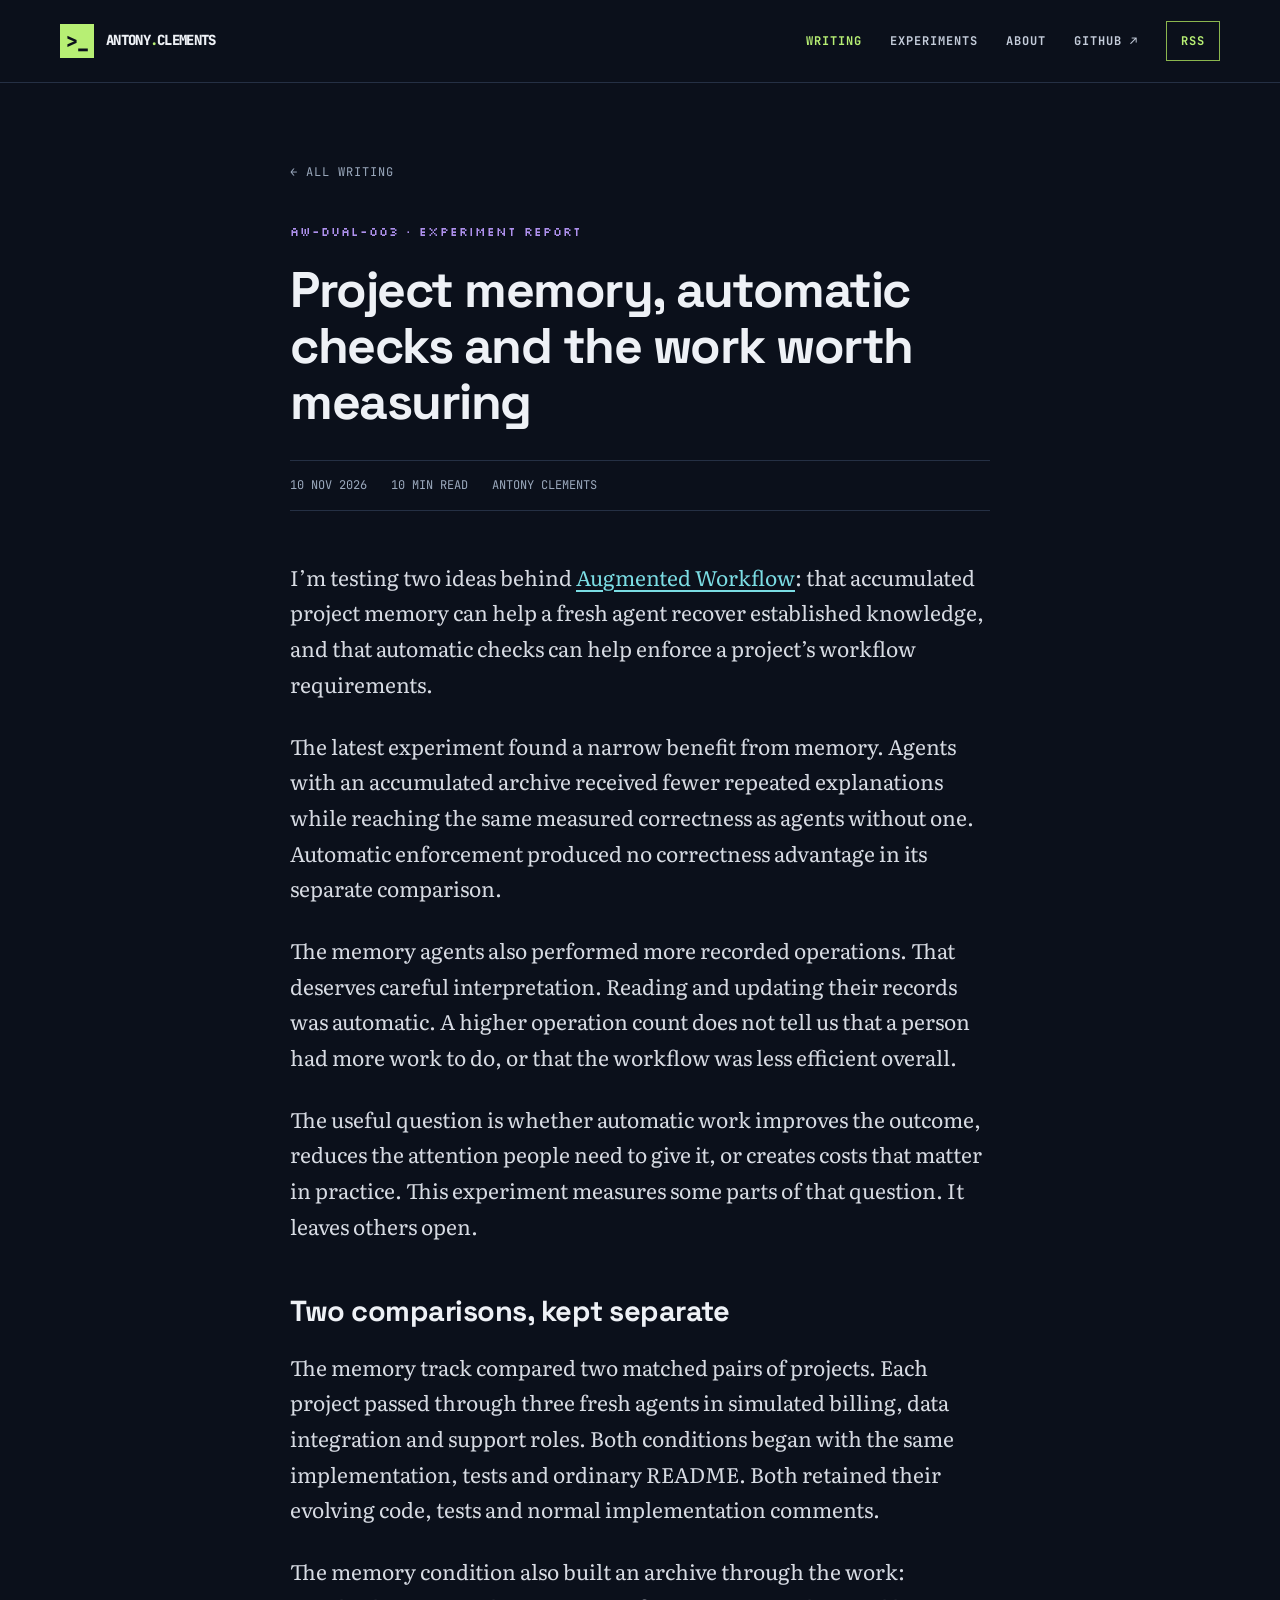
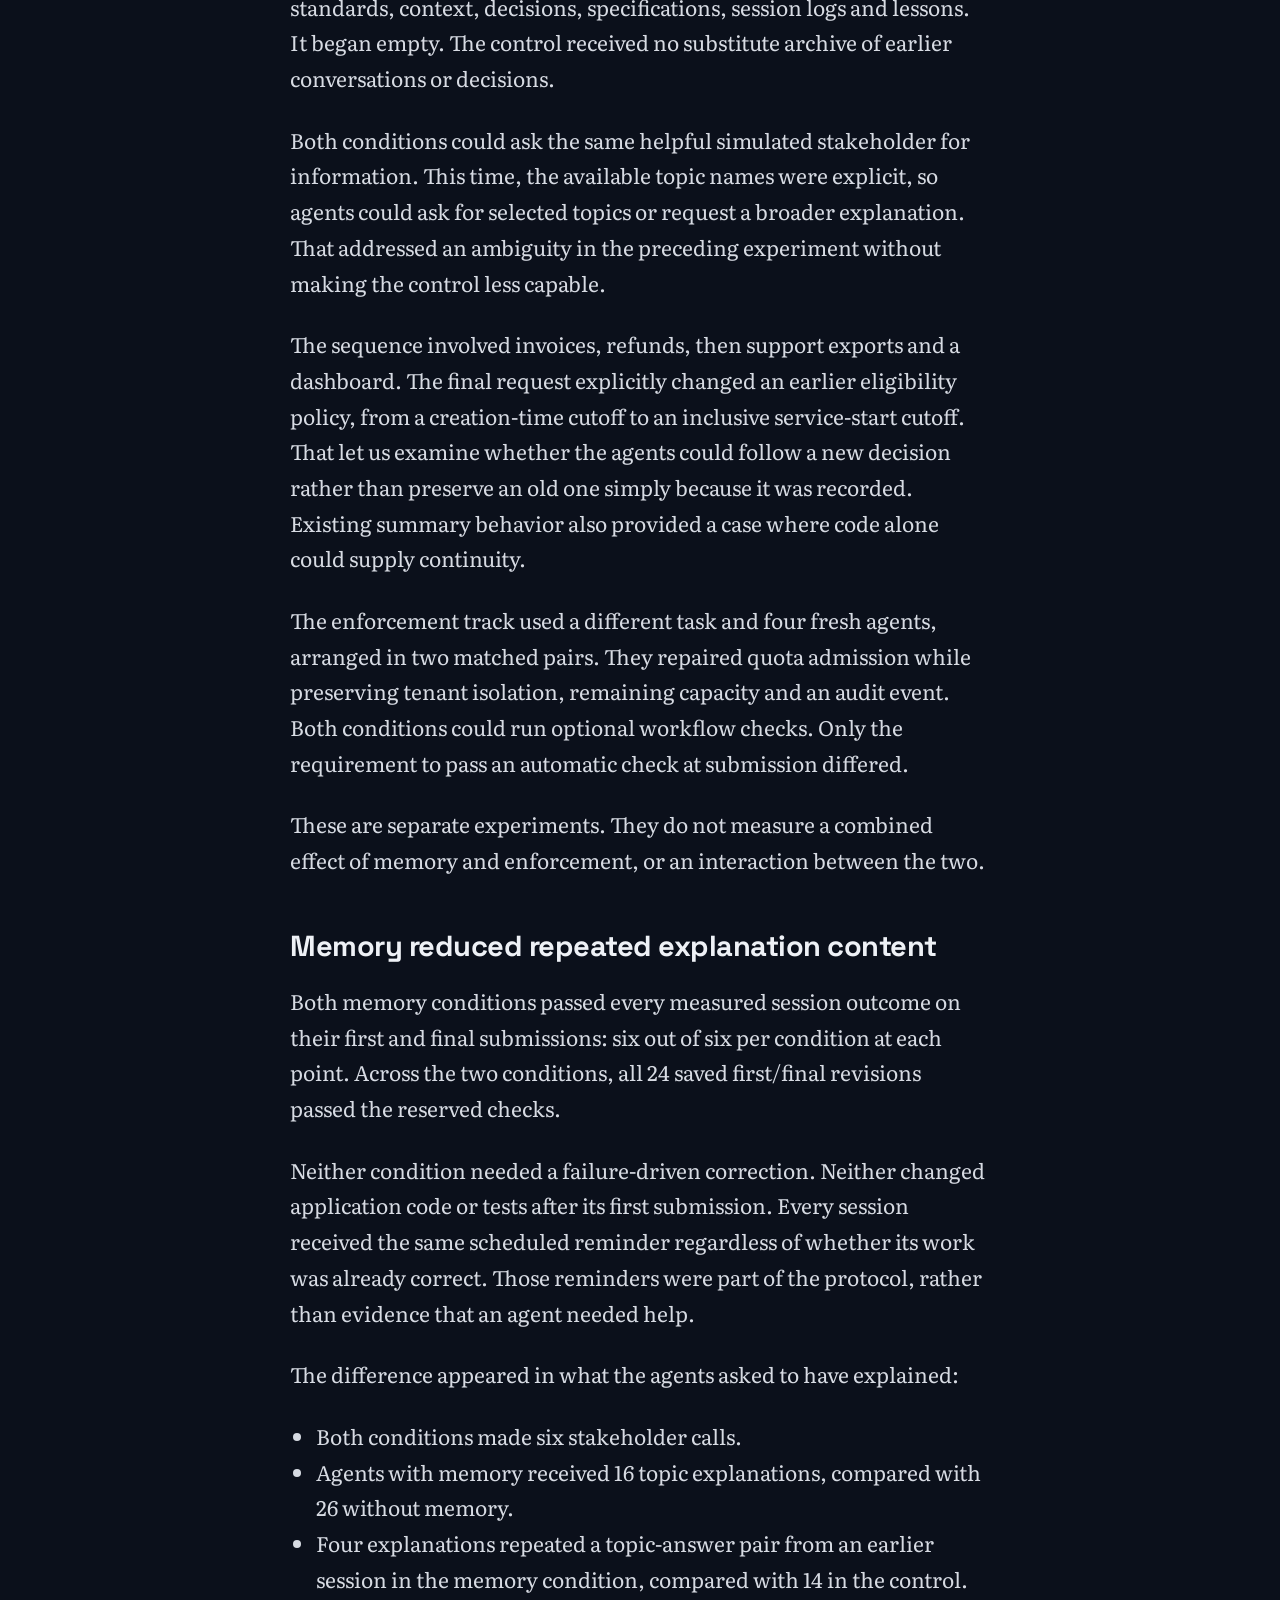
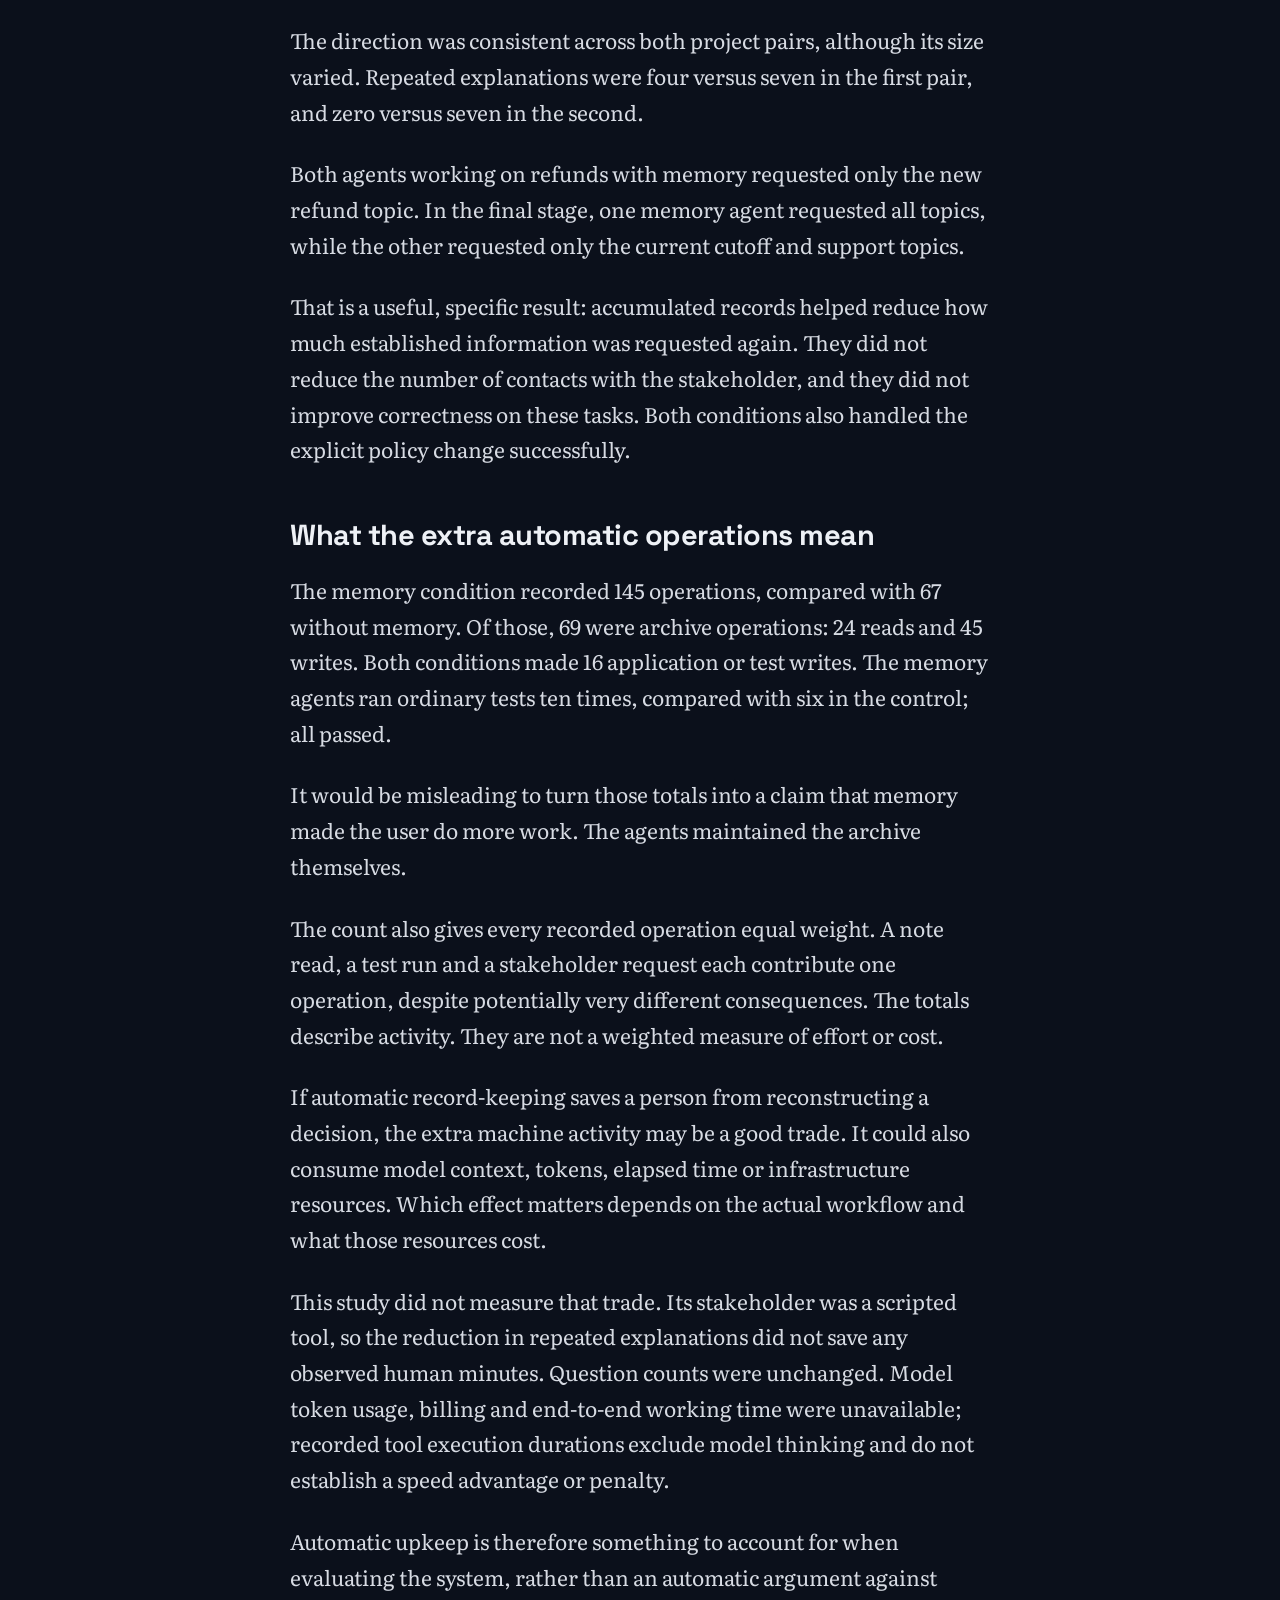
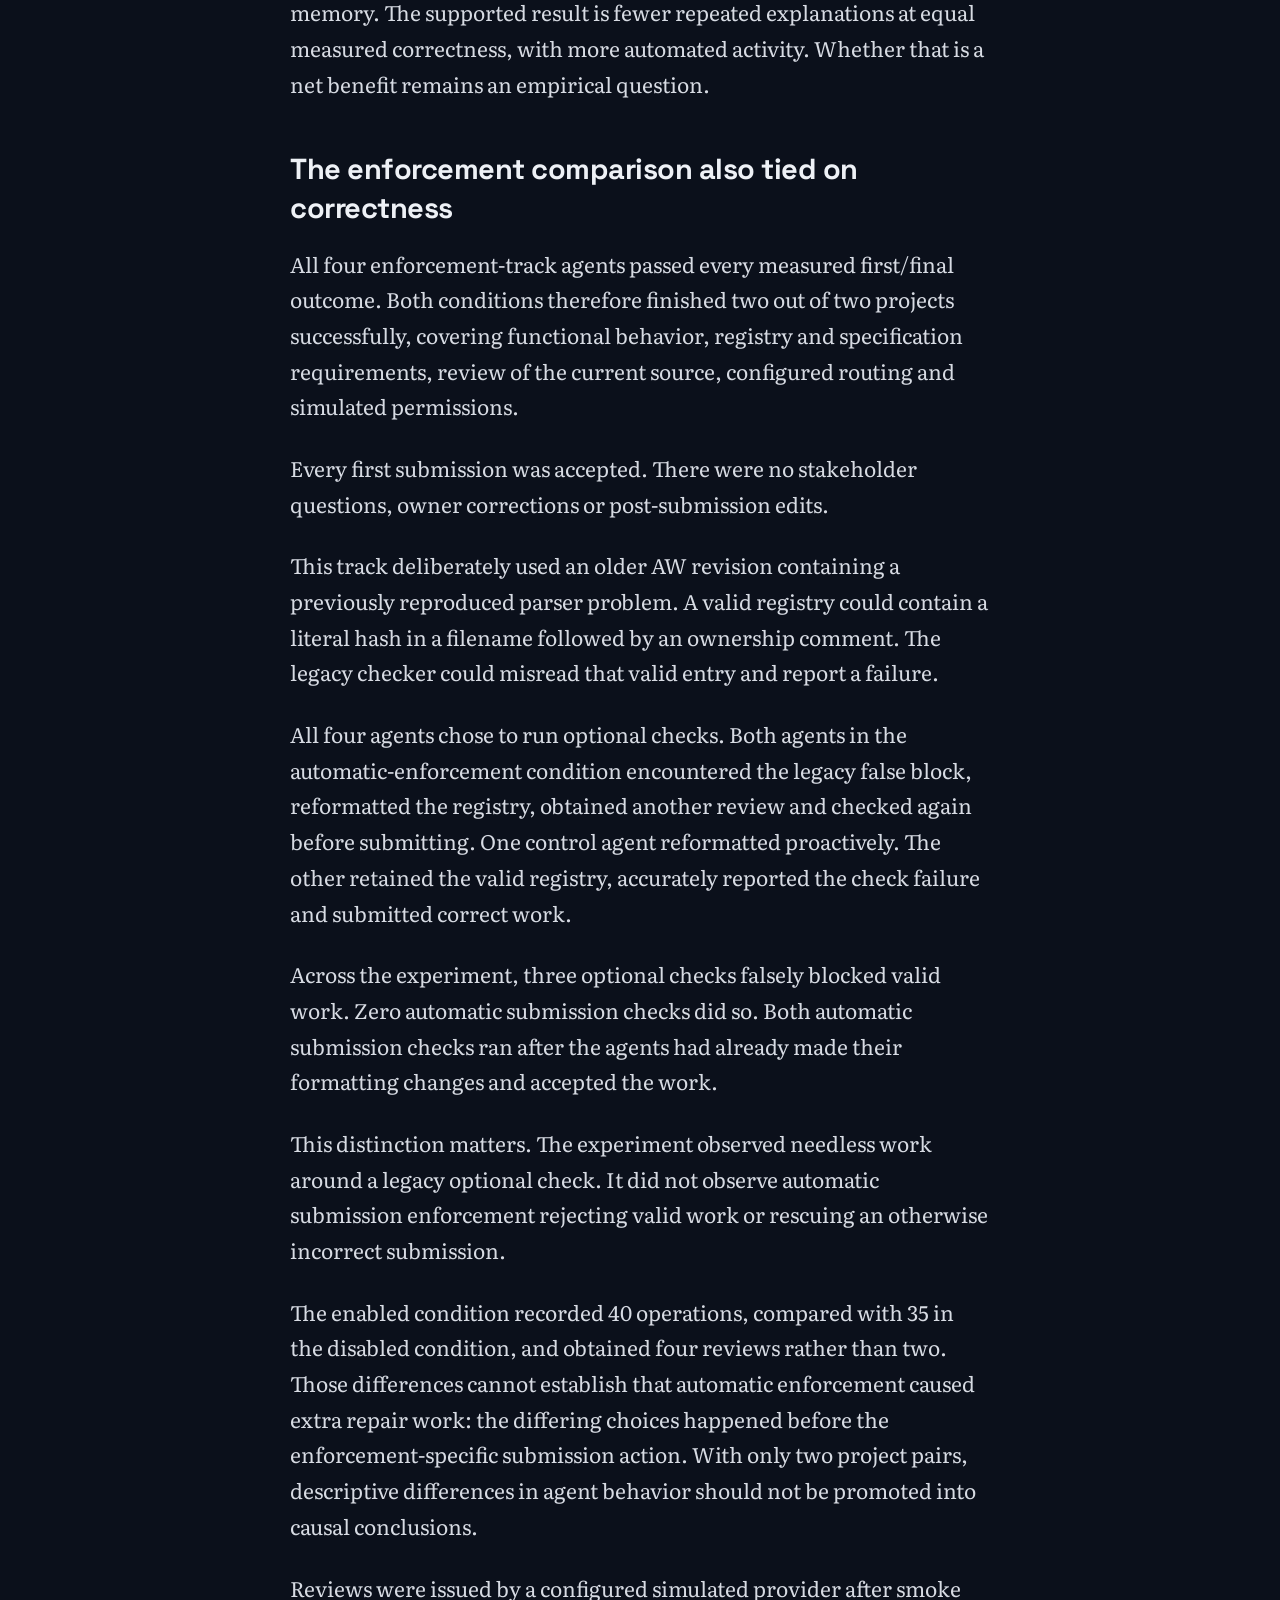
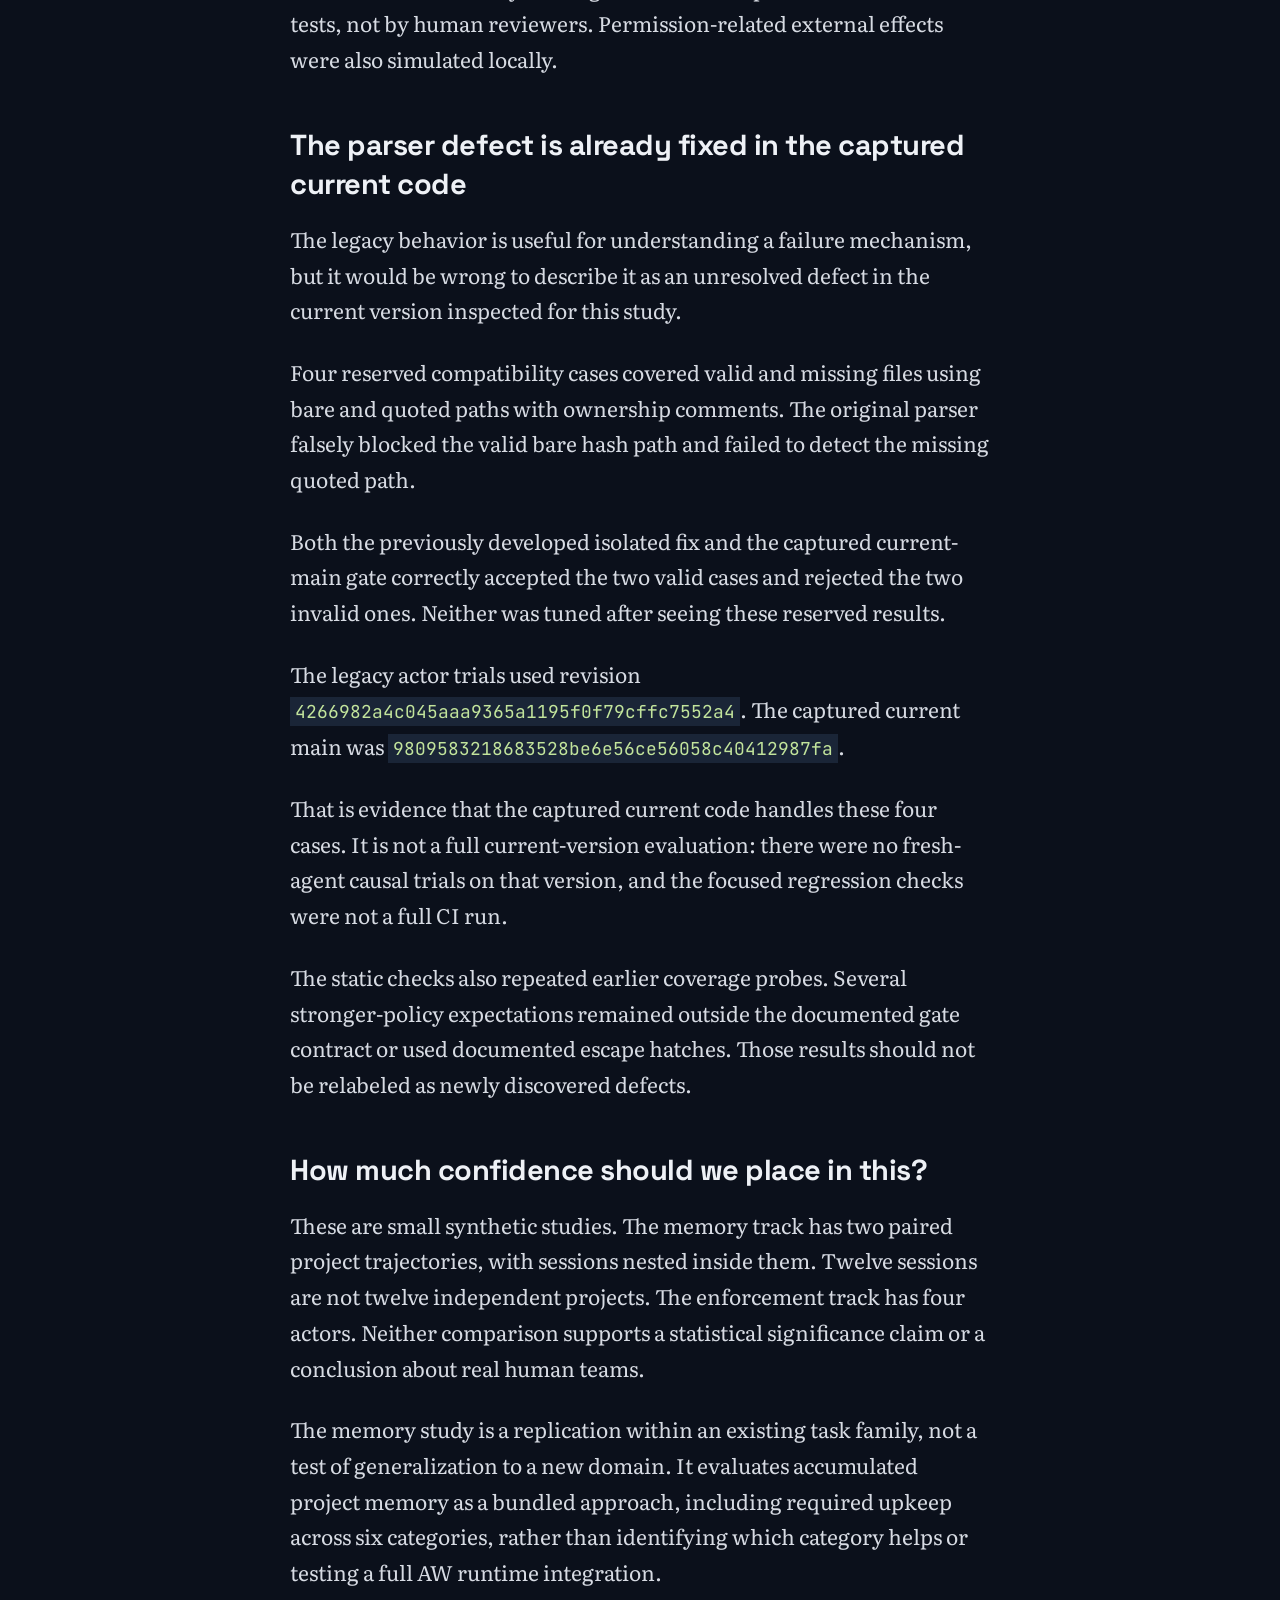
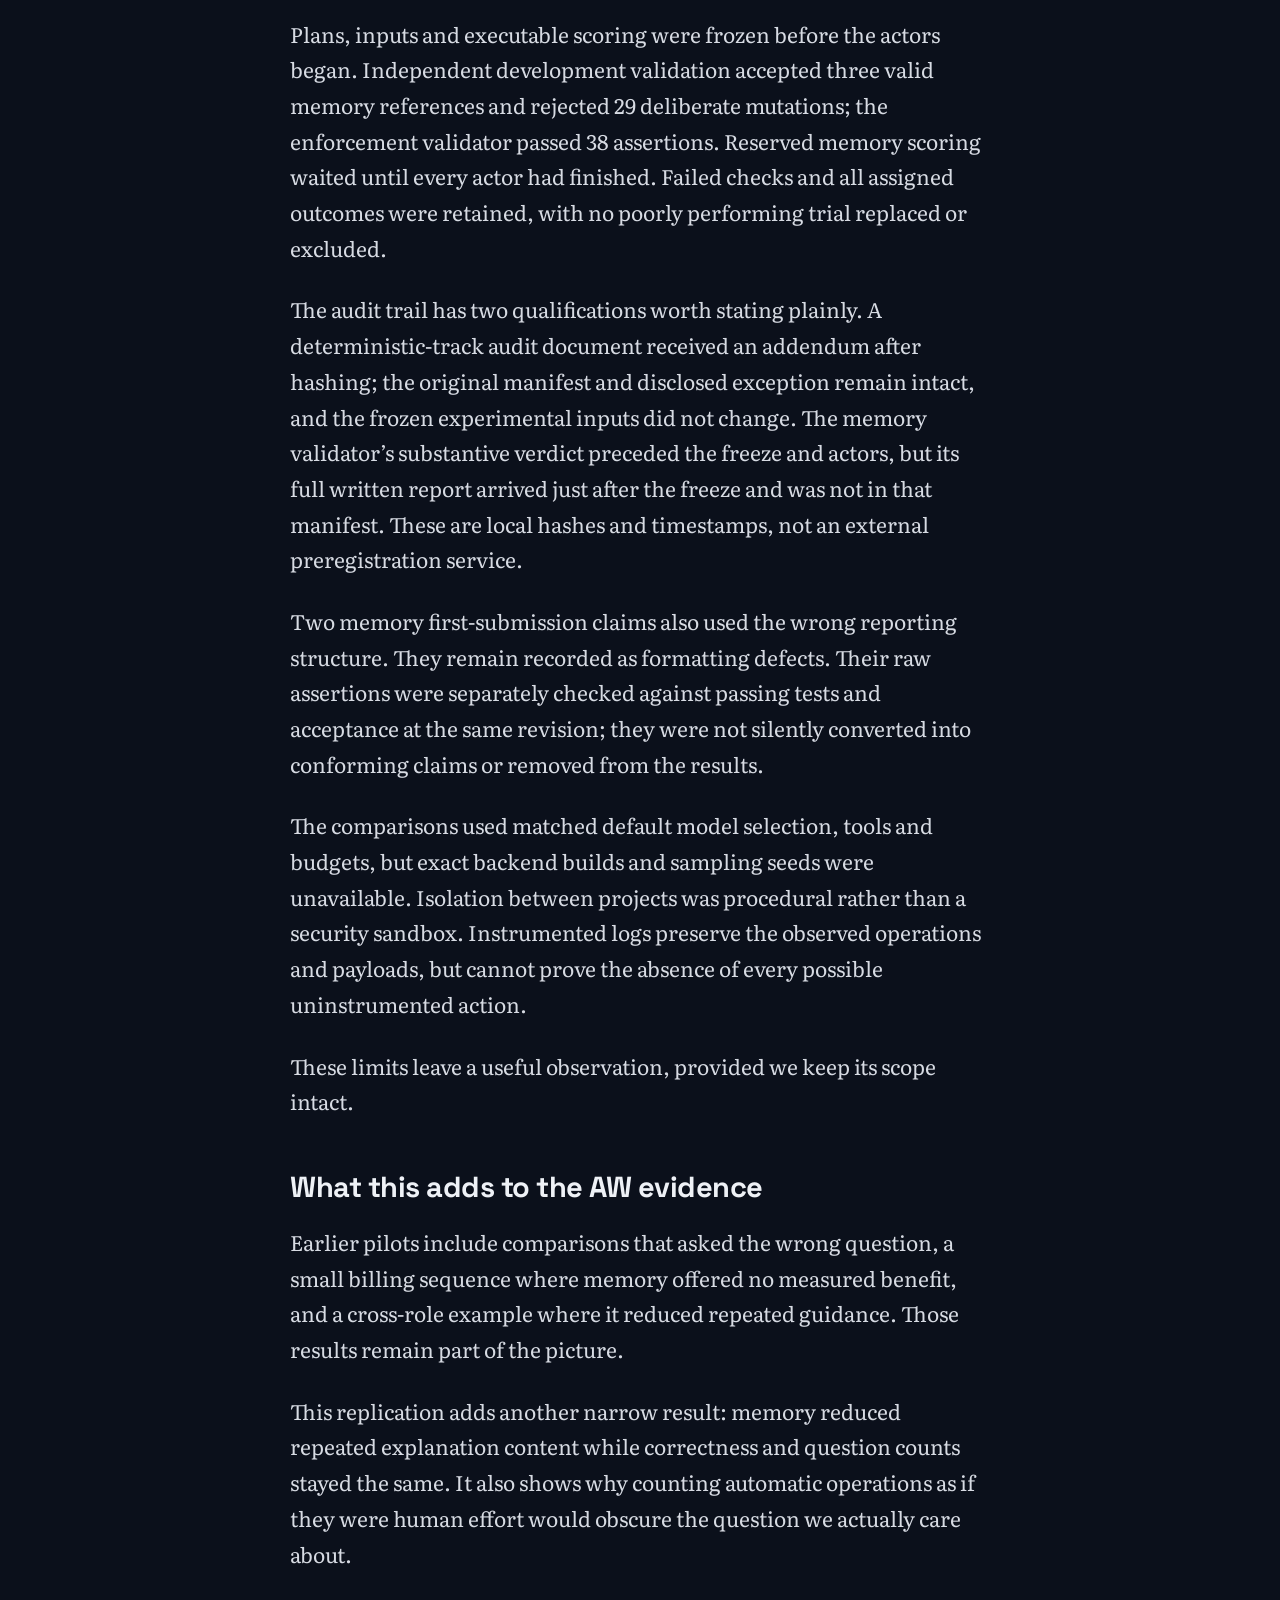
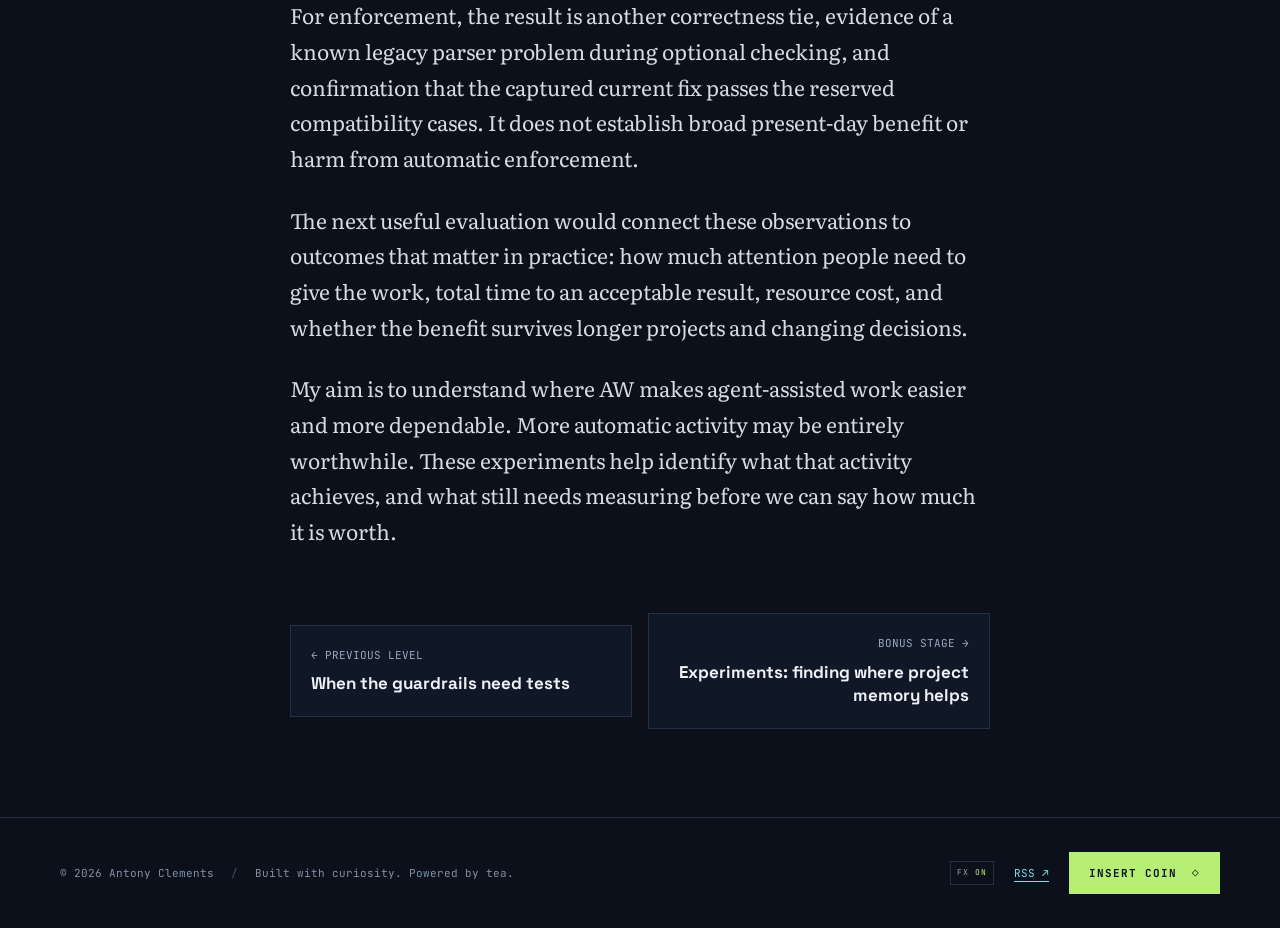
<file: posts/project-memory-automatic-checks/index.html>
<!DOCTYPE html>
<html lang="en">
<head>
  <meta charset="utf-8">
  <meta name="viewport" content="width=device-width, initial-scale=1">
  <title>Project memory, automatic checks and the work worth measuring &mdash; Antony Clements</title>
  <meta name="description" content="Memory reduced repeated explanations at equal measured correctness. Automatic checks tied on correctness. What the experiment shows, and what still needs measuring.">
  <link rel="preconnect" href="https://fonts.googleapis.com">
<link rel="preconnect" href="https://fonts.gstatic.com" crossorigin>
<link rel="stylesheet" href="https://fonts.googleapis.com/css2?family=Inter:ital,wght@0,400;0,500;0,600;0,700;0,800;1,400;1,700&amp;family=Literata:ital,opsz,wght@0,7..72,400..700;1,7..72,400..700&amp;family=JetBrains+Mono:wght@400;500;700&amp;family=Silkscreen&amp;family=Space+Grotesk:wght@400;500;600;700&amp;display=swap">
<link rel="stylesheet" href="/styles.css">
  <link rel="canonical" href="https://antonyjclements.github.io/posts/project-memory-automatic-checks/">
<meta name="theme-color" content="#0b101b"><link rel="icon" href="/assets/favicon.svg" type="image/svg+xml"><script src="/arcade.js" defer></script>
  <meta property="og:type" content="article">
  <meta property="og:site_name" content="Antony Clements">
  <meta property="og:title" content="Project memory, automatic checks and the work worth measuring — Antony Clements">
  <meta property="og:description" content="Memory reduced repeated explanations at equal measured correctness. Automatic checks tied on correctness. What the experiment shows, and what still needs measuring.">
  <meta property="og:url" content="https://antonyjclements.github.io/posts/project-memory-automatic-checks/">
  <meta property="og:image" content="https://antonyjclements.github.io/assets/social-preview.png">
  <meta property="og:image:width" content="1200">
  <meta property="og:image:height" content="630">
  <meta property="og:image:alt" content="Antony Clements — Notes on building software, in the site’s dark arcade theme.">
  <meta name="twitter:card" content="summary_large_image">
  <meta name="twitter:title" content="Project memory, automatic checks and the work worth measuring — Antony Clements">
  <meta name="twitter:description" content="Memory reduced repeated explanations at equal measured correctness. Automatic checks tied on correctness. What the experiment shows, and what still needs measuring.">
  <meta name="twitter:image" content="https://antonyjclements.github.io/assets/social-preview.png">
  <meta name="twitter:image:alt" content="Antony Clements — Notes on building software, in the site’s dark arcade theme.">
  <meta property="article:published_time" content="2026-11-10">
</head>
<body class="article-page"><a class="skip-link" href="#main">Skip to content</a>
<header class="site-header"><div class="inner header-row">
  <a class="brand" href="/" aria-label="Antony Clements home"><span class="brand-icon" aria-hidden="true">&gt;_</span><span>ANTONY<span class="brand-dot">.</span>CLEMENTS</span></a>
  <nav aria-label="Main navigation"><a href="/#transmissions" aria-current="location">Writing</a><a href="/experiments/">Experiments</a><a href="/#about">About</a><a href="https://github.com/antonyjclements">GitHub <span aria-hidden="true">↗</span></a><a class="nav-rss" href="/feed.xml">RSS</a></nav>
</div></header>

<main id="main" class="article-main"><a class="back-link" href="/#transmissions">← ALL WRITING</a>
  <article><p class="eyebrow">AW-DUAL-003 · EXPERIMENT REPORT</p>
<h1>Project memory, automatic checks and the work worth measuring</h1>
<p class="meta"><time datetime="2026-11-10">10 NOV 2026</time><span>10 MIN READ</span><span>ANTONY CLEMENTS</span></p>
<p>I’m testing two ideas behind <a href="https://github.com/antonyjclements/augmented-workflow">Augmented Workflow</a>: that accumulated project memory can help a fresh agent recover established knowledge, and that automatic checks can help enforce a project’s workflow requirements.</p>
<p>The latest experiment found a narrow benefit from memory. Agents with an accumulated archive received fewer repeated explanations while reaching the same measured correctness as agents without one. Automatic enforcement produced no correctness advantage in its separate comparison.</p>
<p>The memory agents also performed more recorded operations. That deserves careful interpretation. Reading and updating their records was automatic. A higher operation count does not tell us that a person had more work to do, or that the workflow was less efficient overall.</p>
<p>The useful question is whether automatic work improves the outcome, reduces the attention people need to give it, or creates costs that matter in practice. This experiment measures some parts of that question. It leaves others open.</p>
<h2>Two comparisons, kept separate</h2>
<p>The memory track compared two matched pairs of projects. Each project passed through three fresh agents in simulated billing, data integration and support roles. Both conditions began with the same implementation, tests and ordinary README. Both retained their evolving code, tests and normal implementation comments.</p>
<p>The memory condition also built an archive through the work: standards, context, decisions, specifications, session logs and lessons. It began empty. The control received no substitute archive of earlier conversations or decisions.</p>
<p>Both conditions could ask the same helpful simulated stakeholder for information. This time, the available topic names were explicit, so agents could ask for selected topics or request a broader explanation. That addressed an ambiguity in the preceding experiment without making the control less capable.</p>
<p>The sequence involved invoices, refunds, then support exports and a dashboard. The final request explicitly changed an earlier eligibility policy, from a creation-time cutoff to an inclusive service-start cutoff. That let us examine whether the agents could follow a new decision rather than preserve an old one simply because it was recorded. Existing summary behavior also provided a case where code alone could supply continuity.</p>
<p>The enforcement track used a different task and four fresh agents, arranged in two matched pairs. They repaired quota admission while preserving tenant isolation, remaining capacity and an audit event. Both conditions could run optional workflow checks. Only the requirement to pass an automatic check at submission differed.</p>
<p>These are separate experiments. They do not measure a combined effect of memory and enforcement, or an interaction between the two.</p>
<h2>Memory reduced repeated explanation content</h2>
<p>Both memory conditions passed every measured session outcome on their first and final submissions: six out of six per condition at each point. Across the two conditions, all 24 saved first/final revisions passed the reserved checks.</p>
<p>Neither condition needed a failure-driven correction. Neither changed application code or tests after its first submission. Every session received the same scheduled reminder regardless of whether its work was already correct. Those reminders were part of the protocol, rather than evidence that an agent needed help.</p>
<p>The difference appeared in what the agents asked to have explained:</p>
<ul>
<li>Both conditions made six stakeholder calls.</li>
<li>Agents with memory received 16 topic explanations, compared with 26 without memory.</li>
<li>Four explanations repeated a topic-answer pair from an earlier session in the memory condition, compared with 14 in the control.</li>
</ul>
<p>The direction was consistent across both project pairs, although its size varied. Repeated explanations were four versus seven in the first pair, and zero versus seven in the second.</p>
<p>Both agents working on refunds with memory requested only the new refund topic. In the final stage, one memory agent requested all topics, while the other requested only the current cutoff and support topics.</p>
<p>That is a useful, specific result: accumulated records helped reduce how much established information was requested again. They did not reduce the number of contacts with the stakeholder, and they did not improve correctness on these tasks. Both conditions also handled the explicit policy change successfully.</p>
<h2>What the extra automatic operations mean</h2>
<p>The memory condition recorded 145 operations, compared with 67 without memory. Of those, 69 were archive operations: 24 reads and 45 writes. Both conditions made 16 application or test writes. The memory agents ran ordinary tests ten times, compared with six in the control; all passed.</p>
<p>It would be misleading to turn those totals into a claim that memory made the user do more work. The agents maintained the archive themselves.</p>
<p>The count also gives every recorded operation equal weight. A note read, a test run and a stakeholder request each contribute one operation, despite potentially very different consequences. The totals describe activity. They are not a weighted measure of effort or cost.</p>
<p>If automatic record-keeping saves a person from reconstructing a decision, the extra machine activity may be a good trade. It could also consume model context, tokens, elapsed time or infrastructure resources. Which effect matters depends on the actual workflow and what those resources cost.</p>
<p>This study did not measure that trade. Its stakeholder was a scripted tool, so the reduction in repeated explanations did not save any observed human minutes. Question counts were unchanged. Model token usage, billing and end-to-end working time were unavailable; recorded tool execution durations exclude model thinking and do not establish a speed advantage or penalty.</p>
<p>Automatic upkeep is therefore something to account for when evaluating the system, rather than an automatic argument against memory. The supported result is fewer repeated explanations at equal measured correctness, with more automated activity. Whether that is a net benefit remains an empirical question.</p>
<h2>The enforcement comparison also tied on correctness</h2>
<p>All four enforcement-track agents passed every measured first/final outcome. Both conditions therefore finished two out of two projects successfully, covering functional behavior, registry and specification requirements, review of the current source, configured routing and simulated permissions.</p>
<p>Every first submission was accepted. There were no stakeholder questions, owner corrections or post-submission edits.</p>
<p>This track deliberately used an older AW revision containing a previously reproduced parser problem. A valid registry could contain a literal hash in a filename followed by an ownership comment. The legacy checker could misread that valid entry and report a failure.</p>
<p>All four agents chose to run optional checks. Both agents in the automatic-enforcement condition encountered the legacy false block, reformatted the registry, obtained another review and checked again before submitting. One control agent reformatted proactively. The other retained the valid registry, accurately reported the check failure and submitted correct work.</p>
<p>Across the experiment, three optional checks falsely blocked valid work. Zero automatic submission checks did so. Both automatic submission checks ran after the agents had already made their formatting changes and accepted the work.</p>
<p>This distinction matters. The experiment observed needless work around a legacy optional check. It did not observe automatic submission enforcement rejecting valid work or rescuing an otherwise incorrect submission.</p>
<p>The enabled condition recorded 40 operations, compared with 35 in the disabled condition, and obtained four reviews rather than two. Those differences cannot establish that automatic enforcement caused extra repair work: the differing choices happened before the enforcement-specific submission action. With only two project pairs, descriptive differences in agent behavior should not be promoted into causal conclusions.</p>
<p>Reviews were issued by a configured simulated provider after smoke tests, not by human reviewers. Permission-related external effects were also simulated locally.</p>
<h2>The parser defect is already fixed in the captured current code</h2>
<p>The legacy behavior is useful for understanding a failure mechanism, but it would be wrong to describe it as an unresolved defect in the current version inspected for this study.</p>
<p>Four reserved compatibility cases covered valid and missing files using bare and quoted paths with ownership comments. The original parser falsely blocked the valid bare hash path and failed to detect the missing quoted path.</p>
<p>Both the previously developed isolated fix and the captured current-main gate correctly accepted the two valid cases and rejected the two invalid ones. Neither was tuned after seeing these reserved results.</p>
<p>The legacy actor trials used revision <code>4266982a4c045aaa9365a1195f0f79cffc7552a4</code>. The captured current main was <code>9809583218683528be6e56ce56058c40412987fa</code>.</p>
<p>That is evidence that the captured current code handles these four cases. It is not a full current-version evaluation: there were no fresh-agent causal trials on that version, and the focused regression checks were not a full CI run.</p>
<p>The static checks also repeated earlier coverage probes. Several stronger-policy expectations remained outside the documented gate contract or used documented escape hatches. Those results should not be relabeled as newly discovered defects.</p>
<h2>How much confidence should we place in this?</h2>
<p>These are small synthetic studies. The memory track has two paired project trajectories, with sessions nested inside them. Twelve sessions are not twelve independent projects. The enforcement track has four actors. Neither comparison supports a statistical significance claim or a conclusion about real human teams.</p>
<p>The memory study is a replication within an existing task family, not a test of generalization to a new domain. It evaluates accumulated project memory as a bundled approach, including required upkeep across six categories, rather than identifying which category helps or testing a full AW runtime integration.</p>
<p>Plans, inputs and executable scoring were frozen before the actors began. Independent development validation accepted three valid memory references and rejected 29 deliberate mutations; the enforcement validator passed 38 assertions. Reserved memory scoring waited until every actor had finished. Failed checks and all assigned outcomes were retained, with no poorly performing trial replaced or excluded.</p>
<p>The audit trail has two qualifications worth stating plainly. A deterministic-track audit document received an addendum after hashing; the original manifest and disclosed exception remain intact, and the frozen experimental inputs did not change. The memory validator’s substantive verdict preceded the freeze and actors, but its full written report arrived just after the freeze and was not in that manifest. These are local hashes and timestamps, not an external preregistration service.</p>
<p>Two memory first-submission claims also used the wrong reporting structure. They remain recorded as formatting defects. Their raw assertions were separately checked against passing tests and acceptance at the same revision; they were not silently converted into conforming claims or removed from the results.</p>
<p>The comparisons used matched default model selection, tools and budgets, but exact backend builds and sampling seeds were unavailable. Isolation between projects was procedural rather than a security sandbox. Instrumented logs preserve the observed operations and payloads, but cannot prove the absence of every possible uninstrumented action.</p>
<p>These limits leave a useful observation, provided we keep its scope intact.</p>
<h2>What this adds to the AW evidence</h2>
<p>Earlier pilots include comparisons that asked the wrong question, a small billing sequence where memory offered no measured benefit, and a cross-role example where it reduced repeated guidance. Those results remain part of the picture.</p>
<p>This replication adds another narrow result: memory reduced repeated explanation content while correctness and question counts stayed the same. It also shows why counting automatic operations as if they were human effort would obscure the question we actually care about.</p>
<p>For enforcement, the result is another correctness tie, evidence of a known legacy parser problem during optional checking, and confirmation that the captured current fix passes the reserved compatibility cases. It does not establish broad present-day benefit or harm from automatic enforcement.</p>
<p>The next useful evaluation would connect these observations to outcomes that matter in practice: how much attention people need to give the work, total time to an acceptable result, resource cost, and whether the benefit survives longer projects and changing decisions.</p>
<p>My aim is to understand where AW makes agent-assisted work easier and more dependable. More automatic activity may be entirely worthwhile. These experiments help identify what that activity achieves, and what still needs measuring before we can say how much it is worth.</p>
  </article><nav class="article-pagination" aria-label="More writing"><a href="/posts/when-the-guardrails-need-tests/"><span>← PREVIOUS LEVEL</span><strong>When the guardrails need tests</strong></a><a href="/experiments/"><span>BONUS STAGE →</span><strong>Experiments: finding where project memory helps</strong></a></nav>
</main>
<footer class="site-footer"><div class="inner footer-row"><p>© 2026 Antony Clements <span class="footer-divider">/</span> Built with curiosity. Powered by tea.</p><div><button class="motion-toggle" type="button" aria-pressed="false" aria-label="Pause visual animations">FX <span>ON</span></button><a href="/feed.xml">RSS ↗</a><button class="secret-trigger" type="button" aria-label="Enter the secret arcade">INSERT COIN <span aria-hidden="true">◇</span></button></div></div></footer>

</body>
</html>
</file>
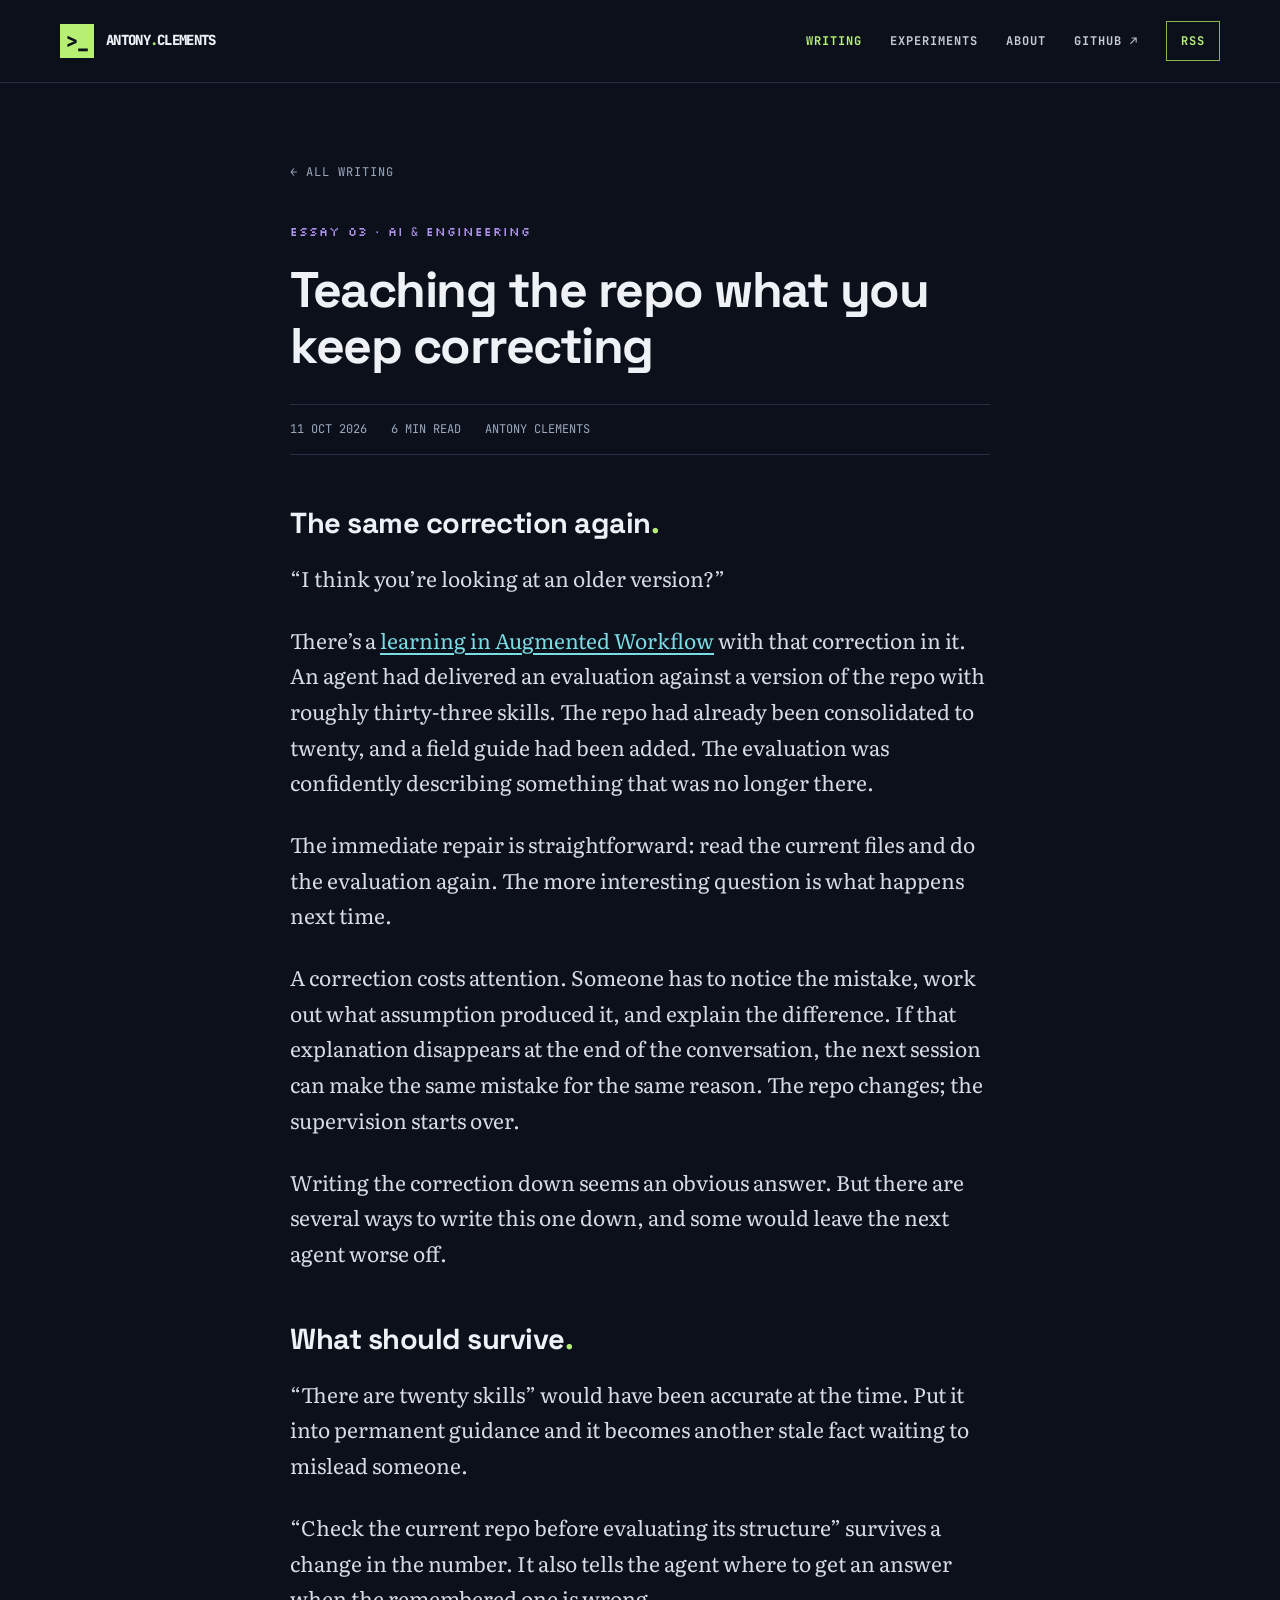
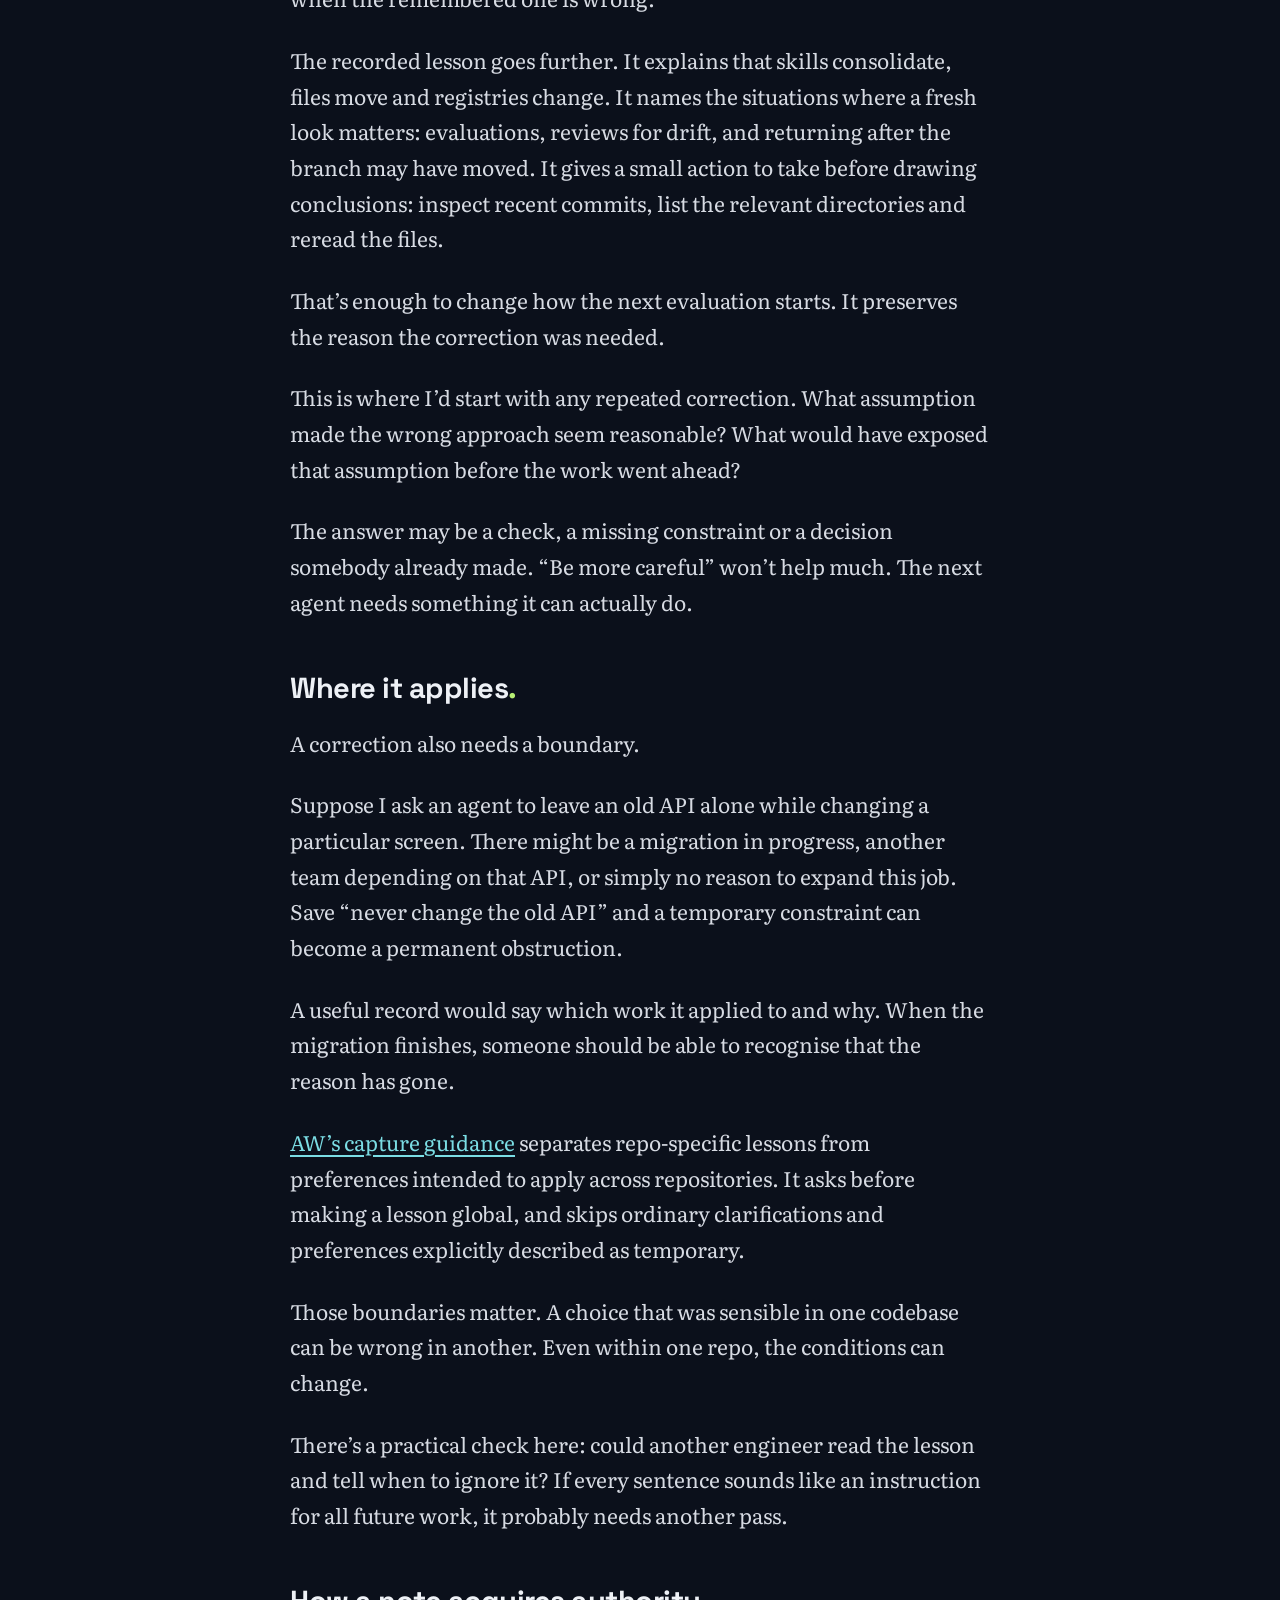
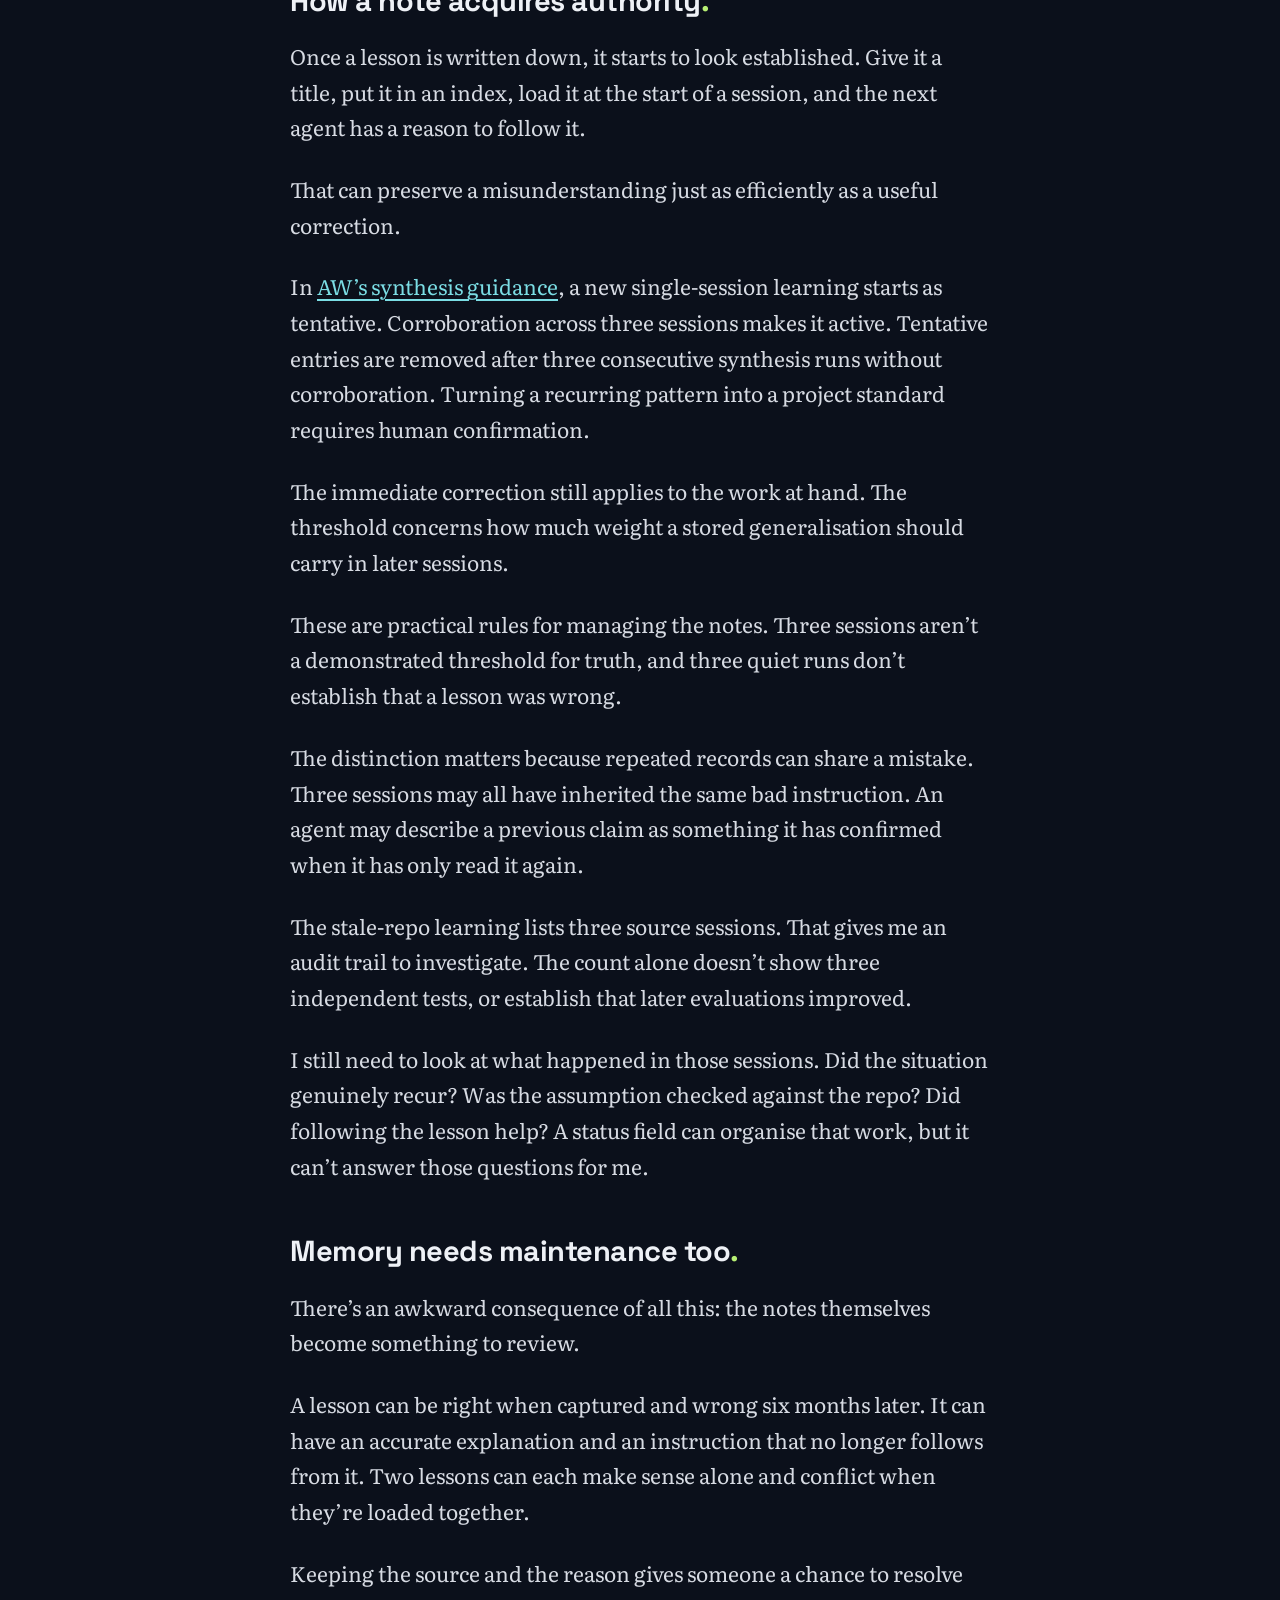
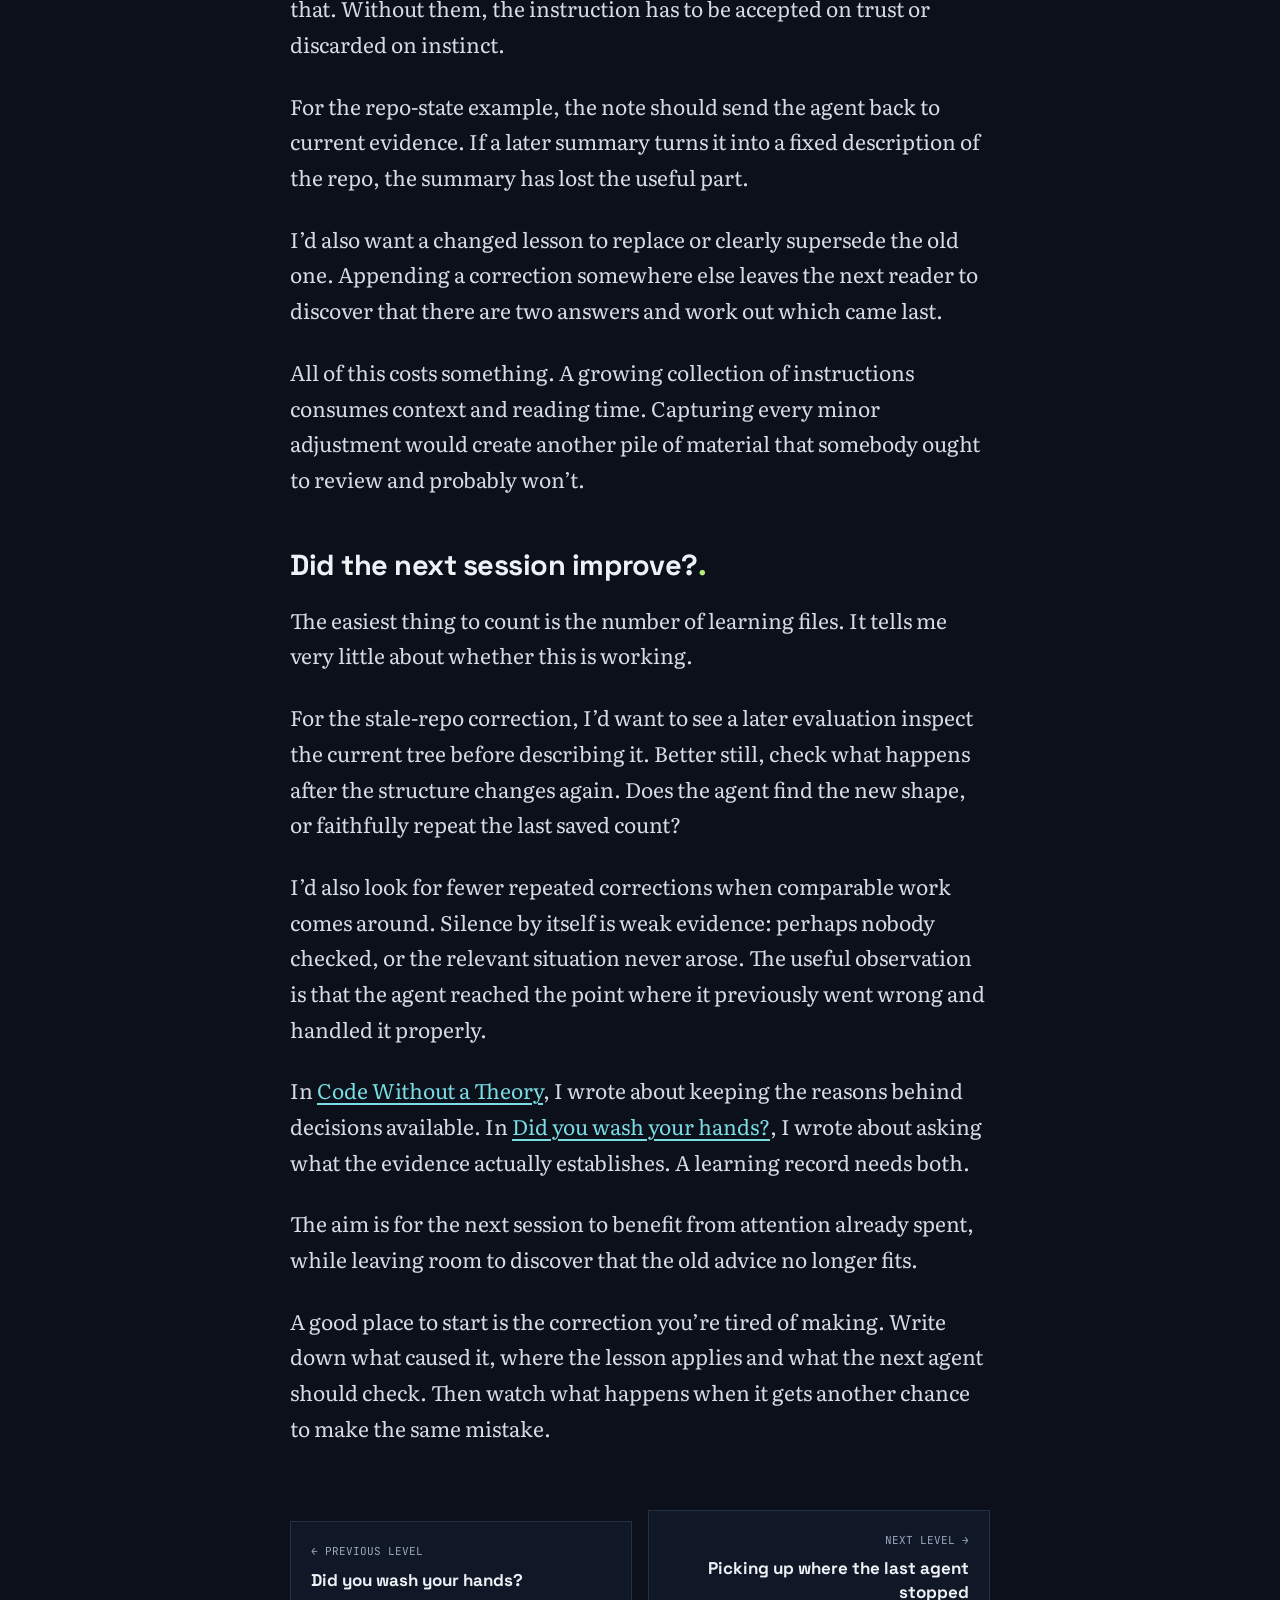
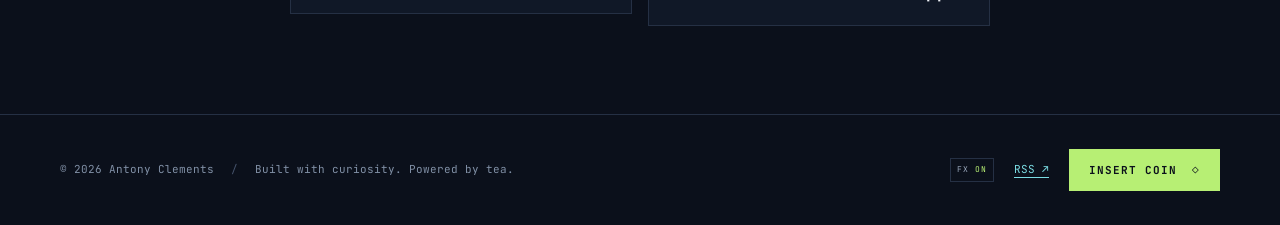
<file: posts/teaching-the-repo-what-you-keep-correcting/index.html>
<!DOCTYPE html>
<html lang="en">
<head>
  <meta charset="utf-8">
  <meta name="viewport" content="width=device-width, initial-scale=1">
  <title>Teaching the repo what you keep correcting &mdash; Antony Clements</title>
  <meta name="description" content="The aim is for the next session to benefit from attention already spent, while leaving room to discover that the old advice no longer fits.">
  <link rel="preconnect" href="https://fonts.googleapis.com">
<link rel="preconnect" href="https://fonts.gstatic.com" crossorigin>
<link rel="stylesheet" href="https://fonts.googleapis.com/css2?family=Inter:ital,wght@0,400;0,500;0,600;0,700;0,800;1,400;1,700&amp;family=Literata:ital,opsz,wght@0,7..72,400..700;1,7..72,400..700&amp;family=JetBrains+Mono:wght@400;500;700&amp;family=Silkscreen&amp;family=Space+Grotesk:wght@400;500;600;700&amp;display=swap">
<link rel="stylesheet" href="/styles.css">
  <link rel="canonical" href="https://antonyjclements.github.io/posts/teaching-the-repo-what-you-keep-correcting/">
<meta name="theme-color" content="#0b101b"><link rel="icon" href="/assets/favicon.svg" type="image/svg+xml"><script src="/arcade.js" defer></script>
  <meta property="og:type" content="article">
  <meta property="og:site_name" content="Antony Clements">
  <meta property="og:title" content="Teaching the repo what you keep correcting — Antony Clements">
  <meta property="og:description" content="The aim is for the next session to benefit from attention already spent, while leaving room to discover that the old advice no longer fits.">
  <meta property="og:url" content="https://antonyjclements.github.io/posts/teaching-the-repo-what-you-keep-correcting/">
  <meta property="og:image" content="https://antonyjclements.github.io/assets/social-preview.png">
  <meta property="og:image:width" content="1200">
  <meta property="og:image:height" content="630">
  <meta property="og:image:alt" content="Antony Clements — Notes on building software, in the site’s dark arcade theme.">
  <meta name="twitter:card" content="summary_large_image">
  <meta name="twitter:title" content="Teaching the repo what you keep correcting — Antony Clements">
  <meta name="twitter:description" content="The aim is for the next session to benefit from attention already spent, while leaving room to discover that the old advice no longer fits.">
  <meta name="twitter:image" content="https://antonyjclements.github.io/assets/social-preview.png">
  <meta name="twitter:image:alt" content="Antony Clements — Notes on building software, in the site’s dark arcade theme.">
  <meta property="article:published_time" content="2026-10-11">
</head>
<body class="article-page"><a class="skip-link" href="#main">Skip to content</a>
<header class="site-header"><div class="inner header-row">
  <a class="brand" href="/" aria-label="Antony Clements home"><span class="brand-icon" aria-hidden="true">&gt;_</span><span>ANTONY<span class="brand-dot">.</span>CLEMENTS</span></a>
  <nav aria-label="Main navigation"><a href="/#transmissions" aria-current="location">Writing</a><a href="/experiments/">Experiments</a><a href="/#about">About</a><a href="https://github.com/antonyjclements">GitHub <span aria-hidden="true">↗</span></a><a class="nav-rss" href="/feed.xml">RSS</a></nav>
</div></header>

<main id="main" class="article-main"><a class="back-link" href="/#transmissions">← ALL WRITING</a>
  <article><p class="eyebrow">ESSAY 03 · AI <span class="mono-amp">&amp;</span> ENGINEERING</p>
    <h1>Teaching the repo what you keep correcting</h1>
    <p class="meta"><time datetime="2026-10-11">11 OCT 2026</time><span>6 MIN READ</span><span>ANTONY CLEMENTS</span></p>
<h2>The same correction again<span class="brand-dot">.</span></h2>
<p>“I think you’re looking at an older version?”</p>
<p>There’s a <a href="https://github.com/antonyjclements/augmented-workflow/blob/main/docs/learnings/2026-07-02-verify-repo-state-before-evaluating.md">learning in Augmented Workflow</a> with that correction in it. An agent had delivered an evaluation against a version of the repo with roughly thirty-three skills. The repo had already been consolidated to twenty, and a field guide had been added. The evaluation was confidently describing something that was no longer there.</p>
<p>The immediate repair is straightforward: read the current files and do the evaluation again. The more interesting question is what happens next time.</p>
<p>A correction costs attention. Someone has to notice the mistake, work out what assumption produced it, and explain the difference. If that explanation disappears at the end of the conversation, the next session can make the same mistake for the same reason. The repo changes; the supervision starts over.</p>
<p>Writing the correction down seems an obvious answer. But there are several ways to write this one down, and some would leave the next agent worse off.</p>
<h2>What should survive<span class="brand-dot">.</span></h2>
<p>“There are twenty skills” would have been accurate at the time. Put it into permanent guidance and it becomes another stale fact waiting to mislead someone.</p>
<p>“Check the current repo before evaluating its structure” survives a change in the number. It also tells the agent where to get an answer when the remembered one is wrong.</p>
<p>The recorded lesson goes further. It explains that skills consolidate, files move and registries change. It names the situations where a fresh look matters: evaluations, reviews for drift, and returning after the branch may have moved. It gives a small action to take before drawing conclusions: inspect recent commits, list the relevant directories and reread the files.</p>
<p>That’s enough to change how the next evaluation starts. It preserves the reason the correction was needed.</p>
<p>This is where I’d start with any repeated correction. What assumption made the wrong approach seem reasonable? What would have exposed that assumption before the work went ahead?</p>
<p>The answer may be a check, a missing constraint or a decision somebody already made. “Be more careful” won’t help much. The next agent needs something it can actually do.</p>
<h2>Where it applies<span class="brand-dot">.</span></h2>
<p>A correction also needs a boundary.</p>
<p>Suppose I ask an agent to leave an old API alone while changing a particular screen. There might be a migration in progress, another team depending on that API, or simply no reason to expand this job. Save “never change the old API” and a temporary constraint can become a permanent obstruction.</p>
<p>A useful record would say which work it applied to and why. When the migration finishes, someone should be able to recognise that the reason has gone.</p>
<p><a href="https://github.com/antonyjclements/augmented-workflow/blob/main/skills/aw-capture/SKILL.md">AW’s capture guidance</a> separates repo-specific lessons from preferences intended to apply across repositories. It asks before making a lesson global, and skips ordinary clarifications and preferences explicitly described as temporary.</p>
<p>Those boundaries matter. A choice that was sensible in one codebase can be wrong in another. Even within one repo, the conditions can change.</p>
<p>There’s a practical check here: could another engineer read the lesson and tell when to ignore it? If every sentence sounds like an instruction for all future work, it probably needs another pass.</p>
<h2>How a note acquires authority<span class="brand-dot">.</span></h2>
<p>Once a lesson is written down, it starts to look established. Give it a title, put it in an index, load it at the start of a session, and the next agent has a reason to follow it.</p>
<p>That can preserve a misunderstanding just as efficiently as a useful correction.</p>
<p>In <a href="https://github.com/antonyjclements/augmented-workflow/blob/main/skills/aw-synthesize-memory/SKILL.md">AW’s synthesis guidance</a>, a new single-session learning starts as tentative. Corroboration across three sessions makes it active. Tentative entries are removed after three consecutive synthesis runs without corroboration. Turning a recurring pattern into a project standard requires human confirmation.</p>
<p>The immediate correction still applies to the work at hand. The threshold concerns how much weight a stored generalisation should carry in later sessions.</p>
<p>These are practical rules for managing the notes. Three sessions aren’t a demonstrated threshold for truth, and three quiet runs don’t establish that a lesson was wrong.</p>
<p>The distinction matters because repeated records can share a mistake. Three sessions may all have inherited the same bad instruction. An agent may describe a previous claim as something it has confirmed when it has only read it again.</p>
<p>The stale-repo learning lists three source sessions. That gives me an audit trail to investigate. The count alone doesn’t show three independent tests, or establish that later evaluations improved.</p>
<p>I still need to look at what happened in those sessions. Did the situation genuinely recur? Was the assumption checked against the repo? Did following the lesson help? A status field can organise that work, but it can’t answer those questions for me.</p>
<h2>Memory needs maintenance too<span class="brand-dot">.</span></h2>
<p>There’s an awkward consequence of all this: the notes themselves become something to review.</p>
<p>A lesson can be right when captured and wrong six months later. It can have an accurate explanation and an instruction that no longer follows from it. Two lessons can each make sense alone and conflict when they’re loaded together.</p>
<p>Keeping the source and the reason gives someone a chance to resolve that. Without them, the instruction has to be accepted on trust or discarded on instinct.</p>
<p>For the repo-state example, the note should send the agent back to current evidence. If a later summary turns it into a fixed description of the repo, the summary has lost the useful part.</p>
<p>I’d also want a changed lesson to replace or clearly supersede the old one. Appending a correction somewhere else leaves the next reader to discover that there are two answers and work out which came last.</p>
<p>All of this costs something. A growing collection of instructions consumes context and reading time. Capturing every minor adjustment would create another pile of material that somebody ought to review and probably won’t.</p>
<h2>Did the next session improve?<span class="brand-dot">.</span></h2>
<p>The easiest thing to count is the number of learning files. It tells me very little about whether this is working.</p>
<p>For the stale-repo correction, I’d want to see a later evaluation inspect the current tree before describing it. Better still, check what happens after the structure changes again. Does the agent find the new shape, or faithfully repeat the last saved count?</p>
<p>I’d also look for fewer repeated corrections when comparable work comes around. Silence by itself is weak evidence: perhaps nobody checked, or the relevant situation never arose. The useful observation is that the agent reached the point where it previously went wrong and handled it properly.</p>
<p>In <a href="/posts/code-without-a-theory/">Code Without a Theory</a>, I wrote about keeping the reasons behind decisions available. In <a href="/posts/did-you-wash-your-hands/">Did you wash your hands?</a>, I wrote about asking what the evidence actually establishes. A learning record needs both.</p>
<p>The aim is for the next session to benefit from attention already spent, while leaving room to discover that the old advice no longer fits.</p>
<p>A good place to start is the correction you’re tired of making. Write down what caused it, where the lesson applies and what the next agent should check. Then watch what happens when it gets another chance to make the same mistake.</p>
  </article><nav class="article-pagination" aria-label="More writing"><a href="/posts/did-you-wash-your-hands/"><span>← PREVIOUS LEVEL</span><strong>Did you wash your hands?</strong></a><a href="/posts/picking-up-where-the-last-agent-stopped/"><span>NEXT LEVEL →</span><strong>Picking up where the last agent stopped</strong></a></nav>
</main>
<footer class="site-footer"><div class="inner footer-row"><p>© 2026 Antony Clements <span class="footer-divider">/</span> Built with curiosity. Powered by tea.</p><div><button class="motion-toggle" type="button" aria-pressed="false" aria-label="Pause visual animations">FX <span>ON</span></button><a href="/feed.xml">RSS ↗</a><button class="secret-trigger" type="button" aria-label="Enter the secret arcade">INSERT COIN <span aria-hidden="true">◇</span></button></div></div></footer>

</body>
</html>
</file>
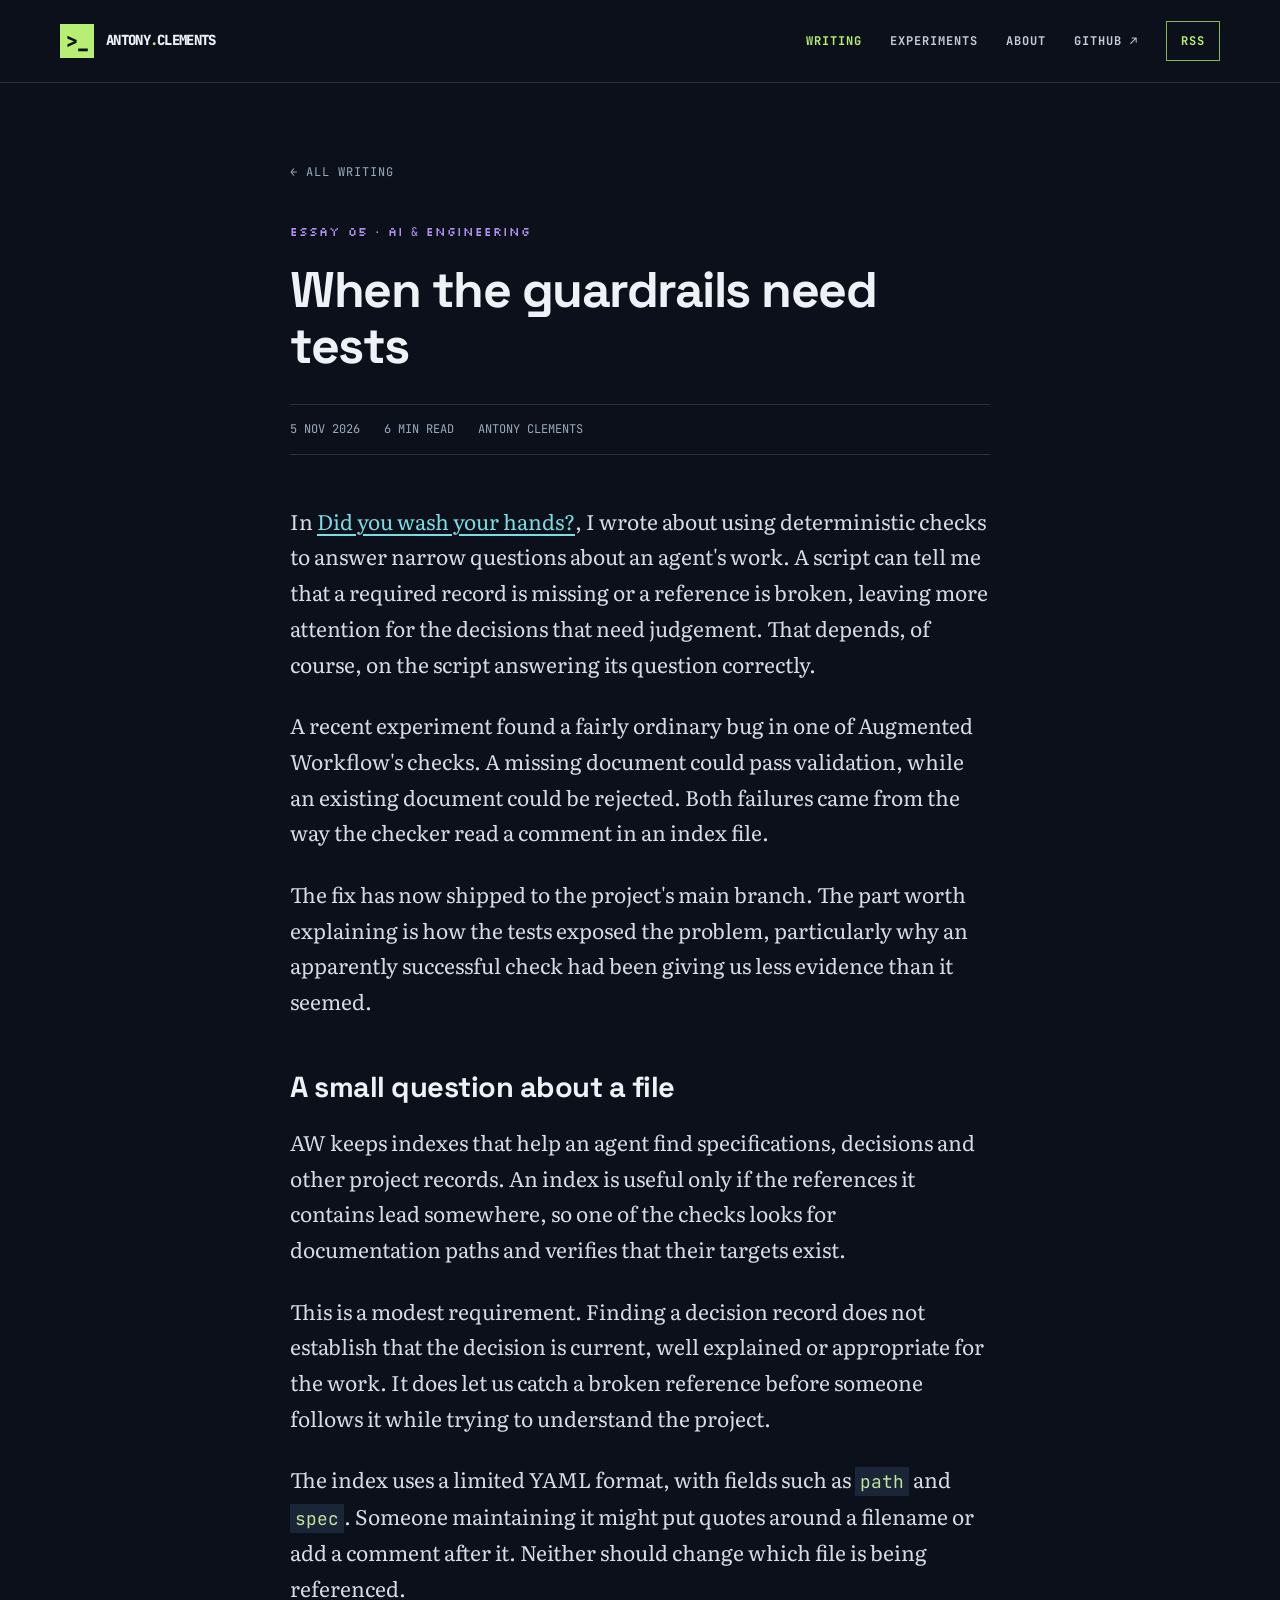
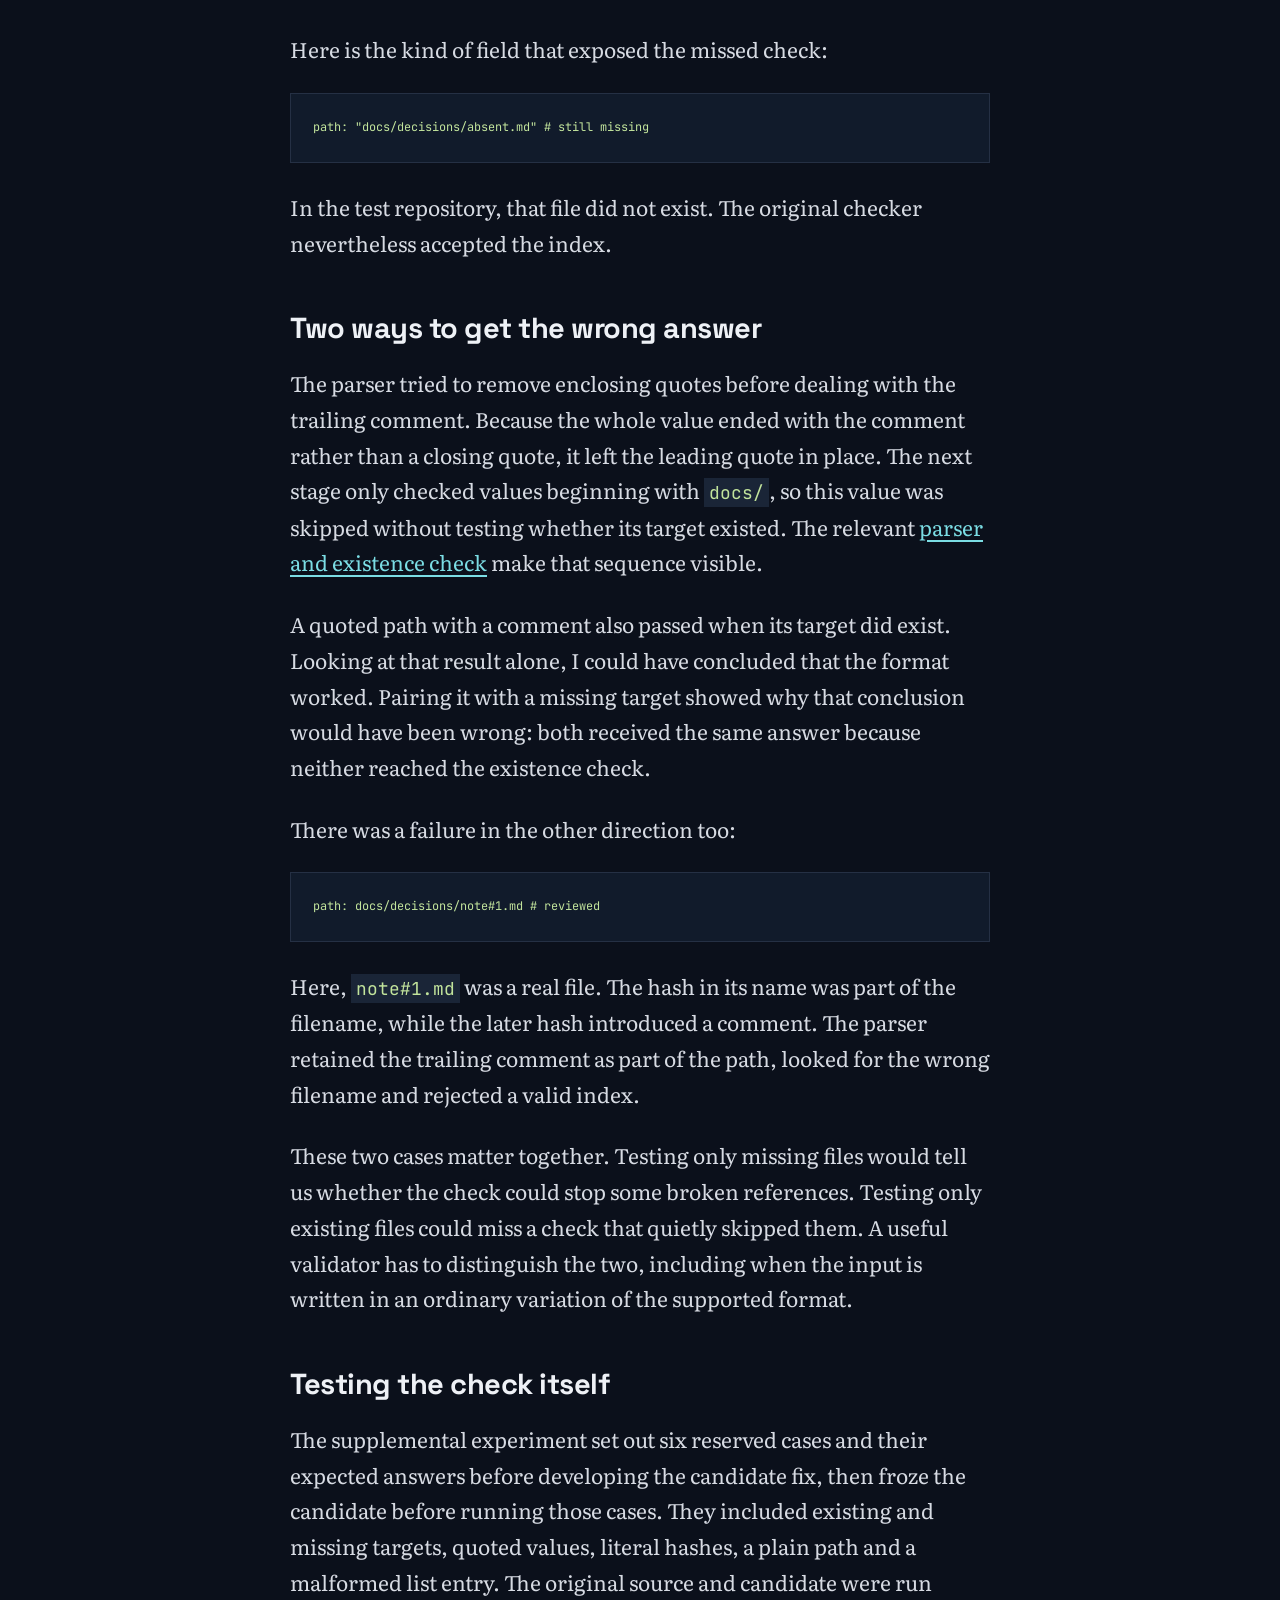
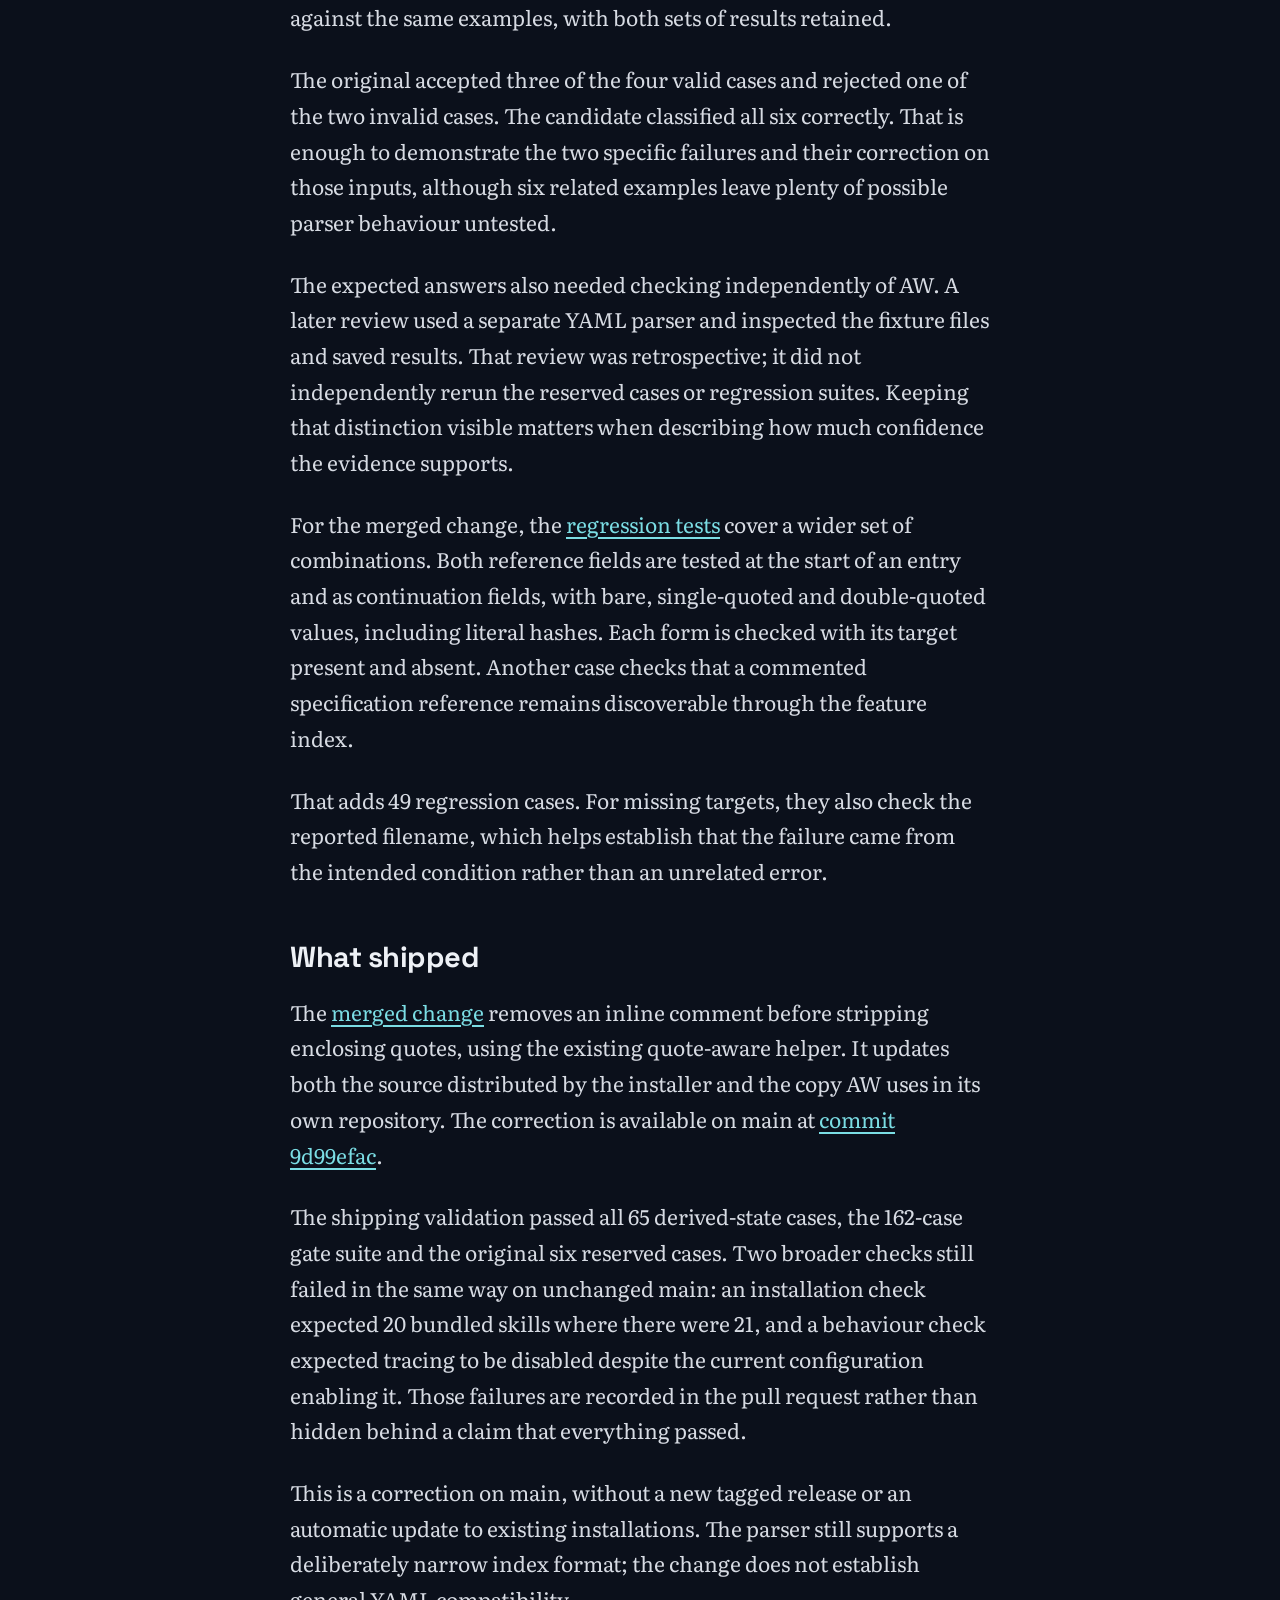
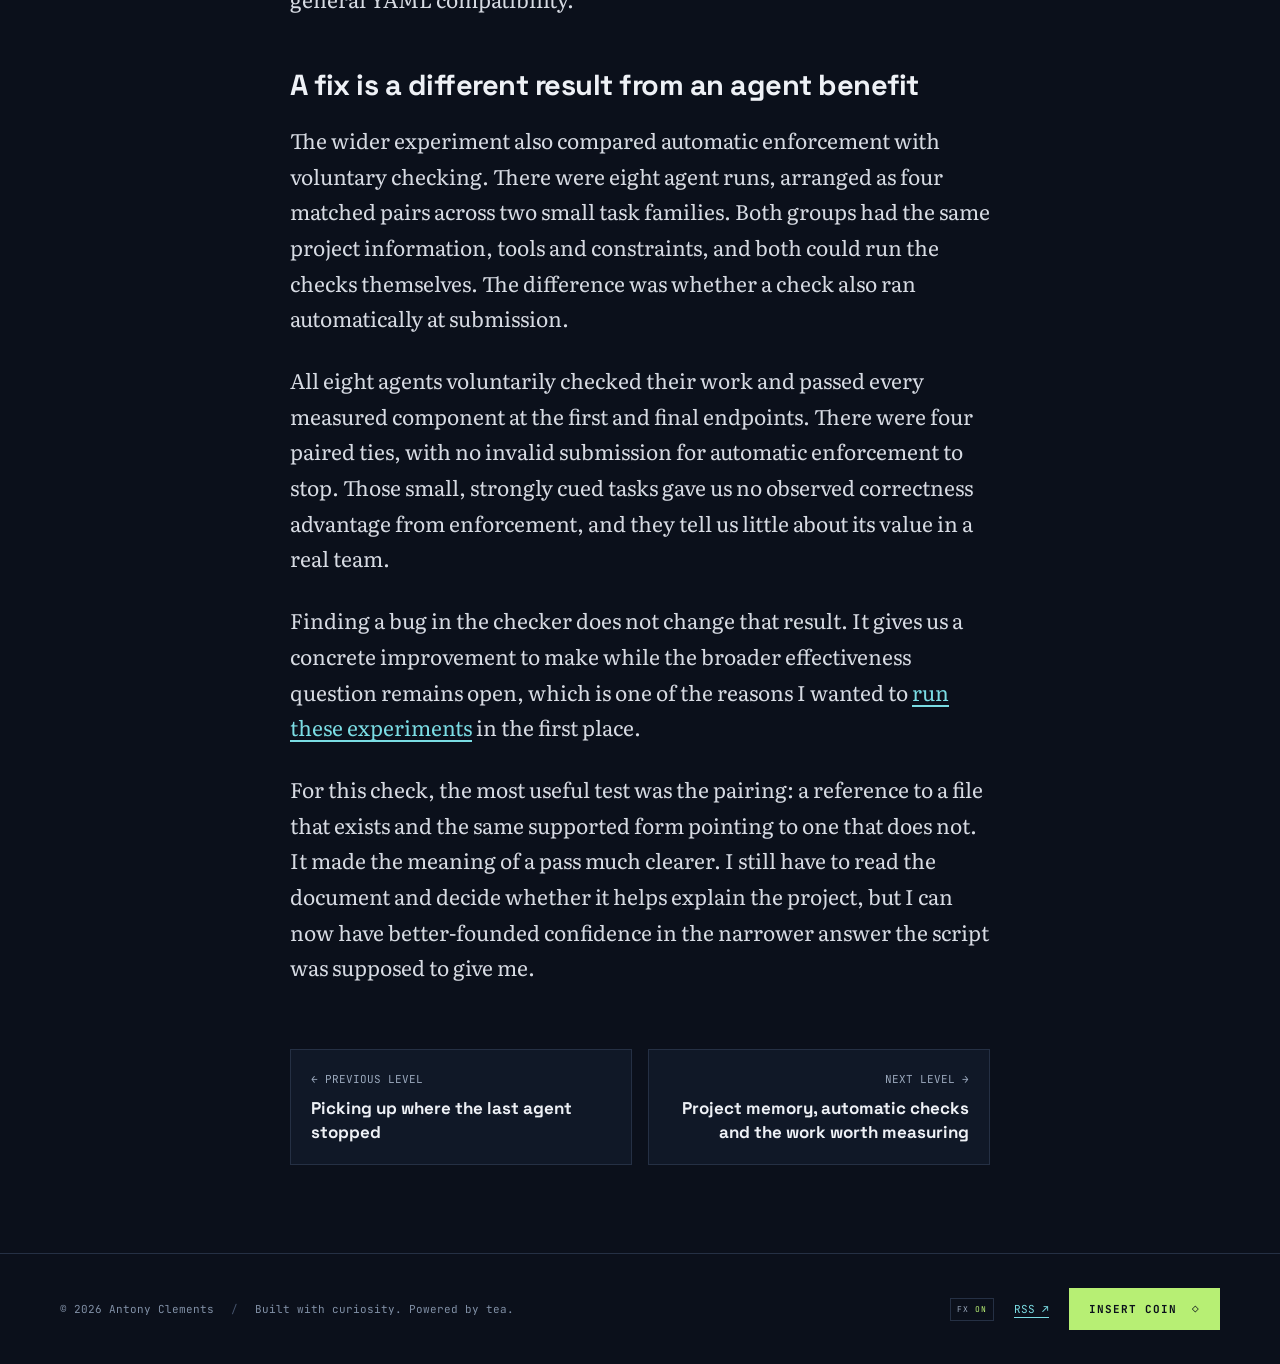
<file: posts/when-the-guardrails-need-tests/index.html>
<!DOCTYPE html>
<html lang="en">
<head>
  <meta charset="utf-8">
  <meta name="viewport" content="width=device-width, initial-scale=1">
  <title>When the guardrails need tests &mdash; Antony Clements</title>
  <meta name="description" content="A validator accepted a missing file and rejected an existing one. Paired tests exposed the bug and made the meaning of a pass clearer.">
  <link rel="preconnect" href="https://fonts.googleapis.com">
<link rel="preconnect" href="https://fonts.gstatic.com" crossorigin>
<link rel="stylesheet" href="https://fonts.googleapis.com/css2?family=Inter:ital,wght@0,400;0,500;0,600;0,700;0,800;1,400;1,700&amp;family=Literata:ital,opsz,wght@0,7..72,400..700;1,7..72,400..700&amp;family=JetBrains+Mono:wght@400;500;700&amp;family=Silkscreen&amp;family=Space+Grotesk:wght@400;500;600;700&amp;display=swap">
<link rel="stylesheet" href="/styles.css">
  <link rel="canonical" href="https://antonyjclements.github.io/posts/when-the-guardrails-need-tests/">
<meta name="theme-color" content="#0b101b"><link rel="icon" href="/assets/favicon.svg" type="image/svg+xml"><script src="/arcade.js" defer></script>
  <meta property="og:type" content="article">
  <meta property="og:site_name" content="Antony Clements">
  <meta property="og:title" content="When the guardrails need tests — Antony Clements">
  <meta property="og:description" content="A validator accepted a missing file and rejected an existing one. Paired tests exposed the bug and made the meaning of a pass clearer.">
  <meta property="og:url" content="https://antonyjclements.github.io/posts/when-the-guardrails-need-tests/">
  <meta property="og:image" content="https://antonyjclements.github.io/assets/social-preview.png">
  <meta property="og:image:width" content="1200">
  <meta property="og:image:height" content="630">
  <meta property="og:image:alt" content="Antony Clements — Notes on building software, in the site’s dark arcade theme.">
  <meta name="twitter:card" content="summary_large_image">
  <meta name="twitter:title" content="When the guardrails need tests — Antony Clements">
  <meta name="twitter:description" content="A validator accepted a missing file and rejected an existing one. Paired tests exposed the bug and made the meaning of a pass clearer.">
  <meta name="twitter:image" content="https://antonyjclements.github.io/assets/social-preview.png">
  <meta name="twitter:image:alt" content="Antony Clements — Notes on building software, in the site’s dark arcade theme.">
  <meta property="article:published_time" content="2026-11-05">
</head>
<body class="article-page"><a class="skip-link" href="#main">Skip to content</a>
<header class="site-header"><div class="inner header-row">
  <a class="brand" href="/" aria-label="Antony Clements home"><span class="brand-icon" aria-hidden="true">&gt;_</span><span>ANTONY<span class="brand-dot">.</span>CLEMENTS</span></a>
  <nav aria-label="Main navigation"><a href="/#transmissions" aria-current="location">Writing</a><a href="/experiments/">Experiments</a><a href="/#about">About</a><a href="https://github.com/antonyjclements">GitHub <span aria-hidden="true">↗</span></a><a class="nav-rss" href="/feed.xml">RSS</a></nav>
</div></header>

<main id="main" class="article-main"><a class="back-link" href="/#transmissions">← ALL WRITING</a>
  <article><p class="eyebrow">ESSAY 05 · AI <span class="mono-amp">&amp;</span> ENGINEERING</p>
    <h1>When the guardrails need tests</h1>
    <p class="meta"><time datetime="2026-11-05">5 NOV 2026</time><span>6 MIN READ</span><span>ANTONY CLEMENTS</span></p>
<p>In <a href="/posts/did-you-wash-your-hands/">Did you wash your hands?</a>, I wrote about using deterministic checks to answer narrow questions about an agent's work. A script can tell me that a required record is missing or a reference is broken, leaving more attention for the decisions that need judgement. That depends, of course, on the script answering its question correctly.</p>
<p>A recent experiment found a fairly ordinary bug in one of Augmented Workflow's checks. A missing document could pass validation, while an existing document could be rejected. Both failures came from the way the checker read a comment in an index file.</p>
<p>The fix has now shipped to the project's main branch. The part worth explaining is how the tests exposed the problem, particularly why an apparently successful check had been giving us less evidence than it seemed.</p>
<h2>A small question about a file</h2>
<p>AW keeps indexes that help an agent find specifications, decisions and other project records. An index is useful only if the references it contains lead somewhere, so one of the checks looks for documentation paths and verifies that their targets exist.</p>
<p>This is a modest requirement. Finding a decision record does not establish that the decision is current, well explained or appropriate for the work. It does let us catch a broken reference before someone follows it while trying to understand the project.</p>
<p>The index uses a limited YAML format, with fields such as <code>path</code> and <code>spec</code>. Someone maintaining it might put quotes around a filename or add a comment after it. Neither should change which file is being referenced.</p>
<p>Here is the kind of field that exposed the missed check:</p>
<pre><code class="language-yaml">path: "docs/decisions/absent.md" # still missing</code></pre>
<p>In the test repository, that file did not exist. The original checker nevertheless accepted the index.</p>
<h2>Two ways to get the wrong answer</h2>
<p>The parser tried to remove enclosing quotes before dealing with the trailing comment. Because the whole value ended with the comment rather than a closing quote, it left the leading quote in place. The next stage only checked values beginning with <code>docs/</code>, so this value was skipped without testing whether its target existed. The relevant <a href="https://github.com/antonyjclements/augmented-workflow/blob/4266982a4c045aaa9365a1195f0f79cffc7552a4/.scripts/aw-gate.js#L1006-L1112">parser and existence check</a> make that sequence visible.</p>
<p>A quoted path with a comment also passed when its target did exist. Looking at that result alone, I could have concluded that the format worked. Pairing it with a missing target showed why that conclusion would have been wrong: both received the same answer because neither reached the existence check.</p>
<p>There was a failure in the other direction too:</p>
<pre><code class="language-yaml">path: docs/decisions/note#1.md # reviewed</code></pre>
<p>Here, <code>note#1.md</code> was a real file. The hash in its name was part of the filename, while the later hash introduced a comment. The parser retained the trailing comment as part of the path, looked for the wrong filename and rejected a valid index.</p>
<p>These two cases matter together. Testing only missing files would tell us whether the check could stop some broken references. Testing only existing files could miss a check that quietly skipped them. A useful validator has to distinguish the two, including when the input is written in an ordinary variation of the supported format.</p>
<h2>Testing the check itself</h2>
<p>The supplemental experiment set out six reserved cases and their expected answers before developing the candidate fix, then froze the candidate before running those cases. They included existing and missing targets, quoted values, literal hashes, a plain path and a malformed list entry. The original source and candidate were run against the same examples, with both sets of results retained.</p>
<p>The original accepted three of the four valid cases and rejected one of the two invalid cases. The candidate classified all six correctly. That is enough to demonstrate the two specific failures and their correction on those inputs, although six related examples leave plenty of possible parser behaviour untested.</p>
<p>The expected answers also needed checking independently of AW. A later review used a separate YAML parser and inspected the fixture files and saved results. That review was retrospective; it did not independently rerun the reserved cases or regression suites. Keeping that distinction visible matters when describing how much confidence the evidence supports.</p>
<p>For the merged change, the <a href="https://github.com/antonyjclements/augmented-workflow/blob/9d99efacb882b13d988d8867e8c191c4137a5a40/test/gate/derived-state.test.js#L160-L200">regression tests</a> cover a wider set of combinations. Both reference fields are tested at the start of an entry and as continuation fields, with bare, single-quoted and double-quoted values, including literal hashes. Each form is checked with its target present and absent. Another case checks that a commented specification reference remains discoverable through the feature index.</p>
<p>That adds 49 regression cases. For missing targets, they also check the reported filename, which helps establish that the failure came from the intended condition rather than an unrelated error.</p>
<h2>What shipped</h2>
<p>The <a href="https://github.com/antonyjclements/augmented-workflow/pull/78">merged change</a> removes an inline comment before stripping enclosing quotes, using the existing quote-aware helper. It updates both the source distributed by the installer and the copy AW uses in its own repository. The correction is available on main at <a href="https://github.com/antonyjclements/augmented-workflow/commit/9d99efacb882b13d988d8867e8c191c4137a5a40">commit 9d99efac</a>.</p>
<p>The shipping validation passed all 65 derived-state cases, the 162-case gate suite and the original six reserved cases. Two broader checks still failed in the same way on unchanged main: an installation check expected 20 bundled skills where there were 21, and a behaviour check expected tracing to be disabled despite the current configuration enabling it. Those failures are recorded in the pull request rather than hidden behind a claim that everything passed.</p>
<p>This is a correction on main, without a new tagged release or an automatic update to existing installations. The parser still supports a deliberately narrow index format; the change does not establish general YAML compatibility.</p>
<h2>A fix is a different result from an agent benefit</h2>
<p>The wider experiment also compared automatic enforcement with voluntary checking. There were eight agent runs, arranged as four matched pairs across two small task families. Both groups had the same project information, tools and constraints, and both could run the checks themselves. The difference was whether a check also ran automatically at submission.</p>
<p>All eight agents voluntarily checked their work and passed every measured component at the first and final endpoints. There were four paired ties, with no invalid submission for automatic enforcement to stop. Those small, strongly cued tasks gave us no observed correctness advantage from enforcement, and they tell us little about its value in a real team.</p>
<p>Finding a bug in the checker does not change that result. It gives us a concrete improvement to make while the broader effectiveness question remains open, which is one of the reasons I wanted to <a href="/experiments/">run these experiments</a> in the first place.</p>
<p>For this check, the most useful test was the pairing: a reference to a file that exists and the same supported form pointing to one that does not. It made the meaning of a pass much clearer. I still have to read the document and decide whether it helps explain the project, but I can now have better-founded confidence in the narrower answer the script was supposed to give me.</p>
  </article><nav class="article-pagination" aria-label="More writing"><a href="/posts/picking-up-where-the-last-agent-stopped/"><span>← PREVIOUS LEVEL</span><strong>Picking up where the last agent stopped</strong></a><a href="/posts/project-memory-automatic-checks/"><span>NEXT LEVEL →</span><strong>Project memory, automatic checks and the work worth measuring</strong></a></nav>
</main>
<footer class="site-footer"><div class="inner footer-row"><p>© 2026 Antony Clements <span class="footer-divider">/</span> Built with curiosity. Powered by tea.</p><div><button class="motion-toggle" type="button" aria-pressed="false" aria-label="Pause visual animations">FX <span>ON</span></button><a href="/feed.xml">RSS ↗</a><button class="secret-trigger" type="button" aria-label="Enter the secret arcade">INSERT COIN <span aria-hidden="true">◇</span></button></div></div></footer>

</body>
</html>
</file>
<file: styles.css>
:root {
  color-scheme:dark;
  --bg:#0b101b;
  --panel:#101827;
  --line:#253044;
  --ink:#eef1f6;
  --muted:#9ba9bd;
  --lime:#b7ef74;
  --cyan:#7bdde4;
  --purple:#af91ee;
  --body:'Inter',Arial,Helvetica,sans-serif;
  --heading:'Space Grotesk',Arial,Helvetica,sans-serif;
  --mono:'JetBrains Mono',ui-monospace,'SFMono-Regular',Consolas,'Liberation Mono',monospace;
}
* {
  box-sizing:border-box;
}
html {
  scroll-behavior:smooth;
  scroll-padding-top:2rem;
}
body {
  margin:0;
  background:var(--bg);
  color:var(--ink);
  font-family:var(--body);
  line-height:1.65;
}
body::before {
  content:'';
  position:fixed;
  inset:0;
  z-index:-1;
  pointer-events:none;
  background-image:radial-gradient(#66749433 .6px,transparent .6px);
  background-size:7px 7px;
}
a {
  color:var(--cyan);
  text-underline-offset:4px;
}
button {
  font:inherit;
  cursor:pointer;
}
a,button {
  -webkit-tap-highlight-color:transparent;
}
a:focus-visible,button:focus-visible {
  outline:2px solid var(--lime);
  outline-offset:6px;
}
::selection {
  background:var(--lime);
  color:var(--bg);
}
.inner,.home-main {
  width:min(1160px,calc(100% - 96px));
  margin:auto;
}
.site-header {
  border-bottom:1px solid var(--line);
}
.header-row {
  min-height:100px;
  display:flex;
  align-items:center;
  gap:35px;
}
.brand {
  display:flex;
  align-items:center;
  gap:12px;
  color:var(--ink);
  text-decoration:none;
  font-family:var(--mono);
  font-weight:800;
  font-size:15px;
  letter-spacing:-.6px;
}
.brand-icon {
  background:var(--lime);
  color:var(--bg);
  width:34px;
  height:34px;
  display:grid;
  place-items:center;
  box-shadow:4px 4px 0 #39472d;
  font-size:20px;
}
.brand-dot {
  color:var(--lime);
}
nav {
  display:flex;
  gap:32px;
  margin-left:auto;
}
nav a {
  color:var(--muted);
  font-size:13px;
  text-decoration:none;
}
nav a:hover,nav a:focus-visible {
  color:var(--lime);
}
.motion-toggle {
  border:1px solid var(--line);
  color:var(--muted);
  background:none;
  padding:6px 10px;
  font-family:var(--mono);
  font-size:10px;
  letter-spacing:1px;
}
.motion-toggle span {
  color:var(--lime);
}
.hero {
  display:grid;
  grid-template-columns:1.05fr 1fr;
  gap:50px;
  align-items:center;
  padding:80px 0 64px;
}
.eyebrow {
  font-family:var(--mono);
  font-size:10px;
  letter-spacing:1.8px;
  color:var(--lime);
  margin:0 0 25px;
  line-height:1.6;
}
.status-dot {
  display:inline-block;
  width:6px;
  height:6px;
  margin-right:9px;
  background:var(--lime);
  box-shadow:0 0 10px #b7ef7490;
  animation:pulse 3s ease-in-out infinite;
}
.hero h1 {
  font-size:clamp(38px,4.5vw,60px);
  line-height:1.12;
  letter-spacing:-2.5px;
  margin:0 0 26px;
  font-weight:850;
}
.hero h1>span {
  color:var(--lime);
}
.hero-description {
  max-width:450px;
  font-size:15px;
  color:var(--muted);
  line-height:1.85;
  margin:0 0 30px;
}
.hero-actions {
  display:flex;
  align-items:center;
  gap:23px;
  flex-wrap:wrap;
}
.button {
  font-family:var(--mono);
  font-weight:700;
  font-size:10px;
  letter-spacing:.4px;
  text-decoration:none;
  padding:14px 18px;
  display:inline-flex;
  gap:16px;
  border:1px solid var(--lime);
  box-shadow:4px 4px 0 #405231;
  transition:transform .2s,box-shadow .2s;
}
.primary {
  background:var(--lime);
  color:#111827;
}
.button:hover {
  transform:translate(-2px,-2px);
  box-shadow:6px 6px 0 #405231;
}
.text-link {
  font-size:12px;
  color:var(--ink);
  text-decoration:none;
}
.text-link:hover {
  color:var(--lime);
}
.hero-footnote {
  font-family:var(--mono);
  font-size:9px;
  letter-spacing:1.4px;
  color:#7c8a9e;
  margin:32px 0 0;
}
.hero-footnote span {
  color:var(--lime);
  margin-right:7px;
}
.scene-frame {
  border:1px solid #3d4b62;
  box-shadow:8px 8px 0 #121d2f;
  transform:translateY(6px);
}
.scene-top,.scene-bottom {
  display:flex;
  justify-content:space-between;
  padding:12px 15px;
  font:8px var(--mono);
  letter-spacing:1px;
  background:#131b2b;
  color:#a3b0c6;
}
.live {
  color:var(--lime);
}
.city-scene {
  position:relative;
  overflow:hidden;
  background:#151a34;
}
.city-scene img {
  display:block;
  width:100%;
  height:auto;
  min-height:285px;
  object-fit:cover;
  image-rendering:pixelated;
  animation:city-drift 9s ease-in-out infinite alternate;
}
.city-scene::after {
  content:'';
  position:absolute;
  inset:0;
  background:repeating-linear-gradient(transparent 0 3px,#00000018 3px 4px);
  pointer-events:none;
}
.scene-coordinate {
  position:absolute;
  top:20px;
  left:20px;
  font:9px/1.8 var(--mono);
  color:#a6b0d0;
}
.scene-caption {
  position:absolute;
  bottom:24px;
  left:20px;
  color:#d3def1;
  font:9px var(--mono);
  letter-spacing:1.5px;
}
.scene-bottom {
  color:#7f90aa;
  font-size:7px;
}
.signal-strip {
  display:flex;
  justify-content:space-between;
  align-items:center;
  gap:16px;
  border-block:1px solid var(--line);
  padding:20px 0;
  font:9px var(--mono);
  letter-spacing:1.3px;
  color:#8a9ab2;
}
.signal-strip span:nth-child(even) {
  color:var(--lime);
}
.transmissions {
  padding-top:59px;
  scroll-margin-top:28px;
}
.section-heading {
  display:flex;
  justify-content:space-between;
  align-items:end;
  margin-bottom:27px;
}
.section-heading .eyebrow,.about-panel .eyebrow {
  font-size:9px;
  margin-bottom:12px;
  color:#8f9db2;
}
.section-heading h2,.about-panel h2 {
  font-size:28px;
  line-height:1.3;
  letter-spacing:-1px;
  margin:0;
}
.section-count {
  font:8px var(--mono);
  color:#8492aa;
  letter-spacing:1px;
  padding-bottom:5px;
}
.post-card {
  position:relative;
  display:grid;
  grid-template-columns:265px 1fr;
  gap:35px;
  padding:22px;
  border:1px solid var(--line);
  text-decoration:none;
  background:#11182790;
  transition:border-color .2s,transform .2s;
}
.post-card:hover {
  border-color:#74974e;
  transform:translateY(-3px);
}
.post-art {
  min-height:218px;
  border:1px solid #343c5a;
  background:radial-gradient(ellipse at center,#302b4b,#161d30);
  display:flex;
  flex-direction:column;
  align-items:center;
  justify-content:space-between;
  padding:15px;
  font:8px var(--mono);
  letter-spacing:1px;
  color:#a29abf;
  position:relative;
  overflow:hidden;
}
.post-art::before {
  content:'';
  position:absolute;
  inset:0;
  background-image:linear-gradient(#b09aee0b 1px,transparent 1px),linear-gradient(90deg,#b09aee0b 1px,transparent 1px);
  background-size:18px 18px;
}
.art-index {
  align-self:start;
}
.code-art {
  display:flex;
  gap:18px;
  align-items:center;
  font:70px var(--mono);
  text-shadow:4px 4px #101529;
  color:var(--purple);
  z-index:1;
}
.code-art i {
  font-style:normal;
  font-size:58px;
  color:var(--lime);
  animation:float 4s ease-in-out infinite;
}
.art-caption {
  color:#bdafdc;
  font-size:7px;
}
.post-copy {
  padding:12px 35px 10px 0;
}
.post-meta {
  display:flex;
  gap:20px;
  font:9px var(--mono);
  letter-spacing:.8px;
  color:var(--muted);
}
.post-meta span {
  color:var(--cyan);
}
.post-copy h3 {
  font-size:27px;
  line-height:1.3;
  letter-spacing:-.7px;
  color:var(--ink);
  margin:19px 0 12px;
}
.post-copy p {
  font-size:14px;
  color:var(--muted);
  line-height:1.85;
  max-width:630px;
  margin:0 0 20px;
}
.read-link {
  font:9px var(--mono);
  letter-spacing:1px;
  color:var(--lime);
}
.read-link span {
  display:inline-block;
  margin-left:14px;
  transition:transform .2s;
}
.post-card:hover .read-link span {
  transform:translateX(5px);
}
.card-number {
  position:absolute;
  right:21px;
  top:20px;
  font:10px var(--mono);
  color:#56667f;
}
.about-panel {
  display:grid;
  grid-template-columns:1fr 1.6fr;
  gap:45px;
  margin-top:46px;
  padding:36px 0;
  border-block:1px solid var(--line);
  scroll-margin-top:20px;
}
.about-panel p:not(.eyebrow) {
  font-size:14px;
  line-height:1.9;
  color:var(--muted);
  margin:0 0 13px;
}
.about-panel .text-link {
  color:var(--cyan);
}
.cheat-hint {
  display:flex;
  align-items:center;
  justify-content:center;
  gap:18px;
  padding:38px 0;
  color:var(--purple);
}
.cheat-hint p {
  font-size:11px;
  line-height:1.8;
  margin:0;
  color:#a5acc0;
}
.cheat-hint p span {
  color:#697a94;
}
.cheat-keys {
  font:11px var(--mono);
  color:#78869f;
  letter-spacing:3px;
  margin-left:25px;
}
.site-footer {
  border-top:1px solid var(--line);
}
.footer-row {
  display:flex;
  justify-content:space-between;
  align-items:center;
  gap:20px;
  min-height:88px;
  font-size:10px;
  color:#8190a6;
}
.footer-row p {
  margin:0;
}
.footer-row>div {
  display:flex;
  align-items:center;
  gap:26px;
}
.footer-row a {
  color:var(--muted);
  text-decoration:none;
}
.footer-divider {
  margin:0 10px;
  color:#46546c;
}
.secret-trigger {
  font:8px var(--mono);
  letter-spacing:1px;
  border:0;
  color:var(--lime);
  background:none;
  padding:10px 0;
}
.secret-trigger span {
  padding-left:7px;
}
.skip-link {
  position:fixed;
  top:-100px;
  left:20px;
  z-index:10;
  background:var(--lime);
  color:var(--bg);
  padding:10px;
}
.skip-link:focus {
  top:15px;
}
.article-main {
  max-width:780px;
  padding:50px 30px 80px;
  margin:auto;
}
.back-link {
  font:10px var(--mono);
  letter-spacing:1px;
  text-decoration:none;
  color:var(--muted);
  display:inline-block;
  margin-bottom:45px;
}
article>.eyebrow {
  color:var(--lime);
  margin-bottom:18px;
}
article h1 {
  font-size:clamp(34px,5vw,52px);
  letter-spacing:-1.7px;
  line-height:1.15;
  margin:0 0 18px;
}
article .meta {
  font:12px var(--mono);
  color:var(--muted);
  padding-bottom:30px;
  border-bottom:1px solid var(--line);
  margin-bottom:40px;
}
article {
  font-size:17px;
  line-height:1.9;
  color:#c4ccda;
}
article h1,article h2,article h3 {
  color:var(--ink);
}
article h2 {
  font-size:27px;
  line-height:1.35;
  letter-spacing:-.5px;
  margin-top:48px;
}
article h3 {
  font-size:21px;
  margin-top:35px;
}
article p {
  margin:22px 0;
}
blockquote {
  border-left:3px solid var(--purple);
  margin:28px 0;
  padding:2px 0 2px 23px;
  color:#b9abd7;
}
code {
  font-family:var(--mono);
  font-size:.85em;
  background:#1a2537;
  color:#c2e49c;
  padding:3px 5px;
}
pre {
  background:#111b2b;
  border:1px solid var(--line);
  padding:22px;
  overflow-x:auto;
  font-size:14px;
  line-height:1.7;
}
pre code {
  background:none;
  padding:0;
}
.arcade-dialog {
  width:min(600px,calc(100% - 24px));
  padding:24px;
  background:#0b101b;
  color:var(--ink);
  border:1px solid var(--lime);
  box-shadow:8px 8px 0 #41572f;
  max-height:calc(100dvh - 24px);
  overflow:auto;
}
.arcade-dialog::backdrop {
  background:#030712e8;
  backdrop-filter:blur(6px);
}
.arcade-heading {
  display:flex;
  align-items:center;
  justify-content:space-between;
  gap:15px;
}
.arcade-heading h2 {
  font:18px var(--mono);
  color:var(--lime);
  margin:0;
}
.close-game {
  border:1px solid var(--line);
  background:none;
  color:var(--ink);
  padding:4px 10px;
}
.arcade-dialog p {
  color:var(--muted);
  font:11px/1.8 var(--mono);
}
.game-score {
  display:flex;
  justify-content:space-between;
  color:var(--cyan);
  font:12px var(--mono);
  padding:14px 0;
}
.arcade-dialog canvas {
  display:block;
  width:100%;
  height:auto;
  border:1px solid var(--line);
  background:#101629;
  image-rendering:pixelated;
  touch-action:none;
}
.game-controls {
  display:flex;
  justify-content:space-between;
  gap:10px;
  margin-top:16px;
}
.game-controls button {
  background:#182438;
  border:1px solid #48576e;
  color:var(--ink);
  padding:12px 18px;
  font:12px var(--mono);
  touch-action:none;
}
.game-controls .restart-game {
  color:var(--lime);
}
.no-motion *, .no-motion *::before, .no-motion *::after {
  animation:none!important;
  scroll-behavior:auto!important;
  transition:none!important;
}
@keyframes pulse {
  50% {
    opacity:.5;
  }
}
@keyframes float {
  50% {
    transform:translateY(-5px);
  }
}
@keyframes city-drift {
  to {
    transform:scale(1.035) translateY(-3px);
  }
}
@media(prefers-reduced-motion:reduce) {
  html {
    scroll-behavior:auto;
  }
  *,*::before,*::after {
    animation:none!important;
    transition:none!important;
  }
}
@media(min-width:1450px) {
  .hero {
    padding-top:95px;
    padding-bottom:85px;
  }
}
@media(max-width:1000px) {
  .inner,.home-main {
    width:calc(100% - 56px);
  }
  .hero {
    gap:28px;
  }
  .hero h1 {
    font-size:44px;
  }
  .hero-actions {
    gap:20px;
  }
  .post-card {
    grid-template-columns:220px 1fr;
    gap:25px;
  }
  .scene-bottom {
    letter-spacing:0;
  }
  .brand {
    font-size:12px;
  }
  nav {
    gap:22px;
  }
  .header-row {
    gap:22px;
  }
}
@media(max-width:700px) {
  .inner,.home-main {
    width:calc(100% - 36px);
  }
  .header-row {
    min-height:83px;
    gap:16px;
    flex-wrap:wrap;
    padding-block:18px;
  }
  .brand {
    font-size:11px;
    gap:10px;
  }
  .brand-icon {
    width:28px;
    height:28px;
    font-size:17px;
  }
  nav {
    order:3;
    flex-basis:100%;
    flex-wrap:wrap;
    margin:5px 0 0;
    gap:28px;
  }
  nav a {
    font-size:12px;
  }
  .motion-toggle {
    margin-left:auto;
  }
  .hero {
    grid-template-columns:1fr;
    padding:44px 0 35px;
    gap:36px;
  }
  .hero h1 {
    font-size:46px;
    letter-spacing:-2px;
  }
  .hero-description {
    font-size:14px;
  }
  .eyebrow {
    font-size:9px;
    letter-spacing:1px;
  }
  .city-scene img {
    min-height:0;
  }
  .scene-frame {
    margin-right:7px;
  }
  .signal-strip {
    font-size:8px;
    flex-wrap:wrap;
    justify-content:center;
    gap:12px;
    line-height:1.8;
  }
  .signal-strip span:last-child,.signal-strip span:nth-last-child(2) {
    display:none;
  }
  .transmissions {
    padding-top:38px;
  }
  .section-heading {
    display:block;
  }
  .section-heading h2 {
    font-size:26px;
  }
  .section-count {
    display:block;
    margin-top:14px;
  }
  .post-card {
    grid-template-columns:1fr;
    padding:16px;
    gap:15px;
  }
  .post-art {
    min-height:185px;
  }
  .code-art {
    font-size:62px;
  }
  .post-copy {
    padding:10px 0 5px;
  }
  .post-copy h3 {
    font-size:25px;
  }
  .card-number {
    display:none;
  }
  .post-meta {
    font-size:8px;
    gap:17px;
  }
  .about-panel {
    grid-template-columns:1fr;
    gap:18px;
    margin-top:30px;
    padding:28px 0;
  }
  .about-panel h2 {
    font-size:25px;
  }
  .cheat-hint {
    flex-wrap:wrap;
    gap:15px;
    padding:30px 0;
  }
  .cheat-keys {
    flex-basis:100%;
    text-align:center;
    margin:0;
    font-size:10px;
  }
  .footer-row {
    align-items:start;
    flex-direction:column;
    gap:13px;
    padding-block:23px;
  }
  .footer-row>div {
    width:100%;
    justify-content:space-between;
  }
  .footer-divider {
    margin:0 4px;
  }
  .article-main {
    padding:35px 20px 55px;
  }
  article {
    font-size:16px;
  }
  article h2 {
    font-size:24px;
  }
  pre {
    padding:16px;
    font-size:12px;
  }
  .arcade-dialog {
    padding:15px;
  }
  .game-controls button {
    padding:12px;
  }
  .arcade-heading h2 {
    font-size:15px;
  }
}

.game-picker {
  display:flex;
  gap:10px;
  margin-top:20px;
}
.game-picker button {
  flex:1;
  padding:12px 8px;
  border:1px solid var(--line);
  background:#131d30;
  color:var(--muted);
  font:11px var(--mono);
  letter-spacing:.5px;
}
.game-picker button[aria-pressed="true"] {
  border-color:var(--lime);
  color:var(--lime);
  background:#b7ef7410;
}
.game-picker button:hover {
  border-color:var(--cyan);
}
.game-score [hidden] {
  display:none;
}

.game-picker {
  flex-wrap:wrap;
}
.game-picker button {
  flex:1 1 130px;
}
.game-controls [hidden] {
  display:none;
}

/* Editorial arcade layout, shared by the home page and essays. */
body::before { display:none; }
.inner,.home-main { width:min(1160px,calc(100% - 120px)); }
.header-row { min-height:82px; gap:24px; }
.brand { font-size:14px; letter-spacing:-.7px; }
.brand-icon { box-shadow:none; width:34px; height:34px; }
nav { gap:28px; align-items:center; }
.site-header nav a { font:700 12px/1.5 var(--mono); letter-spacing:1px; text-transform:uppercase; color:#c4ccda; }
.site-header nav .nav-rss { color:var(--lime); border:1px solid #8bb64e; padding:10px 14px; }
.hero { grid-template-columns:1fr 1.05fr; padding:76px 0 56px; gap:65px; }
.hero h1 { font-size:clamp(36px,3.6vw,48px); line-height:1.13; letter-spacing:-1.3px; }
.hero-description { font-size:16px; line-height:1.65; margin-bottom:32px; }
.eyebrow { font-size:10px; font-weight:700; letter-spacing:1.8px; }
.status-dot { display:none; }
.hero-actions { gap:12px; }
.button { box-shadow:none; padding:14px 20px; font-size:11px; }
.button:hover { box-shadow:none; transform:translateY(-2px); }
.secondary { border-color:#43516a; color:var(--ink); }
.scene-frame { padding:9px; background:#101827; border:2px solid #253044; box-shadow:none; transform:none; }
.city-scene img { min-height:0; }
.featured-essay { display:block; border:1px solid var(--lime); background:var(--panel); padding:36px 40px; color:var(--ink); text-decoration:none; }
.featured-top,.featured-bottom { display:flex; justify-content:space-between; gap:24px; }
.featured-top { align-items:center; }
.featured-top .eyebrow { margin:0; }
.featured-essay h2 { font-size:32px; line-height:1.25; letter-spacing:-.7px; margin:14px 0 16px; }
.featured-bottom { align-items:end; }
.featured-bottom p { font-size:16px; color:#bac5d4; max-width:690px; margin:0; line-height:1.65; }
.featured-bottom .read-link { flex-shrink:0; font-weight:700; padding-bottom:4px; }
.featured-essay:hover { background:#162134; }
.transmissions { padding-top:78px; padding-bottom:88px; }
.section-heading { margin-bottom:0; padding-bottom:20px; border-bottom:1px solid #354159; gap:20px; }
.section-heading h2 { font-size:30px; letter-spacing:-.7px; margin:0; }
.section-count { font-size:10px; letter-spacing:.5px; }
.writing-row { display:grid; grid-template-columns:64px 1fr 135px; gap:24px; padding:28px 0; border-bottom:1px dashed #253044; text-decoration:none; color:var(--ink); }
.essay-number { font:700 18px/1.6 var(--mono); color:var(--purple); letter-spacing:3px; }
.writing-copy h3 { font-size:23px; line-height:1.3; letter-spacing:-.3px; margin:0 0 8px; }
.writing-copy p { font-size:14px; line-height:1.65; color:#bbc5d4; margin:0; }
.listing-date { color:var(--muted); font:10px/1.7 var(--mono); text-align:right; letter-spacing:.3px; }
.listing-date span { display:block; }
.writing-row:hover h3 { color:var(--lime); }
.experiments { position:relative; padding:78px 0 84px; scroll-margin-top:24px; }
.experiments::before { content:''; position:absolute; inset:0 calc((1160px - 100vw)/2); background:#101827; border-block:1px solid var(--line); z-index:-1; }
.experiments-inner { display:grid; grid-template-columns:310px 1fr; gap:58px; }
.experiment-intro .eyebrow { color:var(--cyan); margin-bottom:14px; }
.experiment-intro h2 { font-size:38px; letter-spacing:-1px; line-height:1.2; margin:0 0 18px; }
.experiment-intro p:not(.eyebrow) { color:#bbc5d4; font-size:15px; line-height:1.7; margin:0 0 32px; }
.experiment-link { font:700 11px/1.6 var(--mono); color:var(--cyan); }
.pilot-list { display:grid; gap:16px; }
.pilot-card { padding:22px 24px; border:1px solid var(--line); background:var(--bg); }
.pilot-meta { display:flex; justify-content:space-between; align-items:center; gap:12px; color:var(--muted); font:10px/1.6 var(--mono); }
.pilot-result { flex-shrink:0; border:1px solid #8492a5; padding:3px 7px; color:var(--ink); }
.pilot-result.positive { background:var(--lime); color:var(--bg); border-color:var(--lime); }
.pilot-card p { font-size:14px; color:#d1d7e1; line-height:1.65; margin:14px 0 0; }
.about-panel { margin:0; padding:88px 0 78px; border:0; grid-template-columns:310px 1fr; gap:58px; }
.about-panel .eyebrow { color:var(--lime); font-size:10px; margin-bottom:20px; }
.about-panel h2 { font-size:38px; letter-spacing:-1px; }
.about-panel p:not(.eyebrow) { line-height:1.7; }
.cheat-hint { border:1px dashed #354159; padding:20px 24px; justify-content:space-between; gap:20px; }
.cheat-hint p { color:#bbc5d4; font-size:14px; }
.cheat-keys { color:var(--lime); font-size:12px; letter-spacing:2px; margin:0; }
.footer-row { min-height:110px; font:11px/1.7 var(--mono); }
.footer-row>div { gap:20px; }
.footer-row a { color:var(--cyan); text-decoration:underline; }
.secret-trigger { background:var(--lime); color:var(--bg); padding:14px 20px; font-size:11px; font-weight:700; }
.motion-toggle { font-size:8px; padding:4px 6px; }
.article-main { max-width:760px; padding:74px 30px 88px; }
.back-link { font-size:12px; margin-bottom:42px; }
article { font-family:'Literata',Georgia,serif; font-optical-sizing:auto; font-size:21px; line-height:1.7; color:#d7dbe3; }
article>.eyebrow { color:var(--purple); font-size:11px; margin:0 0 20px; }
h1,h2,h3,.article-pagination strong { font-family:var(--heading); }
article h1 { font-size:50px; line-height:1.12; letter-spacing:-1.5px; margin:0 0 30px; }
article .meta { display:flex; flex-wrap:wrap; gap:24px; font:12px/1.7 var(--mono); text-transform:uppercase; border-block:1px solid var(--line); padding:14px 0; margin:0 0 48px; }
article p { margin:26px 0; }
article h2 { font-size:29px; margin:48px 0 18px; }
article h2 + p { margin-top:0; }
article h3 { font-size:24px; }
article ul { padding-left:26px; }
.save-point { padding:26px 30px; border:2px solid var(--line); background:var(--panel); margin:28px 0 34px; }
.save-point .eyebrow { margin:0 0 14px; color:var(--lime); font-size:11px; }
.save-point ul { font:14px/1.8 var(--mono); margin:0; padding-left:20px; }
.article-pagination { margin:64px 0 0; display:grid; grid-template-columns:1fr 1fr; gap:16px; }
.article-pagination a { padding:20px; background:var(--panel); border:1px solid var(--line); color:var(--ink); text-decoration:none; }
.article-pagination a:last-child { text-align:right; }
.article-pagination span { display:block; color:var(--muted); font:11px/1.7 var(--mono); margin-bottom:8px; }
.article-pagination strong { font-size:17px; line-height:1.4; display:block; }
.article-pagination a:hover { border-color:var(--lime); }
@media(max-width:1280px) { .experiments::before { inset:0 -60px; } .pilot-meta { flex-wrap:wrap; } }
@media(max-width:1000px) {
  .inner,.home-main { width:calc(100% - 64px); }
  .hero { gap:32px; padding-top:56px; }
  .hero h1 { font-size:38px; }
  .hero-actions { gap:10px; }
  .button { padding:12px 14px; font-size:10px; }
  .experiments-inner,.about-panel { grid-template-columns:250px 1fr; gap:32px; }
  .experiments::before { inset:0 -32px; }
  .writing-row { grid-template-columns:48px 1fr 110px; gap:16px; }
  .site-header nav { gap:18px; }
}
@media(max-width:700px) {
  .inner,.home-main { width:calc(100% - 36px); }
  .header-row { min-height:80px; padding:18px 0; gap:16px; }
  .site-header nav { gap:20px; flex-wrap:wrap; margin:0; }
  .site-header nav a { font-size:10px; letter-spacing:.4px; }
  .site-header nav .nav-rss { padding:5px 9px; }
  .hero { grid-template-columns:1fr; padding:44px 0 36px; gap:32px; }
  .hero h1 { font-size:40px; }
  .hero-description { font-size:15px; }
  .scene-frame { margin:0; }
  .featured-essay { padding:24px 20px; }
  .featured-top,.featured-bottom { flex-direction:column; align-items:start; gap:12px; }
  .featured-essay h2 { font-size:26px; }
  .featured-bottom p { font-size:14px; }
  .transmissions { padding:48px 0; }
  .section-heading { display:flex; align-items:end; gap:12px; }
  .section-heading h2 { font-size:27px; }
  .section-count { font-size:8px; text-align:right; margin:0; max-width:130px; }
  .writing-row { grid-template-columns:30px 1fr; gap:12px; padding:24px 0; }
  .writing-copy h3 { font-size:20px; }
  .writing-copy p { font-size:14px; }
  .writing-row .listing-date { grid-column:2; display:flex; gap:12px; text-align:left; }
  .essay-number { font-size:15px; }
  .experiments { padding:44px 0; }
  .experiments::before { inset:0 -18px; }
  .experiments-inner,.about-panel { grid-template-columns:1fr; gap:28px; }
  .experiment-intro h2,.about-panel h2 { font-size:32px; }
  .experiment-intro p:not(.eyebrow) { margin-bottom:20px; }
  .pilot-card { padding:20px; }
  .pilot-meta { gap:10px; }
  .about-panel { padding:48px 0; }
  .cheat-hint { padding:18px; justify-content:start; }
  .cheat-hint p { font-size:12px; }
  .cheat-keys { text-align:left; font-size:10px; }
  .footer-row { padding:24px 0; gap:20px; font-size:9px; }
  .footer-row>div { gap:16px; justify-content:space-between; }
  .secret-trigger { font-size:10px; padding:12px 16px; }
  .article-main { padding:40px 20px 56px; }
  .back-link { font-size:11px; margin-bottom:32px; }
  article { font-size:19px; line-height:1.75; }
  article h1 { font-size:36px; }
  article .meta { font-size:10px; gap:12px; margin-bottom:32px; }
  article h2 { font-size:26px; }
  .save-point { padding:20px; }
  .save-point ul { font-size:12px; }
  .article-pagination { gap:12px; }
  .article-pagination a { padding:16px; }
  .article-pagination strong { font-size:14px; }
  .article-pagination span { font-size:9px; }
}
@media(min-width:1001px) {
  .hero h1 { font-size:56px; }
  .hero-description { font-size:18px; }
  .writing-copy h3 { font-size:25px; }
  .writing-copy p { font-size:16px; }
  .writing-row { padding-block:30px; }
  .about-panel p:not(.eyebrow) { font-size:16px; }
  .pilot-card p { font-size:16px; }
}
.site-header nav a[aria-current] { color:var(--lime); }

/* Silkscreen is reserved for short eyebrow labels. */
.eyebrow,.section-heading .eyebrow,.about-panel .eyebrow,
article>.eyebrow,.save-point .eyebrow {
  font-family:'Silkscreen',var(--mono);
  font-weight:400;
  font-size:12px;
  line-height:1.7;
  letter-spacing:1px;
}
.eyebrow .mono-amp { font-family:var(--mono); }
.essay-number { font-family:var(--mono); font-size:16px; }
.cheat-keys { font-family:var(--mono); font-size:11px; }
@media(max-width:700px) {
  .eyebrow,.about-panel .eyebrow,article>.eyebrow,.save-point .eyebrow { font-size:11px; }
  .essay-number { font-size:14px; }
  .cheat-keys { font-size:10px; }
}
</file>
